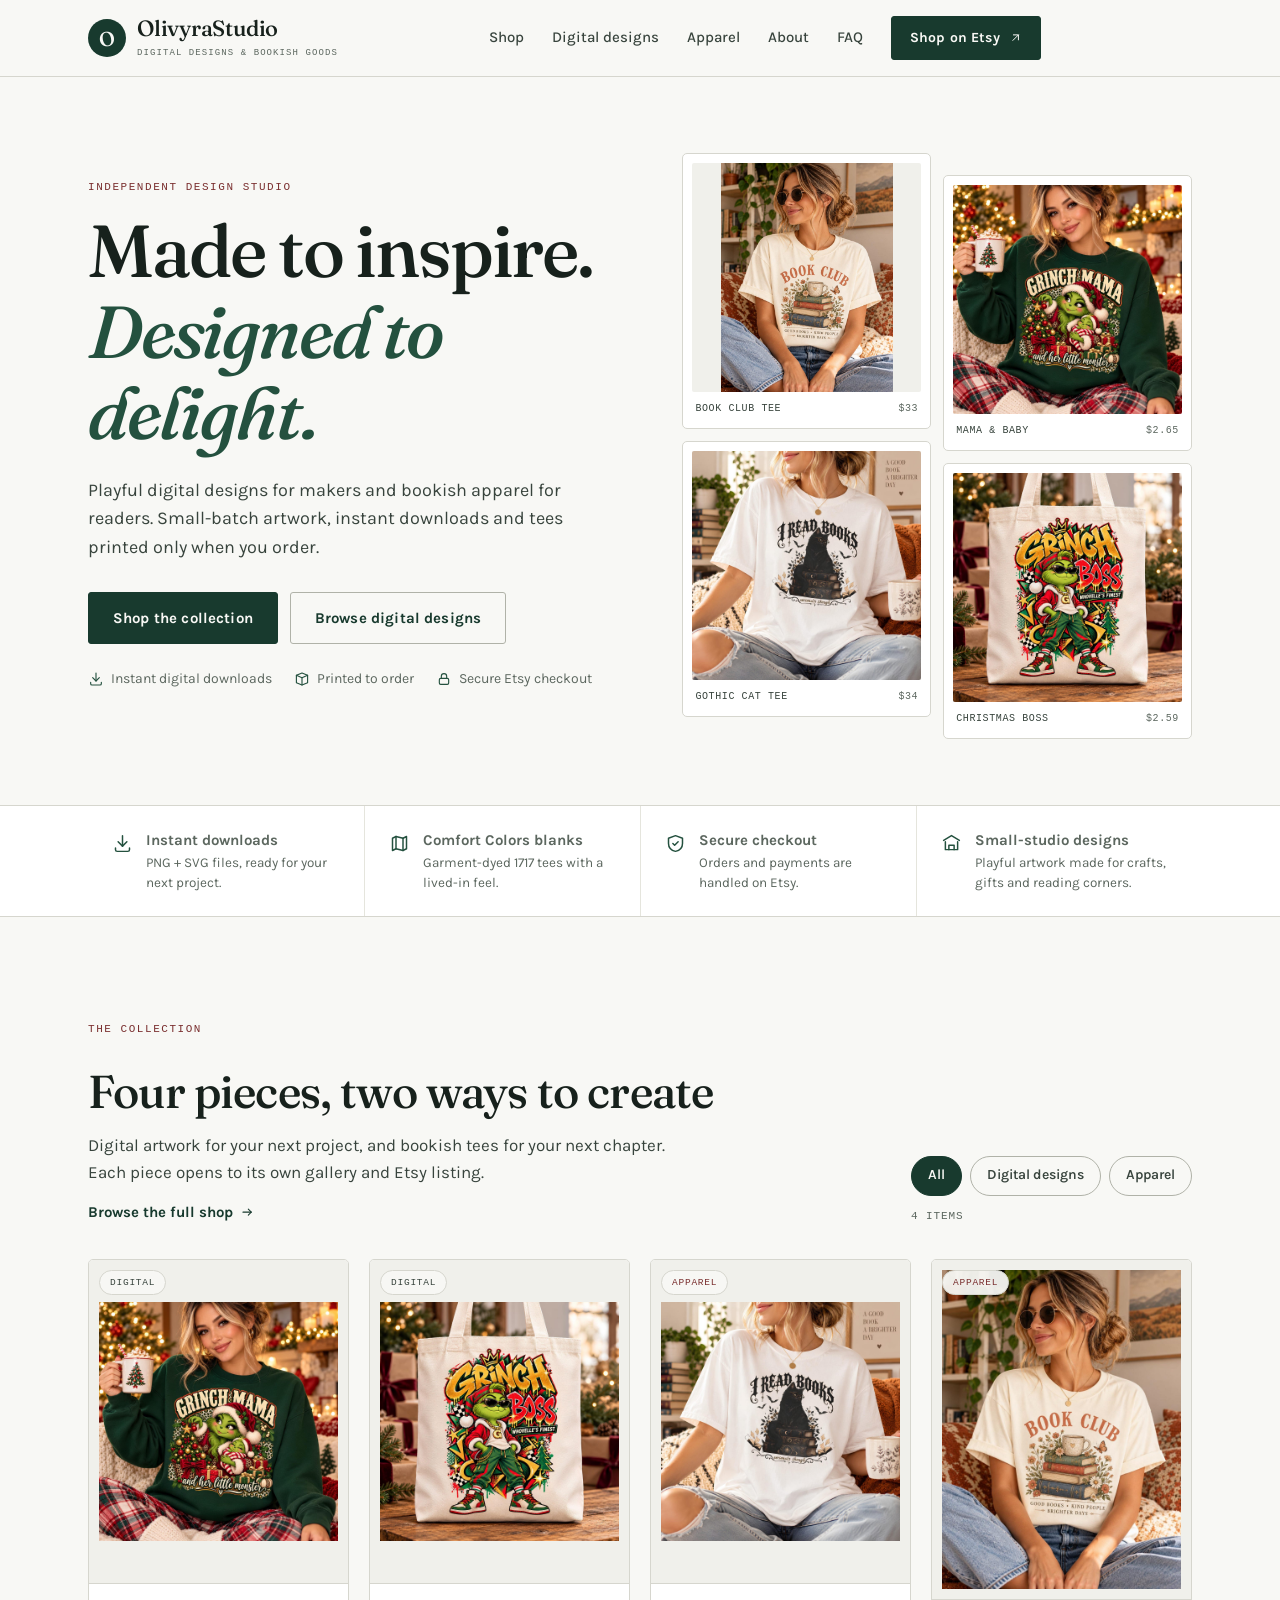
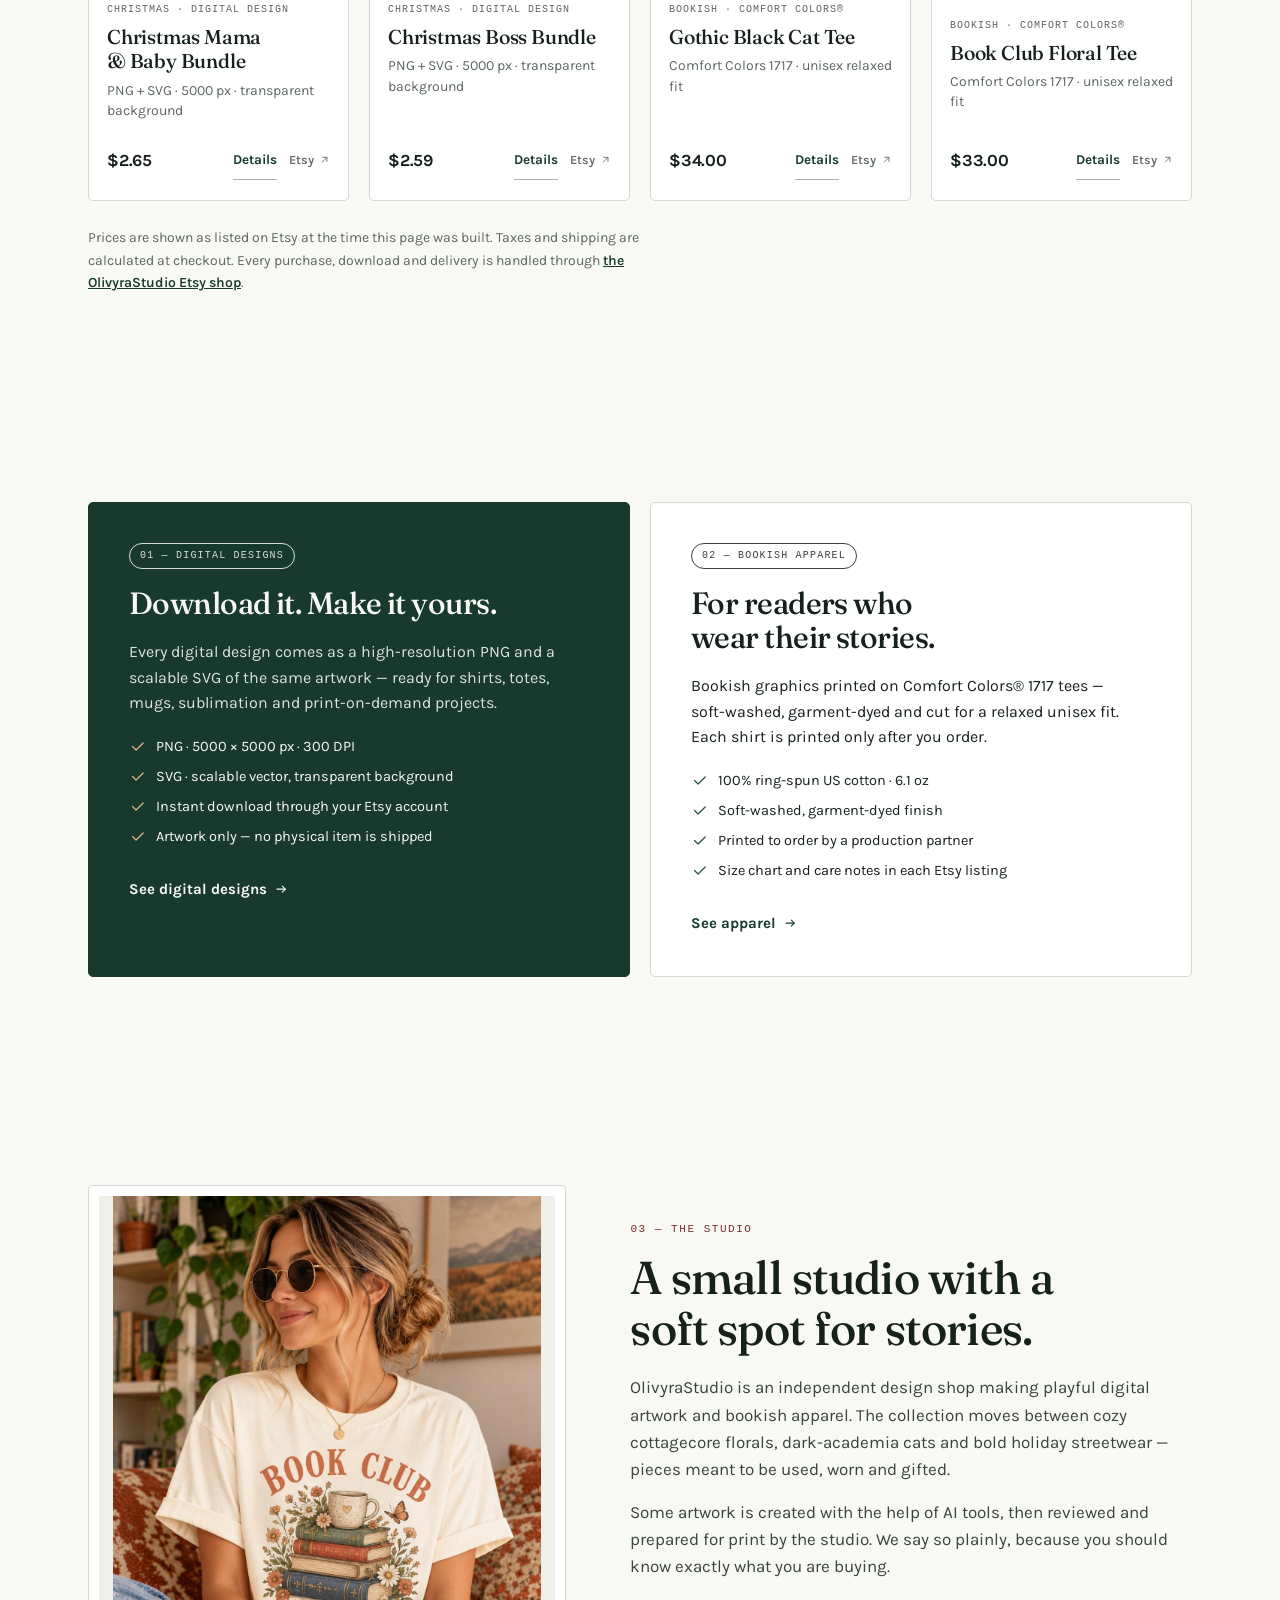
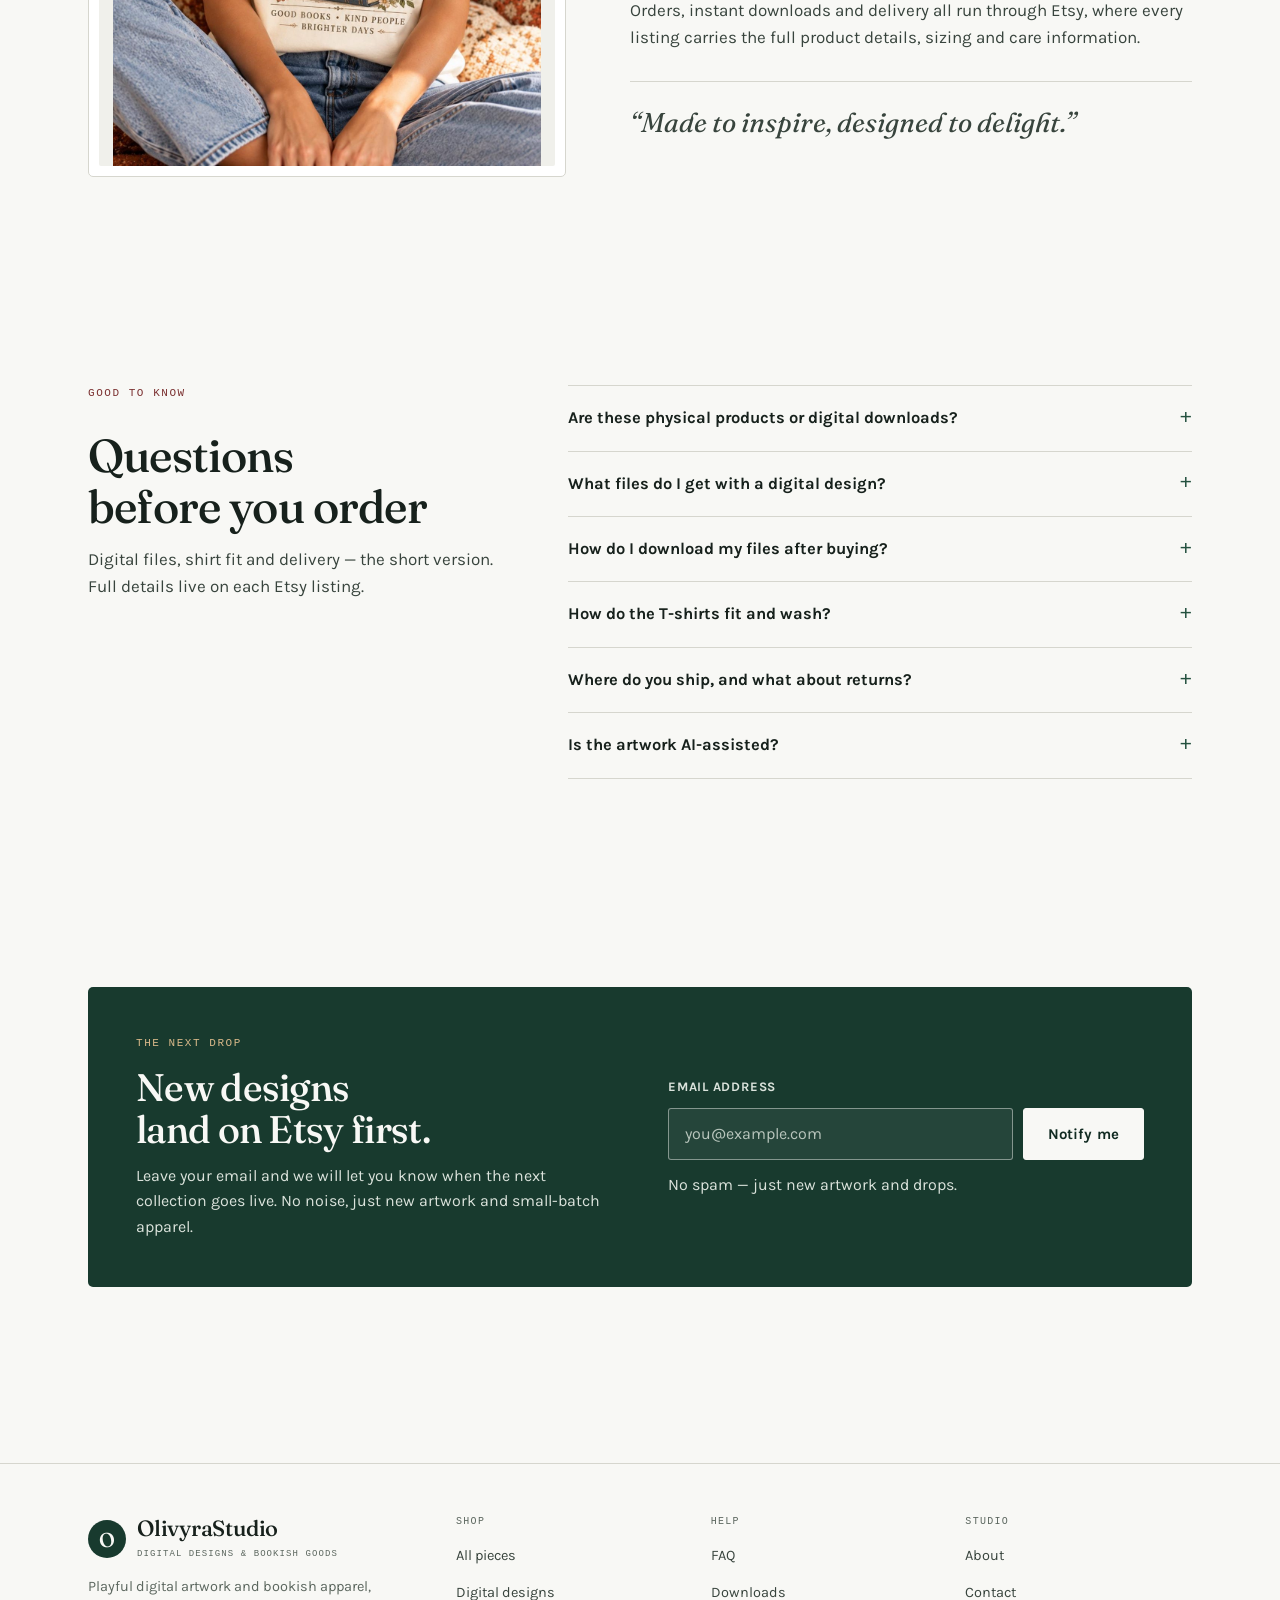
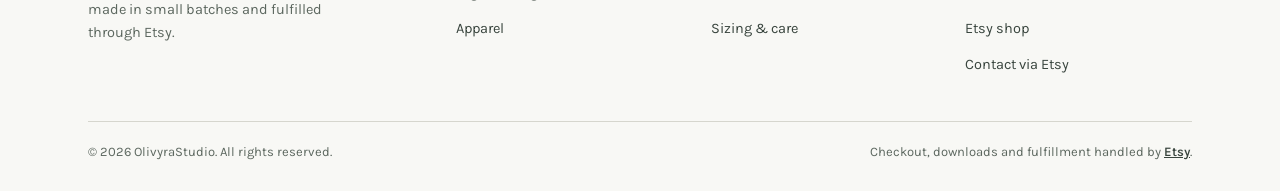
<file: index.html>
<!DOCTYPE html>
<html lang="en">
<head>
<meta charset="utf-8">
<meta name="viewport" content="width=device-width, initial-scale=1">
<meta name="description" content="OlivyraStudio — playful digital designs for makers and bookish apparel for readers. Shop PNG + SVG downloads and Comfort Colors tees on Etsy.">
<meta property="og:type" content="website">
<meta property="og:site_name" content="OlivyraStudio">
<meta property="og:title" content="OlivyraStudio — Digital designs &amp; bookish apparel">
<meta property="og:description" content="OlivyraStudio — playful digital designs for makers and bookish apparel for readers. Shop PNG + SVG downloads and Comfort Colors tees on Etsy.">
<meta property="og:image" content="https://i.etsystatic.com/34838411/r/il/d31b2a/8790265697/il_1140xN.8790265697_ecew.jpg">
<meta property="og:image:alt" content="Christmas Mama and Baby digital design: green mother-and-child illustration with leopard print accents and festive ornaments.">
<meta property="og:image:width" content="1140">
<meta property="og:image:height" content="1140">
<meta name="twitter:card" content="summary_large_image">
<meta name="twitter:title" content="OlivyraStudio — Digital designs &amp; bookish apparel">
<meta name="twitter:description" content="OlivyraStudio — playful digital designs for makers and bookish apparel for readers. Shop PNG + SVG downloads and Comfort Colors tees on Etsy.">
<meta name="twitter:image" content="https://i.etsystatic.com/34838411/r/il/d31b2a/8790265697/il_1140xN.8790265697_ecew.jpg">
<title>OlivyraStudio — Digital designs &amp; bookish apparel</title>
<link rel="icon" href="assets/favicon.svg" type="image/svg+xml">
<meta name="theme-color" content="#183a2e">
<link rel="preconnect" href="https://fonts.googleapis.com">
<link rel="preconnect" href="https://fonts.gstatic.com" crossorigin>
<link rel="preload" as="style" href="https://fonts.googleapis.com/css2?family=Fraunces:opsz,wght@9..144,400;9..144,500;9..144,600&family=Karla:wght@400;500;600;700&display=swap">
<link href="https://fonts.googleapis.com/css2?family=Fraunces:opsz,wght@9..144,400;9..144,500;9..144,600&family=Karla:wght@400;500;600;700&display=swap" rel="stylesheet">
<link rel="stylesheet" href="assets/styles.css">
</head>
<body>
<a class="skip-link" href="#main">Skip to content</a>

<header class="site-header">
  <div class="wrap">
    <div class="header-inner">
      <a class="brand" href="#top" aria-label="OlivyraStudio home">
        <span class="brand-mark" aria-hidden="true">O</span>
        <span>
          <span class="brand-name">OlivyraStudio</span>
          <span class="brand-sub">Digital designs &amp; bookish goods</span>
        </span>
      </a>

      <nav class="site-nav" aria-label="Main navigation">
        <a href="shop.html">Shop</a>
        <a href="shop.html?category=digital">Digital designs</a>
        <a href="shop.html?category=apparel">Apparel</a>
        <a href="#about">About</a>
        <a href="#faq">FAQ</a>
        <a class="btn btn--sm" href="https://www.etsy.com/shop/OlivyraStudio" target="_blank" rel="noopener">Shop on Etsy
          <svg class="od-icon arrow" viewBox="0 0 24 24" fill="none" stroke="currentColor" stroke-width="1.8" stroke-linecap="round" stroke-linejoin="round" aria-hidden="true"><path d="M7 17 17 7"/><path d="M8 7h9v9"/></svg>
        </a>
      </nav>

      <div class="header-actions">
        <button class="menu-toggle" type="button" id="nav-toggle" aria-expanded="false" aria-controls="mobile-nav">Menu</button>
      </div>
    </div>

    <nav class="mobile-nav" id="mobile-nav" aria-label="Mobile navigation" hidden>
      <ul>
        <li><a href="shop.html">Shop</a></li>
        <li><a href="shop.html?category=digital">Digital designs</a></li>
        <li><a href="shop.html?category=apparel">Apparel</a></li>
        <li><a href="#about">About</a></li>
        <li><a href="#faq">FAQ</a></li>
        <li><a class="btn" href="https://www.etsy.com/shop/OlivyraStudio" target="_blank" rel="noopener">Shop on Etsy</a></li>
      </ul>
    </nav>
  </div>
</header>

<main id="main">
  <section class="hero" id="top" aria-labelledby="hero-title">
    <div class="wrap hero-grid">
      <div>
        <span class="eyebrow">Independent design studio</span>
        <h1 id="hero-title">Made to inspire.<br><em>Designed to delight.</em></h1>
        <p class="hero-lede">
          Playful digital designs for makers and bookish apparel for readers.
          Small-batch artwork, instant downloads and tees printed only when you order.
        </p>
        <div class="hero-actions">
          <a class="btn" href="#shop">Shop the collection</a>
          <a class="btn btn--ghost" href="#shop" data-set-filter="digital">Browse digital designs</a>
        </div>
        <p class="hero-note">
          <span>
            <svg class="od-icon" viewBox="0 0 24 24" fill="none" stroke="currentColor" stroke-width="1.7" stroke-linecap="round" stroke-linejoin="round" aria-hidden="true"><path d="M12 3v12"/><path d="m7 10 5 5 5-5"/><path d="M4 17v2a2 2 0 0 0 2 2h12a2 2 0 0 0 2-2v-2"/></svg>
            Instant digital downloads
          </span>
          <span>
            <svg class="od-icon" viewBox="0 0 24 24" fill="none" stroke="currentColor" stroke-width="1.7" stroke-linecap="round" stroke-linejoin="round" aria-hidden="true"><path d="M20.4 6.5 12 3 3.6 6.5v11L12 21l8.4-3.5z"/><path d="M3.6 6.5 12 10l8.4-3.5"/><path d="M12 10v11"/></svg>
            Printed to order
          </span>
          <span>
            <svg class="od-icon" viewBox="0 0 24 24" fill="none" stroke="currentColor" stroke-width="1.7" stroke-linecap="round" stroke-linejoin="round" aria-hidden="true"><rect x="5" y="11" width="14" height="9" rx="2"/><path d="M8 11V8a4 4 0 0 1 8 0v3"/></svg>
            Secure Etsy checkout
          </span>
        </p>
      </div>

      <div class="hero-collage" aria-label="A selection of OlivyraStudio products">
        <figure class="hero-tile">
          <img src="assets/products/book-club-shirt.jpg" width="1140" height="1520" alt="" loading="eager">
          <figcaption class="hero-caption"><strong>Book Club Tee</strong><span>$33</span></figcaption>
        </figure>
        <figure class="hero-tile">
          <img src="assets/products/christmas-mama.jpg" width="1140" height="1140" alt="" loading="eager">
          <figcaption class="hero-caption"><strong>Mama &amp; Baby</strong><span>$2.65</span></figcaption>
        </figure>
        <figure class="hero-tile">
          <img src="assets/products/black-cat-shirt.jpg" width="1140" height="1140" alt="" loading="eager">
          <figcaption class="hero-caption"><strong>Gothic Cat Tee</strong><span>$34</span></figcaption>
        </figure>
        <figure class="hero-tile">
          <img src="assets/products/christmas-boss.jpg" width="1140" height="1140" alt="" loading="eager">
          <figcaption class="hero-caption"><strong>Christmas Boss</strong><span>$2.59</span></figcaption>
        </figure>
      </div>
    </div>
  </section>

  <section class="trust" aria-label="Why shop with OlivyraStudio">
    <div class="wrap">
      <div class="trust-grid">
        <div class="trust-item">
          <svg class="od-icon" viewBox="0 0 24 24" fill="none" stroke="currentColor" stroke-width="1.7" stroke-linecap="round" stroke-linejoin="round" aria-hidden="true"><path d="M12 3v12"/><path d="m7 10 5 5 5-5"/><path d="M4 17v2a2 2 0 0 0 2 2h12a2 2 0 0 0 2-2v-2"/></svg>
          <span>
            <strong>Instant downloads</strong>
            <span>PNG + SVG files, ready for your next project.</span>
          </span>
        </div>
        <div class="trust-item">
          <svg class="od-icon" viewBox="0 0 24 24" fill="none" stroke="currentColor" stroke-width="1.7" stroke-linecap="round" stroke-linejoin="round" aria-hidden="true"><path d="M8 4 4 6v14l4-2 8 2 4-2V4l-4 2z"/><path d="M8 4v14"/><path d="M16 6v14"/></svg>
          <span>
            <strong>Comfort Colors blanks</strong>
            <span>Garment-dyed 1717 tees with a lived-in feel.</span>
          </span>
        </div>
        <div class="trust-item">
          <svg class="od-icon" viewBox="0 0 24 24" fill="none" stroke="currentColor" stroke-width="1.7" stroke-linecap="round" stroke-linejoin="round" aria-hidden="true"><path d="M12 3 4 6v6c0 4.4 3.4 7.9 8 9 4.6-1.1 8-4.6 8-9V6z"/><path d="m9 12 2 2 4-4"/></svg>
          <span>
            <strong>Secure checkout</strong>
            <span>Orders and payments are handled on Etsy.</span>
          </span>
        </div>
        <div class="trust-item">
          <svg class="od-icon" viewBox="0 0 24 24" fill="none" stroke="currentColor" stroke-width="1.7" stroke-linecap="round" stroke-linejoin="round" aria-hidden="true"><path d="M21 8.5 12 3 3 8.5"/><path d="M5 10v9h14v-9"/><path d="M9 19v-5h6v5"/></svg>
          <span>
            <strong>Small-studio designs</strong>
            <span>Playful artwork made for crafts, gifts and reading corners.</span>
          </span>
        </div>
      </div>
    </div>
  </section>

  <section class="section" id="shop" aria-labelledby="shop-title">
    <div class="wrap">
      <div class="shop-head">
        <div class="section-head">
          <span class="eyebrow">The collection</span>
          <h2 id="shop-title">Four pieces, two ways to create</h2>
          <p>Digital artwork for your next project, and bookish tees for your next chapter. Each piece opens to its own gallery and Etsy listing.</p>
          <a class="text-link" href="shop.html">Browse the full shop
            <svg class="od-icon" viewBox="0 0 24 24" fill="none" stroke="currentColor" stroke-width="1.8" stroke-linecap="round" stroke-linejoin="round" aria-hidden="true"><path d="M5 12h14"/><path d="m14 7 5 5-5 5"/></svg>
          </a>
        </div>
        <div>
          <div class="filters" role="group" aria-label="Filter the collection">
            <button class="filter-btn" type="button" data-filter="all" aria-pressed="true">All</button>
            <button class="filter-btn" type="button" data-filter="digital" aria-pressed="false">Digital designs</button>
            <button class="filter-btn" type="button" data-filter="apparel" aria-pressed="false">Apparel</button>
          </div>
          <p class="shop-count" id="shop-count" aria-live="polite" style="margin-top:12px;">4 items</p>
        </div>
      </div>

      <div class="product-grid" id="product-grid">
        <article class="product-card" data-category="digital">
          <div class="product-media">
            <span class="badge">Digital</span>
            <a class="product-media-link" href="products/christmas-mama.html" aria-label="View Christmas Mama and Baby details">
              <img src="assets/products/christmas-mama.jpg" width="1140" height="1140" alt="Christmas Mama and Baby digital design: green mother-and-child illustration with leopard print accents and festive ornaments." loading="lazy">
            </a>
          </div>
          <div class="product-body">
            <span class="product-kicker">Christmas · Digital design</span>
            <h3 class="product-title"><a href="products/christmas-mama.html">Christmas Mama &amp; Baby Bundle</a></h3>
            <p class="product-detail">PNG + SVG · 5000 px · transparent background</p>
            <div class="product-foot">
              <span class="product-price">$2.65</span>
              <span class="product-actions">
                <a class="product-link" href="products/christmas-mama.html">Details</a>
                <a class="product-link product-link--muted" href="https://www.etsy.com/listing/4603210225/christmas-mama-and-baby-png-svg-bundle" target="_blank" rel="noopener" aria-label="Buy Christmas Mama and Baby Bundle on Etsy">Etsy
                  <svg class="od-icon" viewBox="0 0 24 24" fill="none" stroke="currentColor" stroke-width="1.8" stroke-linecap="round" stroke-linejoin="round" aria-hidden="true"><path d="M7 17 17 7"/><path d="M8 7h9v9"/></svg>
                </a>
              </span>
            </div>
          </div>
        </article>

        <article class="product-card" data-category="digital">
          <div class="product-media">
            <span class="badge">Digital</span>
            <a class="product-media-link" href="products/christmas-boss.html" aria-label="View Christmas Boss details">
              <img src="assets/products/christmas-boss.jpg" width="1140" height="1140" alt="Christmas Boss digital design: green holiday character with gold graffiti lettering and retro geometric details." loading="lazy">
            </a>
          </div>
          <div class="product-body">
            <span class="product-kicker">Christmas · Digital design</span>
            <h3 class="product-title"><a href="products/christmas-boss.html">Christmas Boss Bundle</a></h3>
            <p class="product-detail">PNG + SVG · 5000 px · transparent background</p>
            <div class="product-foot">
              <span class="product-price">$2.59</span>
              <span class="product-actions">
                <a class="product-link" href="products/christmas-boss.html">Details</a>
                <a class="product-link product-link--muted" href="https://www.etsy.com/listing/4603088639/christmas-boss-png-svg-bundle-green" target="_blank" rel="noopener" aria-label="Buy Christmas Boss Bundle on Etsy">Etsy
                  <svg class="od-icon" viewBox="0 0 24 24" fill="none" stroke="currentColor" stroke-width="1.8" stroke-linecap="round" stroke-linejoin="round" aria-hidden="true"><path d="M7 17 17 7"/><path d="M8 7h9v9"/></svg>
                </a>
              </span>
            </div>
          </div>
        </article>

        <article class="product-card" data-category="apparel">
          <div class="product-media">
            <span class="badge badge--apparel">Apparel</span>
            <a class="product-media-link" href="products/gothic-black-cat-tee.html" aria-label="View Gothic Black Cat Tee details">
              <img src="assets/products/black-cat-shirt.jpg" width="1140" height="1140" alt="Gothic black cat T-shirt with gold spectacles perched on antique books, reading I Read Books." loading="lazy">
            </a>
          </div>
          <div class="product-body">
            <span class="product-kicker">Bookish · Comfort Colors®</span>
            <h3 class="product-title"><a href="products/gothic-black-cat-tee.html">Gothic Black Cat Tee</a></h3>
            <p class="product-detail">Comfort Colors 1717 · unisex relaxed fit</p>
            <div class="product-foot">
              <span class="product-price">$34.00</span>
              <span class="product-actions">
                <a class="product-link" href="products/gothic-black-cat-tee.html">Details</a>
                <a class="product-link product-link--muted" href="https://www.etsy.com/listing/4601998838/gothic-black-cat-bookish-shirt-i-read" target="_blank" rel="noopener" aria-label="Buy Gothic Black Cat Tee on Etsy">Etsy
                  <svg class="od-icon" viewBox="0 0 24 24" fill="none" stroke="currentColor" stroke-width="1.8" stroke-linecap="round" stroke-linejoin="round" aria-hidden="true"><path d="M7 17 17 7"/><path d="M8 7h9v9"/></svg>
                </a>
              </span>
            </div>
          </div>
        </article>

        <article class="product-card" data-category="apparel">
          <div class="product-media">
            <span class="badge badge--apparel">Apparel</span>
            <a class="product-media-link" href="products/book-club-tee.html" aria-label="View Book Club Floral Tee details">
              <img src="assets/products/book-club-shirt.jpg" width="1140" height="1520" alt="Ivory book club T-shirt with vintage floral books, a coffee mug and a butterfly, reading Good Books Kind People Brighter Days." loading="lazy">
            </a>
          </div>
          <div class="product-body">
            <span class="product-kicker">Bookish · Comfort Colors®</span>
            <h3 class="product-title"><a href="products/book-club-tee.html">Book Club Floral Tee</a></h3>
            <p class="product-detail">Comfort Colors 1717 · unisex relaxed fit</p>
            <div class="product-foot">
              <span class="product-price">$33.00</span>
              <span class="product-actions">
                <a class="product-link" href="products/book-club-tee.html">Details</a>
                <a class="product-link product-link--muted" href="https://www.etsy.com/listing/4601437960/book-club-shirt-vintage-floral-book" target="_blank" rel="noopener" aria-label="Buy Book Club Floral Tee on Etsy">Etsy
                  <svg class="od-icon" viewBox="0 0 24 24" fill="none" stroke="currentColor" stroke-width="1.8" stroke-linecap="round" stroke-linejoin="round" aria-hidden="true"><path d="M7 17 17 7"/><path d="M8 7h9v9"/></svg>
                </a>
              </span>
            </div>
          </div>
        </article>
      </div>

      <p class="shop-note">Prices are shown as listed on Etsy at the time this page was built. Taxes and shipping are calculated at checkout. Every purchase, download and delivery is handled through <a href="https://www.etsy.com/shop/OlivyraStudio" target="_blank" rel="noopener">the OlivyraStudio Etsy shop</a>.</p>
    </div>
  </section>

  <section class="section" aria-label="Product categories">
    <div class="wrap">
      <div class="panels">
        <div class="panel panel--dark on-dark" id="digital">
          <span class="panel-tag">01 — Digital designs</span>
          <h3>Download it. Make it yours.</h3>
          <p>Every digital design comes as a high-resolution PNG and a scalable SVG of the same artwork — ready for shirts, totes, mugs, sublimation and print-on-demand projects.</p>
          <ul class="spec-list">
            <li>
              <svg class="od-icon" viewBox="0 0 24 24" fill="none" stroke="currentColor" stroke-width="1.7" stroke-linecap="round" stroke-linejoin="round" aria-hidden="true"><path d="m5 12 5 5L20 7"/></svg>
              PNG · 5000 × 5000 px · 300 DPI
            </li>
            <li>
              <svg class="od-icon" viewBox="0 0 24 24" fill="none" stroke="currentColor" stroke-width="1.7" stroke-linecap="round" stroke-linejoin="round" aria-hidden="true"><path d="m5 12 5 5L20 7"/></svg>
              SVG · scalable vector, transparent background
            </li>
            <li>
              <svg class="od-icon" viewBox="0 0 24 24" fill="none" stroke="currentColor" stroke-width="1.7" stroke-linecap="round" stroke-linejoin="round" aria-hidden="true"><path d="m5 12 5 5L20 7"/></svg>
              Instant download through your Etsy account
            </li>
            <li>
              <svg class="od-icon" viewBox="0 0 24 24" fill="none" stroke="currentColor" stroke-width="1.7" stroke-linecap="round" stroke-linejoin="round" aria-hidden="true"><path d="m5 12 5 5L20 7"/></svg>
              Artwork only — no physical item is shipped
            </li>
          </ul>
          <a class="text-link" href="#shop" data-set-filter="digital">See digital designs
            <svg class="od-icon" viewBox="0 0 24 24" fill="none" stroke="currentColor" stroke-width="1.8" stroke-linecap="round" stroke-linejoin="round" aria-hidden="true"><path d="M5 12h14"/><path d="m14 7 5 5-5 5"/></svg>
          </a>
        </div>

        <div class="panel panel--light" id="apparel">
          <span class="panel-tag">02 — Bookish apparel</span>
          <h3>For readers who wear their stories.</h3>
          <p>Bookish graphics printed on Comfort Colors® 1717 tees — soft-washed, garment-dyed and cut for a relaxed unisex fit. Each shirt is printed only after you order.</p>
          <ul class="spec-list">
            <li>
              <svg class="od-icon" viewBox="0 0 24 24" fill="none" stroke="currentColor" stroke-width="1.7" stroke-linecap="round" stroke-linejoin="round" aria-hidden="true"><path d="m5 12 5 5L20 7"/></svg>
              100% ring-spun US cotton · 6.1 oz
            </li>
            <li>
              <svg class="od-icon" viewBox="0 0 24 24" fill="none" stroke="currentColor" stroke-width="1.7" stroke-linecap="round" stroke-linejoin="round" aria-hidden="true"><path d="m5 12 5 5L20 7"/></svg>
              Soft-washed, garment-dyed finish
            </li>
            <li>
              <svg class="od-icon" viewBox="0 0 24 24" fill="none" stroke="currentColor" stroke-width="1.7" stroke-linecap="round" stroke-linejoin="round" aria-hidden="true"><path d="m5 12 5 5L20 7"/></svg>
              Printed to order by a production partner
            </li>
            <li>
              <svg class="od-icon" viewBox="0 0 24 24" fill="none" stroke="currentColor" stroke-width="1.7" stroke-linecap="round" stroke-linejoin="round" aria-hidden="true"><path d="m5 12 5 5L20 7"/></svg>
              Size chart and care notes in each Etsy listing
            </li>
          </ul>
          <a class="text-link" href="#shop" data-set-filter="apparel">See apparel
            <svg class="od-icon" viewBox="0 0 24 24" fill="none" stroke="currentColor" stroke-width="1.8" stroke-linecap="round" stroke-linejoin="round" aria-hidden="true"><path d="M5 12h14"/><path d="m14 7 5 5-5 5"/></svg>
          </a>
        </div>
      </div>
    </div>
  </section>

  <section class="section" id="about" aria-labelledby="about-title">
    <div class="wrap">
      <div class="about-grid">
        <div class="about-media">
          <img src="assets/products/book-club-shirt.jpg" width="1140" height="1520" alt="The Book Club Floral Tee: an ivory Comfort Colors shirt with antique books, wildflowers, a coffee mug and a butterfly." loading="lazy">
        </div>
        <div class="about-copy">
          <span class="eyebrow">03 — The studio</span>
          <h2 id="about-title">A small studio with a soft spot for stories.</h2>
          <p>OlivyraStudio is an independent design shop making playful digital artwork and bookish apparel. The collection moves between cozy cottagecore florals, dark-academia cats and bold holiday streetwear — pieces meant to be used, worn and gifted.</p>
          <p>Some artwork is created with the help of AI tools, then reviewed and prepared for print by the studio. We say so plainly, because you should know exactly what you are buying.</p>
          <p>Orders, instant downloads and delivery all run through Etsy, where every listing carries the full product details, sizing and care information.</p>
          <p class="pullquote">“Made to inspire, designed to delight.”</p>
        </div>
      </div>
    </div>
  </section>

  <section class="section" id="faq" aria-labelledby="faq-title">
    <div class="wrap faq-wrap">
      <div class="faq-intro">
        <div class="section-head">
          <span class="eyebrow">Good to know</span>
          <h2 id="faq-title">Questions before you order</h2>
          <p>Digital files, shirt fit and delivery — the short version. Full details live on each Etsy listing.</p>
        </div>
      </div>

      <div class="faq">
        <details>
          <summary>Are these physical products or digital downloads?</summary>
          <p>Both exist in the shop. The Christmas designs are digital downloads delivered instantly through Etsy. The bookish tees are physical garments printed to order and fulfilled through Etsy.</p>
        </details>
        <details>
          <summary>What files do I get with a digital design?</summary>
          <p>Each design includes two files of the same artwork: one PNG at 5000 × 5000 px, 300 DPI with a transparent background, and one SVG in scalable vector format. Both are intended for compatible design, cutting and print software.</p>
        </details>
        <details>
          <summary>How do I download my files after buying?</summary>
          <p>Open your Etsy account, go to Purchases and Reviews, find the order and choose Download Files. Digital downloads are accessed through a web browser rather than the Etsy mobile app.</p>
        </details>
        <details>
          <summary>How do the T-shirts fit and wash?</summary>
          <p>The tees are unisex Comfort Colors 1717 with a relaxed fit — choose your usual size, or size up for an oversized look. Check the size chart in each listing. Machine wash cold, inside out, with mild detergent; do not bleach; tumble dry low or hang dry; do not iron directly over the print.</p>
        </details>
        <details>
          <summary>Where do you ship, and what about returns?</summary>
          <p>Apparel is printed to order and fulfilled through Etsy. Delivery estimates, shipping costs and return eligibility are shown on each Etsy listing and at checkout, so you can review them before ordering.</p>
        </details>
        <details>
          <summary>Is the artwork AI-assisted?</summary>
          <p>Some designs are created with the assistance of AI tools, then reviewed and prepared for print by the studio. This is stated on the relevant Etsy listings as well.</p>
        </details>
      </div>
    </div>
  </section>

  <section class="section" aria-labelledby="newsletter-title">
    <div class="wrap">
      <div class="newsletter on-dark">
        <div class="newsletter-grid">
          <div>
            <span class="eyebrow">The next drop</span>
            <h2 id="newsletter-title">New designs land on Etsy first.</h2>
            <p>Leave your email and we will let you know when the next collection goes live. No noise, just new artwork and small-batch apparel.</p>
          </div>
          <div>
            <form class="newsletter-form" id="signup-form" name="newsletter" netlify netlify-honeypot="bot-field" data-netlify="true" novalidate>
              <div class="nf-hidden" aria-hidden="true">
                <label>Don't fill this out: <input name="bot-field"></label>
              </div>
              <label for="email">Email address</label>
              <div class="newsletter-row">
                <input type="email" id="email" name="email" autocomplete="email" placeholder="you@example.com" aria-describedby="email-error email-note">
                <button class="btn btn--light" type="submit">Notify me</button>
              </div>
              <p class="form-error" id="email-error" role="alert" hidden>Please enter a valid email address, for example you@example.com.</p>
              <p class="form-note" id="email-note">No spam — just new artwork and drops.</p>
            </form>
            <div class="form-success" id="form-success" tabindex="-1" hidden>
              <h3>You are on the list.</h3>
              <p>We’ll let you know when the next collection goes live on Etsy. Check your inbox!</p>
              <button class="btn btn--light btn--sm" type="button" id="signup-reset">Use another address</button>
            </div>
          </div>
        </div>
      </div>
    </div>
  </section>
</main>

<footer class="site-footer">
  <div class="wrap">
    <div class="footer-grid">
      <div class="footer-brand">
        <a class="brand" href="#top" aria-label="Back to top">
          <span class="brand-mark" aria-hidden="true">O</span>
          <span>
            <span class="brand-name">OlivyraStudio</span>
            <span class="brand-sub">Digital designs &amp; bookish goods</span>
          </span>
        </a>
        <p>Playful digital artwork and bookish apparel, made in small batches and fulfilled through Etsy.</p>
      </div>
      <div class="footer-col">
        <h3>Shop</h3>
        <ul>
          <li><a href="shop.html">All pieces</a></li>
          <li><a href="shop.html?category=digital">Digital designs</a></li>
          <li><a href="shop.html?category=apparel">Apparel</a></li>
        </ul>
      </div>
      <div class="footer-col">
        <h3>Help</h3>
        <ul>
          <li><a href="#faq">FAQ</a></li>
          <li><a href="#faq">Downloads</a></li>
          <li><a href="#faq">Sizing &amp; care</a></li>
        </ul>
      </div>
      <div class="footer-col">
        <h3>Studio</h3>
        <ul>
          <li><a href="#about">About</a></li>
          <li><a href="contact.html">Contact</a></li>
          <li><a href="https://www.etsy.com/shop/OlivyraStudio" target="_blank" rel="noopener">Etsy shop</a></li>
          <li><a href="https://www.etsy.com/shop/OlivyraStudio" target="_blank" rel="noopener">Contact via Etsy</a></li>
        </ul>
      </div>
    </div>
    <div class="footer-bottom">
      <span>© 2026 OlivyraStudio. All rights reserved.</span>
      <span>Checkout, downloads and fulfillment handled by <a href="https://www.etsy.com/shop/OlivyraStudio" target="_blank" rel="noopener">Etsy</a>.</span>
    </div>
  </div>
</footer>

<script src="assets/site.js" defer></script>
</body>
</html>
</file>
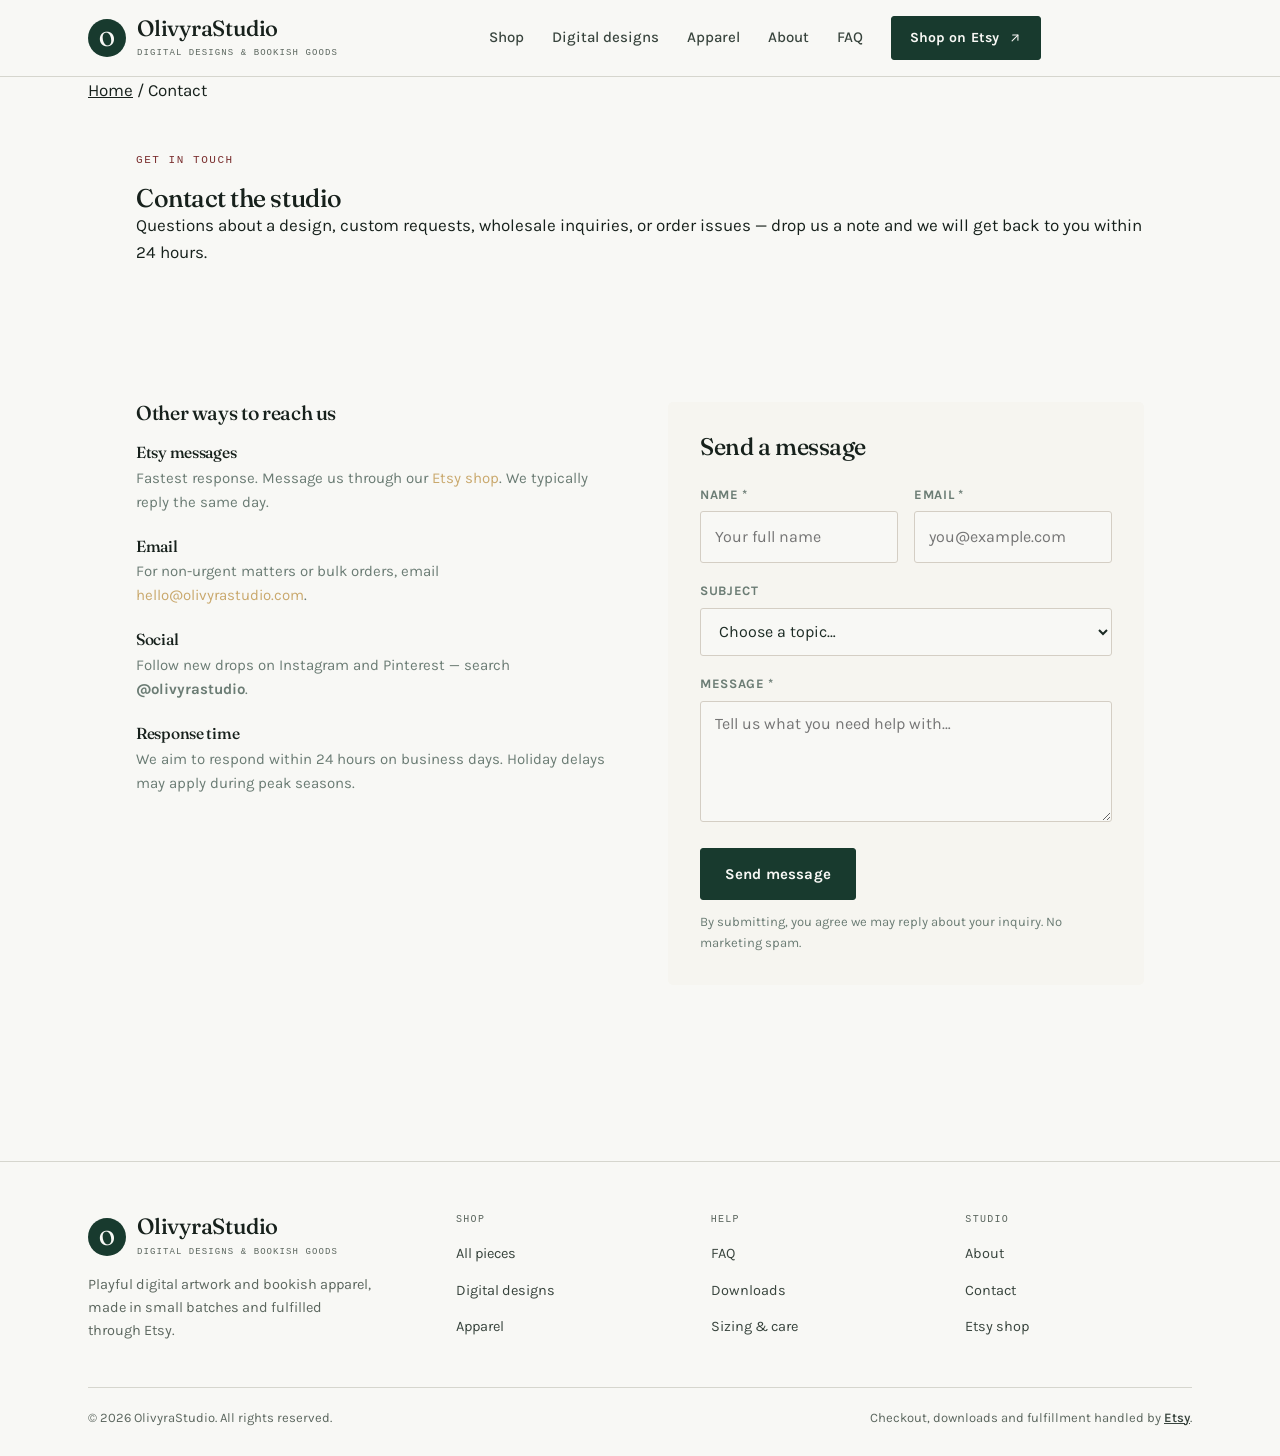
<file: contact.html>
<!DOCTYPE html>
<html lang="en">
<head>
<meta charset="utf-8">
<meta name="viewport" content="width=device-width, initial-scale=1">
<meta name="description" content="Contact OlivyraStudio — reach out about custom designs, wholesale, or order questions. We reply within 24 hours.">
<meta property="og:type" content="website">
<meta property="og:site_name" content="OlivyraStudio">
<meta property="og:title" content="Contact — OlivyraStudio">
<meta property="og:description" content="Reach out about custom designs, wholesale, or order questions. We reply within 24 hours.">
<meta name="twitter:card" content="summary_large_image">
<title>Contact — OlivyraStudio</title>
<link rel="icon" href="assets/favicon.svg" type="image/svg+xml">
<meta name="theme-color" content="#183a2e">
<link rel="preconnect" href="https://fonts.googleapis.com">
<link rel="preconnect" href="https://fonts.gstatic.com" crossorigin>
<link rel="preload" as="style" href="https://fonts.googleapis.com/css2?family=Fraunces:opsz,wght@9..144,400;9..144,500;9..144,600&family=Karla:wght@400;500;600;700&display=swap">
<link href="https://fonts.googleapis.com/css2?family=Fraunces:opsz,wght@9..144,400;9..144,500;9..144,600&family=Karla:wght@400;500;600;700&display=swap" rel="stylesheet">
<link rel="stylesheet" href="assets/styles.css">
<style>
.contact-hero { padding: 48px 0 32px; }
.contact-grid {
  display: grid; gap: 40px; align-items: start;
}
@media (min-width: 900px) { .contact-grid { grid-template-columns: 1fr 1fr; gap: 56px; } }
.contact-info h2 { font-size: 1.25rem; margin-bottom: 20px; }
.contact-method { margin-bottom: 24px; }
.contact-method h3 { font-size: 1rem; margin-bottom: 4px; }
.contact-method p { color: #6b7c74; font-size: 0.9375rem; line-height: 1.6; }
.contact-method a { color: var(--accent, #c9a86c); text-decoration: none; }
.contact-method a:hover { text-decoration: underline; }
.contact-form-card {
  background: var(--surface, #f6f5f0);
  border-radius: var(--r-md, 12px);
  padding: 32px;
}
.contact-form-card h2 { font-size: 1.5rem; margin-bottom: 24px; }
.cf-group { margin-bottom: 18px; }
.cf-group label {
  display: block; font-size: 13px; font-weight: 700;
  letter-spacing: 0.05em; text-transform: uppercase;
  color: #6b7c74; margin-bottom: 6px;
}
.cf-group input, .cf-group textarea, .cf-group select {
  width: 100%; min-height: 48px; padding: 12px 14px;
  border: 1.5px solid var(--border, #d4cec4); border-radius: var(--r-sm, 8px);
  background: var(--paper, #fafaf7); color: var(--text, #1c2b24);
  font-size: 16px; font-family: inherit; transition: border-color 150ms ease;
}
.cf-group input:focus, .cf-group textarea:focus, .cf-group select:focus {
  outline: none; border-color: var(--accent, #c9a86c);
}
.cf-group textarea { min-height: 120px; resize: vertical; }
.cf-row { display: grid; grid-template-columns: 1fr 1fr; gap: 16px; }
@media (max-width: 500px) { .cf-row { grid-template-columns: 1fr; } }
.cf-success { display: none; padding: 16px; border-radius: var(--r-sm, 8px); margin-top: 16px; background: #e8f5e9; color: #2e7d32; }
.cf-error { display: none; padding: 16px; border-radius: var(--r-sm, 8px); margin-top: 16px; background: #ffebee; color: #c62828; }
.cf-note { font-size: 13px; color: #6b7c74; margin-top: 12px; }
</style>
</head>
<body>
<a class="skip-link" href="#main">Skip to content</a>

<header class="site-header">
  <div class="wrap">
    <div class="header-inner">
      <a class="brand" href="index.html" aria-label="OlivyraStudio home">
        <span class="brand-mark" aria-hidden="true">O</span>
        <span>
          <span class="brand-name">OlivyraStudio</span>
          <span class="brand-sub">Digital designs &amp; bookish goods</span>
        </span>
      </a>
      <nav class="site-nav" aria-label="Main navigation">
        <a href="shop.html">Shop</a>
        <a href="shop.html?category=digital">Digital designs</a>
        <a href="shop.html?category=apparel">Apparel</a>
        <a href="index.html#about">About</a>
        <a href="index.html#faq">FAQ</a>
        <a class="btn btn--sm" href="https://www.etsy.com/shop/OlivyraStudio" target="_blank" rel="noopener">Shop on Etsy
          <svg class="od-icon" viewBox="0 0 24 24" fill="none" stroke="currentColor" stroke-width="1.8" stroke-linecap="round" stroke-linejoin="round" aria-hidden="true"><path d="M7 17 17 7"/><path d="M8 7h9v9"/></svg>
        </a>
      </nav>
      <div class="header-actions">
        <button class="menu-toggle" type="button" id="nav-toggle" aria-expanded="false" aria-controls="mobile-nav">Menu</button>
      </div>
    </div>
    <nav class="mobile-nav" id="mobile-nav" aria-label="Mobile navigation" hidden>
      <ul>
        <li><a href="shop.html">Shop</a></li>
        <li><a href="shop.html?category=digital">Digital designs</a></li>
        <li><a href="shop.html?category=apparel">Apparel</a></li>
        <li><a href="index.html#about">About</a></li>
        <li><a href="index.html#faq">FAQ</a></li>
        <li><a class="btn" href="https://www.etsy.com/shop/OlivyraStudio" target="_blank" rel="noopener">Shop on Etsy</a></li>
      </ul>
    </nav>
  </div>
</header>

<main id="main">
  <div class="wrap">
    <nav class="breadcrumb" aria-label="Breadcrumb">
      <a href="index.html">Home</a>
      <span aria-hidden="true">/</span>
      <span aria-current="page">Contact</span>
    </nav>

    <section class="contact-hero section" aria-labelledby="contact-title">
      <div class="wrap">
        <span class="eyebrow">Get in touch</span>
        <h1 id="contact-title">Contact the studio</h1>
        <p>Questions about a design, custom requests, wholesale inquiries, or order issues — drop us a note and we will get back to you within 24 hours.</p>
      </div>
    </section>

    <section class="section" aria-labelledby="contact-section-title">
      <div class="wrap">
        <div class="contact-grid">
          <div class="contact-info">
            <h2>Other ways to reach us</h2>
            <div class="contact-method">
              <h3>Etsy messages</h3>
              <p>Fastest response. Message us through our <a href="https://www.etsy.com/shop/OlivyraStudio" target="_blank" rel="noopener">Etsy shop</a>. We typically reply the same day.</p>
            </div>
            <div class="contact-method">
              <h3>Email</h3>
              <p>For non-urgent matters or bulk orders, email <a href="mailto:hello@olivyrastudio.com">hello@olivyrastudio.com</a>.</p>
            </div>
            <div class="contact-method">
              <h3>Social</h3>
              <p>Follow new drops on Instagram and Pinterest — search <strong>@olivyrastudio</strong>.</p>
            </div>
            <div class="contact-method">
              <h3>Response time</h3>
              <p>We aim to respond within 24 hours on business days. Holiday delays may apply during peak seasons.</p>
            </div>
          </div>
          <div class="contact-form-card">
            <h2>Send a message</h2>
            <form name="contact" netlify netlify-honeypot="bot-field" data-netlify="true" id="contact-form">
              <input type="hidden" name="form-name" value="contact">
              <div class="cf-error" id="cf-error" role="alert"></div>
              <div class="cf-success" id="cf-success" tabindex="-1">
                <strong>Message sent!</strong> Thank you for reaching out. We will get back to you shortly.
              </div>
              <div class="cf-row">
                <div class="cf-group">
                  <label for="cf-name">Name *</label>
                  <input type="text" id="cf-name" name="name" required autocomplete="name" placeholder="Your full name">
                </div>
                <div class="cf-group">
                  <label for="cf-email">Email *</label>
                  <input type="email" id="cf-email" name="email" required autocomplete="email" placeholder="you@example.com">
                </div>
              </div>
              <div class="cf-group">
                <label for="cf-subject">Subject</label>
                <select id="cf-subject" name="subject">
                  <option value="">Choose a topic…</option>
                  <option value="order">Order question</option>
                  <option value="custom">Custom design request</option>
                  <option value="wholesale">Wholesale / bulk order</option>
                  <option value="digital">Digital download issue</option>
                  <option value="other">Other</option>
                </select>
              </div>
              <div class="cf-group">
                <label for="cf-message">Message *</label>
                <textarea id="cf-message" name="message" required placeholder="Tell us what you need help with…" rows="5"></textarea>
              </div>
              <div class="cf-group" style="display:none">
                <label>Don't fill this: <input name="bot-field"></label>
              </div>
              <button class="btn btn--block" type="submit" id="cf-submit-btn">Send message</button>
              <p class="cf-note">By submitting, you agree we may reply about your inquiry. No marketing spam.</p>
            </form>
          </div>
        </div>
      </div>
    </section>
  </div>
</main>

<footer class="site-footer">
  <div class="wrap">
    <div class="footer-grid">
      <div class="footer-brand">
        <a class="brand" href="index.html" aria-label="OlivyraStudio home">
          <span class="brand-mark" aria-hidden="true">O</span>
          <span>
            <span class="brand-name">OlivyraStudio</span>
            <span class="brand-sub">Digital designs &amp; bookish goods</span>
          </span>
        </a>
        <p>Playful digital artwork and bookish apparel, made in small batches and fulfilled through Etsy.</p>
      </div>
      <div class="footer-col">
        <h3>Shop</h3>
        <ul>
          <li><a href="shop.html">All pieces</a></li>
          <li><a href="shop.html?category=digital">Digital designs</a></li>
          <li><a href="shop.html?category=apparel">Apparel</a></li>
        </ul>
      </div>
      <div class="footer-col">
        <h3>Help</h3>
        <ul>
          <li><a href="index.html#faq">FAQ</a></li>
          <li><a href="index.html#faq">Downloads</a></li>
          <li><a href="index.html#faq">Sizing &amp; care</a></li>
        </ul>
      </div>
      <div class="footer-col">
        <h3>Studio</h3>
        <ul>
          <li><a href="index.html#about">About</a></li>
          <li><a href="contact.html">Contact</a></li>
          <li><a href="https://www.etsy.com/shop/OlivyraStudio" target="_blank" rel="noopener">Etsy shop</a></li>
        </ul>
      </div>
    </div>
    <div class="footer-bottom">
      <span>© 2026 OlivyraStudio. All rights reserved.</span>
      <span>Checkout, downloads and fulfillment handled by <a href="https://www.etsy.com/shop/OlivyraStudio" target="_blank" rel="noopener">Etsy</a>.</span>
    </div>
  </div>
</footer>

<script src="assets/site.js" defer></script>
<script>
(function () {
  var form = document.getElementById('contact-form');
  var successEl = document.getElementById('cf-success');
  var errorEl = document.getElementById('cf-error');
  var submitBtn = document.getElementById('cf-submit-btn');
  if (!form) return;
  form.addEventListener('submit', function (e) {
    e.preventDefault();
    errorEl.style.display = 'none';
    successEl.style.display = 'none';
    submitBtn.disabled = true;
    submitBtn.textContent = 'Sending…';
    var fd = new FormData(form);
    fetch('/', {
      method: 'POST',
      headers: { 'Content-Type': 'application/x-www-form-urlencoded' },
      body: new URLSearchParams({
        'form-name': 'contact',
        name: fd.get('name'),
        email: fd.get('email'),
        subject: fd.get('subject') || '',
        message: fd.get('message')
      }).toString()
    })
    .then(function (res) {
      if (!res.ok) throw new Error('fail');
      successEl.style.display = 'block';
      form.reset();
      submitBtn.textContent = 'Send message';
      submitBtn.disabled = false;
    })
    .catch(function () {
      errorEl.textContent = 'Something went wrong. Please try again or message us on Etsy.';
      errorEl.style.display = 'block';
      submitBtn.textContent = 'Send message';
      submitBtn.disabled = false;
    });
  });
})();
</script>
</body>
</html>
</file>
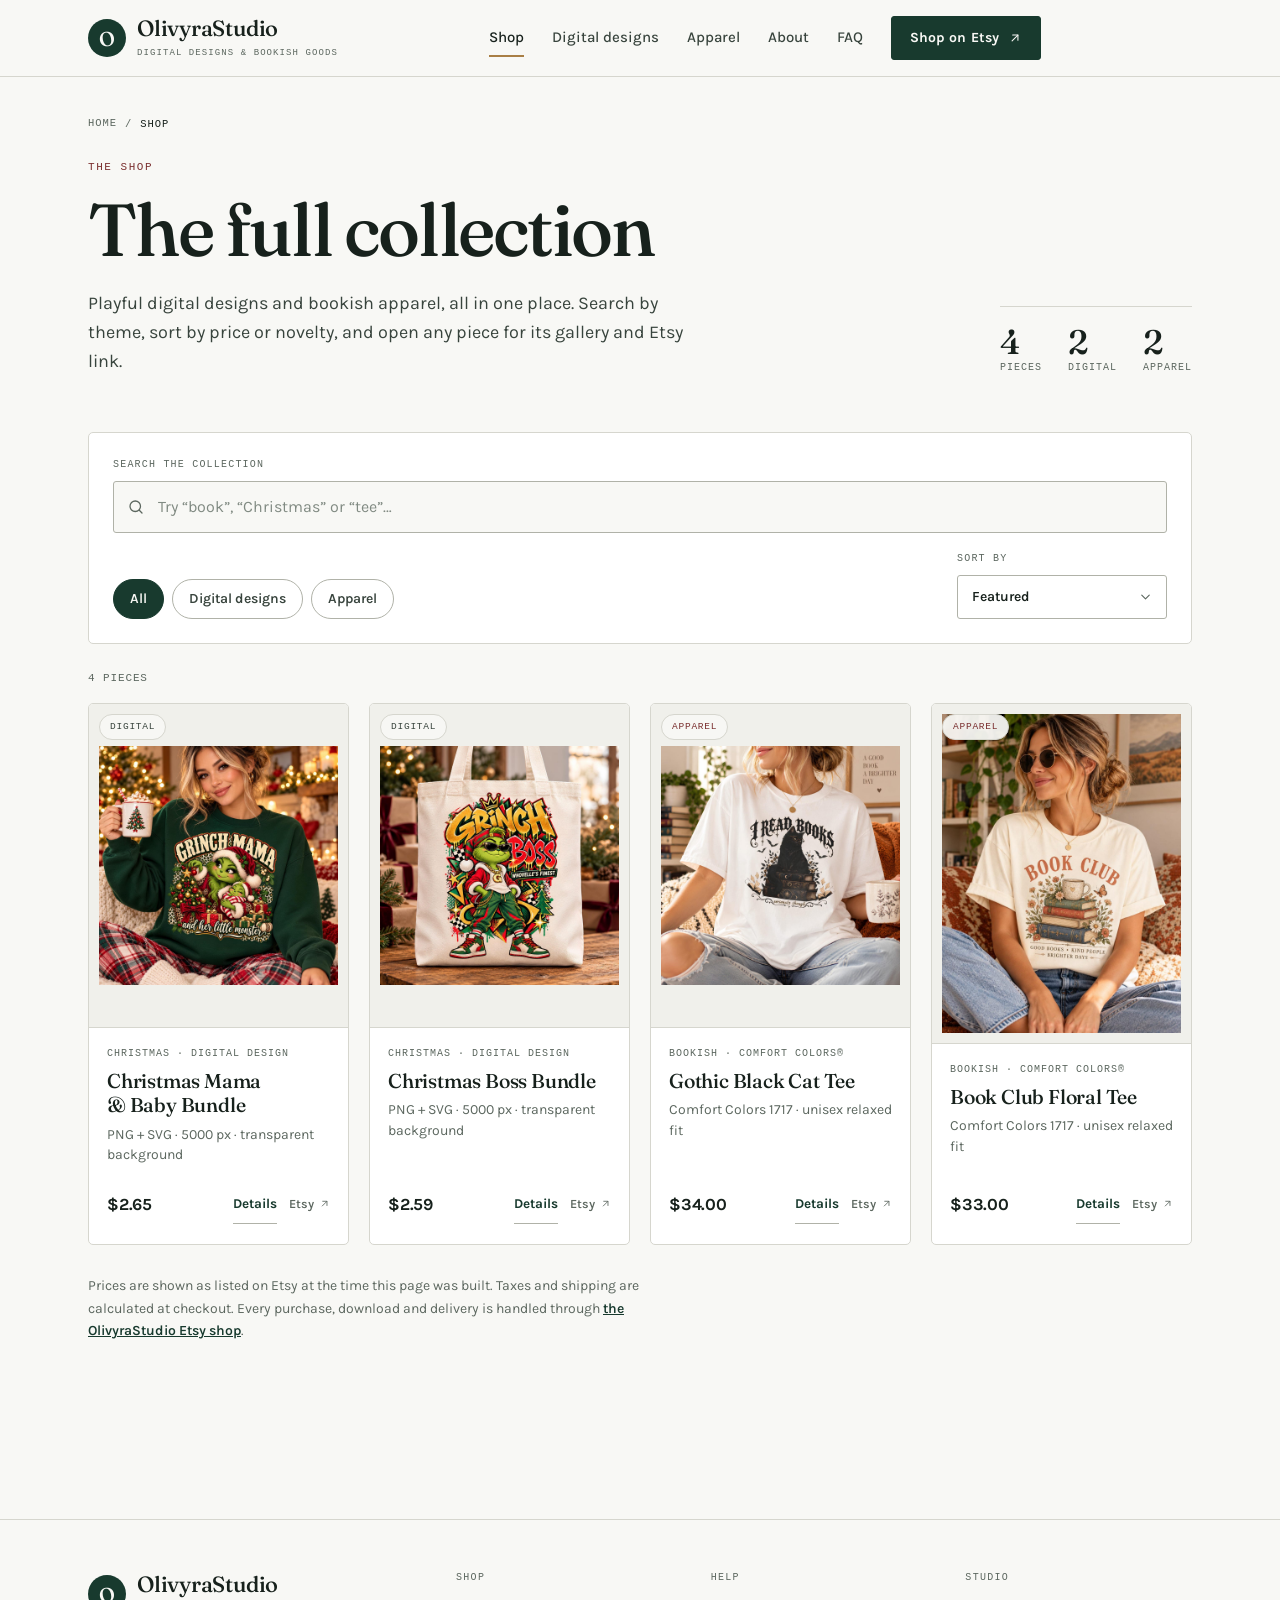
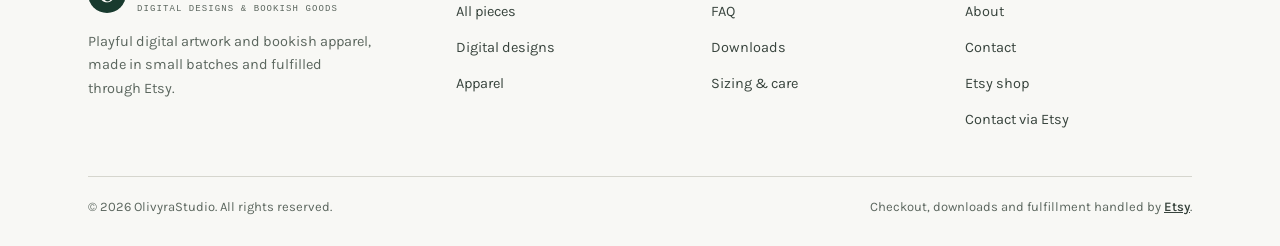
<file: shop.html>
<!DOCTYPE html>
<html lang="en">
<head>
<meta charset="utf-8">
<meta name="viewport" content="width=device-width, initial-scale=1">
<meta name="description" content="Shop the full OlivyraStudio collection — playful Christmas PNG + SVG designs and bookish Comfort Colors apparel. Search by theme and sort by price or novelty.">
<meta property="og:type" content="website">
<meta property="og:site_name" content="OlivyraStudio">
<meta property="og:title" content="Shop the collection — OlivyraStudio">
<meta property="og:description" content="Shop the full OlivyraStudio collection — playful Christmas PNG + SVG designs and bookish Comfort Colors apparel. Search by theme and sort by price or novelty.">
<meta property="og:image" content="https://i.etsystatic.com/34838411/r/il/739a9f/8779573833/il_1140xN.8779573833_9l4e.jpg">
<meta property="og:image:alt" content="Gothic black cat T-shirt with gold spectacles perched on antique books, reading I Read Books.">
<meta property="og:image:width" content="1140">
<meta property="og:image:height" content="1140">
<meta name="twitter:card" content="summary_large_image">
<meta name="twitter:title" content="Shop the collection — OlivyraStudio">
<meta name="twitter:description" content="Shop the full OlivyraStudio collection — playful Christmas PNG + SVG designs and bookish Comfort Colors apparel. Search by theme and sort by price or novelty.">
<meta name="twitter:image" content="https://i.etsystatic.com/34838411/r/il/739a9f/8779573833/il_1140xN.8779573833_9l4e.jpg">
<script type="application/ld+json">
{
  "@context": "https://schema.org",
  "@type": "ItemList",
  "name": "OlivyraStudio collection",
  "numberOfItems": 4,
  "itemListElement": [
    {
      "@type": "ListItem",
      "position": 1,
      "name": "Christmas Mama & Baby Bundle",
      "url": "https://www.etsy.com/listing/4603210225/christmas-mama-and-baby-png-svg-bundle"
    },
    {
      "@type": "ListItem",
      "position": 2,
      "name": "Christmas Boss Bundle",
      "url": "https://www.etsy.com/listing/4603088639/christmas-boss-png-svg-bundle-green"
    },
    {
      "@type": "ListItem",
      "position": 3,
      "name": "Gothic Black Cat Bookish Tee",
      "url": "https://www.etsy.com/listing/4601998838/gothic-black-cat-bookish-shirt-i-read"
    },
    {
      "@type": "ListItem",
      "position": 4,
      "name": "Book Club Floral Tee",
      "url": "https://www.etsy.com/listing/4601437960/book-club-shirt-vintage-floral-book"
    }
  ]
}
</script>
<title>Shop the collection — OlivyraStudio</title>
<link rel="icon" href="assets/favicon.svg" type="image/svg+xml">
<meta name="theme-color" content="#183a2e">
<link rel="preconnect" href="https://fonts.googleapis.com">
<link rel="preconnect" href="https://fonts.gstatic.com" crossorigin>
<link rel="preload" as="style" href="https://fonts.googleapis.com/css2?family=Fraunces:opsz,wght@9..144,400;9..144,500;9..144,600&family=Karla:wght@400;500;600;700&display=swap">
<link href="https://fonts.googleapis.com/css2?family=Fraunces:opsz,wght@9..144,400;9..144,500;9..144,600&family=Karla:wght@400;500;600;700&display=swap" rel="stylesheet">
<link rel="stylesheet" href="assets/styles.css">
<link rel="stylesheet" href="assets/shop.css">
</head>
<body>
<a class="skip-link" href="#main">Skip to content</a>

<header class="site-header">
  <div class="wrap">
    <div class="header-inner">
      <a class="brand" href="index.html" aria-label="OlivyraStudio home">
        <span class="brand-mark" aria-hidden="true">O</span>
        <span>
          <span class="brand-name">OlivyraStudio</span>
          <span class="brand-sub">Digital designs &amp; bookish goods</span>
        </span>
      </a>

      <nav class="site-nav" aria-label="Main navigation">
        <a href="shop.html" aria-current="page">Shop</a>
        <a href="shop.html?category=digital">Digital designs</a>
        <a href="shop.html?category=apparel">Apparel</a>
        <a href="index.html#about">About</a>
        <a href="index.html#faq">FAQ</a>
        <a class="btn btn--sm" href="https://www.etsy.com/shop/OlivyraStudio" target="_blank" rel="noopener">Shop on Etsy
          <svg class="od-icon" viewBox="0 0 24 24" fill="none" stroke="currentColor" stroke-width="1.8" stroke-linecap="round" stroke-linejoin="round" aria-hidden="true"><path d="M7 17 17 7"/><path d="M8 7h9v9"/></svg>
        </a>
      </nav>

      <div class="header-actions">
        <button class="menu-toggle" type="button" id="nav-toggle" aria-expanded="false" aria-controls="mobile-nav">Menu</button>
      </div>
    </div>

    <nav class="mobile-nav" id="mobile-nav" aria-label="Mobile navigation" hidden>
      <ul>
        <li><a href="shop.html" aria-current="page">Shop</a></li>
        <li><a href="shop.html?category=digital">Digital designs</a></li>
        <li><a href="shop.html?category=apparel">Apparel</a></li>
        <li><a href="index.html#about">About</a></li>
        <li><a href="index.html#faq">FAQ</a></li>
        <li><a class="btn" href="https://www.etsy.com/shop/OlivyraStudio" target="_blank" rel="noopener">Shop on Etsy</a></li>
      </ul>
    </nav>
  </div>
</header>

<main id="main">
  <section class="shop-hero" aria-labelledby="shop-title">
    <div class="wrap">
      <nav class="breadcrumb" aria-label="Breadcrumb">
        <a href="index.html">Home</a>
        <span aria-hidden="true">/</span>
        <span aria-current="page">Shop</span>
      </nav>

      <div class="shop-hero-grid">
        <div>
          <span class="eyebrow">The shop</span>
          <h1 id="shop-title">The full collection</h1>
          <p class="shop-intro">
            Playful digital designs and bookish apparel, all in one place.
            Search by theme, sort by price or novelty, and open any piece for its gallery and Etsy link.
          </p>
        </div>
        <div class="shop-hero-meta" aria-label="Collection summary">
          <div><strong>4</strong><span>pieces</span></div>
          <div><strong>2</strong><span>digital</span></div>
          <div><strong>2</strong><span>apparel</span></div>
        </div>
      </div>
    </div>
  </section>

  <section class="catalog" id="catalog" aria-labelledby="catalog-title">
    <div class="wrap">
      <h2 class="visually-hidden" id="catalog-title">All pieces</h2>
      <div class="shop-toolbar">
        <div class="search-field">
          <label for="shop-search">Search the collection</label>
          <div class="search-input-wrap">
            <svg class="od-icon search-icon" viewBox="0 0 24 24" fill="none" stroke="currentColor" stroke-width="1.7" stroke-linecap="round" stroke-linejoin="round" aria-hidden="true"><circle cx="11" cy="11" r="7"/><path d="m20 20-3.6-3.6"/></svg>
            <input class="search-input" type="search" id="shop-search" name="q" autocomplete="off" placeholder="Try “book”, “Christmas” or “tee”…">
            <button class="search-clear" type="button" id="search-clear" aria-label="Clear search" hidden>
              <svg class="od-icon" viewBox="0 0 24 24" fill="none" stroke="currentColor" stroke-width="1.8" stroke-linecap="round" stroke-linejoin="round" aria-hidden="true"><path d="M6 6l12 12"/><path d="M18 6 6 18"/></svg>
            </button>
          </div>
        </div>

        <div class="toolbar-row">
          <div class="filters" role="group" aria-label="Filter by category">
            <button class="filter-btn" type="button" data-shop-filter="all" aria-pressed="true" aria-controls="shop-grid">All</button>
            <button class="filter-btn" type="button" data-shop-filter="digital" aria-pressed="false" aria-controls="shop-grid">Digital designs</button>
            <button class="filter-btn" type="button" data-shop-filter="apparel" aria-pressed="false" aria-controls="shop-grid">Apparel</button>
          </div>

          <div class="sort-field">
            <label for="shop-sort">Sort by</label>
            <div class="select-wrap">
              <select id="shop-sort" name="sort">
                <option value="featured">Featured</option>
                <option value="newest">Newest</option>
                <option value="price-asc">Price: low to high</option>
                <option value="price-desc">Price: high to low</option>
                <option value="name-asc">Name: A–Z</option>
              </select>
              <svg class="od-icon select-chevron" viewBox="0 0 24 24" fill="none" stroke="currentColor" stroke-width="1.8" stroke-linecap="round" stroke-linejoin="round" aria-hidden="true"><path d="m6 9 6 6 6-6"/></svg>
            </div>
          </div>
        </div>
      </div>

      <noscript>
        <p class="shop-page-note">Search, sort and filters need JavaScript. All four pieces are listed below and every listing links to Etsy.</p>
      </noscript>

      <div class="catalog-top">
        <p class="shop-count" id="shop-count" role="status" aria-live="polite">4 pieces</p>
        <button class="reset-filters" type="button" data-reset-filters hidden>Reset all</button>
      </div>

      <div class="product-grid" id="shop-grid">
        <article class="product-card" data-category="digital" data-price="2.65" data-name="Christmas Mama &amp; Baby Bundle" data-date="2026-10-26T01:28:00-04:00" data-order="1" data-keywords="christmas mama baby holiday retro leopard png svg family gift sublimation">
          <div class="product-media">
            <span class="badge">Digital</span>
            <a class="product-media-link" href="products/christmas-mama.html" aria-label="View Christmas Mama and Baby details">
              <img src="assets/products/christmas-mama.jpg" width="1140" height="1140" alt="Christmas Mama and Baby digital design: green mother-and-child illustration with leopard print accents and festive ornaments." loading="lazy">
            </a>
          </div>
          <div class="product-body">
            <span class="product-kicker">Christmas · Digital design</span>
            <h3 class="product-title"><a href="products/christmas-mama.html">Christmas Mama &amp; Baby Bundle</a></h3>
            <p class="product-detail">PNG + SVG · 5000 px · transparent background</p>
            <div class="product-foot">
              <span class="product-price">$2.65</span>
              <span class="product-actions">
                <a class="product-link" href="products/christmas-mama.html">Details</a>
                <a class="product-link product-link--muted" href="https://www.etsy.com/listing/4603210225/christmas-mama-and-baby-png-svg-bundle" target="_blank" rel="noopener" aria-label="Buy Christmas Mama and Baby Bundle on Etsy">Etsy
                  <svg class="od-icon" viewBox="0 0 24 24" fill="none" stroke="currentColor" stroke-width="1.8" stroke-linecap="round" stroke-linejoin="round" aria-hidden="true"><path d="M7 17 17 7"/><path d="M8 7h9v9"/></svg>
                </a>
              </span>
            </div>
          </div>
        </article>

        <article class="product-card" data-category="digital" data-price="2.59" data-name="Christmas Boss Bundle" data-date="2026-10-25T21:32:00-04:00" data-order="2" data-keywords="christmas boss holiday streetwear graffiti gold png svg retro character">
          <div class="product-media">
            <span class="badge">Digital</span>
            <a class="product-media-link" href="products/christmas-boss.html" aria-label="View Christmas Boss details">
              <img src="assets/products/christmas-boss.jpg" width="1140" height="1140" alt="Christmas Boss digital design: green holiday character with gold graffiti lettering and retro geometric details." loading="lazy">
            </a>
          </div>
          <div class="product-body">
            <span class="product-kicker">Christmas · Digital design</span>
            <h3 class="product-title"><a href="products/christmas-boss.html">Christmas Boss Bundle</a></h3>
            <p class="product-detail">PNG + SVG · 5000 px · transparent background</p>
            <div class="product-foot">
              <span class="product-price">$2.59</span>
              <span class="product-actions">
                <a class="product-link" href="products/christmas-boss.html">Details</a>
                <a class="product-link product-link--muted" href="https://www.etsy.com/listing/4603088639/christmas-boss-png-svg-bundle-green" target="_blank" rel="noopener" aria-label="Buy Christmas Boss Bundle on Etsy">Etsy
                  <svg class="od-icon" viewBox="0 0 24 24" fill="none" stroke="currentColor" stroke-width="1.8" stroke-linecap="round" stroke-linejoin="round" aria-hidden="true"><path d="M7 17 17 7"/><path d="M8 7h9v9"/></svg>
                </a>
              </span>
            </div>
          </div>
        </article>

        <article class="product-card" data-category="apparel" data-price="34.00" data-name="Gothic Black Cat Bookish Tee" data-date="2026-10-23T19:17:00-04:00" data-order="3" data-keywords="gothic black cat book books bookish dark academia tee t-shirt apparel comfort colors reading">
          <div class="product-media">
            <span class="badge badge--apparel">Apparel</span>
            <a class="product-media-link" href="products/gothic-black-cat-tee.html" aria-label="View Gothic Black Cat Tee details">
              <img src="assets/products/black-cat-shirt.jpg" width="1140" height="1140" alt="Gothic black cat T-shirt with gold spectacles perched on antique books, reading I Read Books." loading="lazy">
            </a>
          </div>
          <div class="product-body">
            <span class="product-kicker">Bookish · Comfort Colors®</span>
            <h3 class="product-title"><a href="products/gothic-black-cat-tee.html">Gothic Black Cat Tee</a></h3>
            <p class="product-detail">Comfort Colors 1717 · unisex relaxed fit</p>
            <div class="product-foot">
              <span class="product-price">$34.00</span>
              <span class="product-actions">
                <a class="product-link" href="products/gothic-black-cat-tee.html">Details</a>
                <a class="product-link product-link--muted" href="https://www.etsy.com/listing/4601998838/gothic-black-cat-bookish-shirt-i-read" target="_blank" rel="noopener" aria-label="Buy Gothic Black Cat Tee on Etsy">Etsy
                  <svg class="od-icon" viewBox="0 0 24 24" fill="none" stroke="currentColor" stroke-width="1.8" stroke-linecap="round" stroke-linejoin="round" aria-hidden="true"><path d="M7 17 17 7"/><path d="M8 7h9v9"/></svg>
                </a>
              </span>
            </div>
          </div>
        </article>

        <article class="product-card" data-category="apparel" data-price="33.00" data-name="Book Club Floral Tee" data-date="2026-10-23T00:03:00-04:00" data-order="4" data-keywords="book club books floral cottagecore tee t-shirt apparel comfort colors reading coffee butterfly">
          <div class="product-media">
            <span class="badge badge--apparel">Apparel</span>
            <a class="product-media-link" href="products/book-club-tee.html" aria-label="View Book Club Floral Tee details">
              <img src="assets/products/book-club-shirt.jpg" width="1140" height="1520" alt="Ivory book club T-shirt with vintage floral books, a coffee mug and a butterfly, reading Good Books Kind People Brighter Days." loading="lazy">
            </a>
          </div>
          <div class="product-body">
            <span class="product-kicker">Bookish · Comfort Colors®</span>
            <h3 class="product-title"><a href="products/book-club-tee.html">Book Club Floral Tee</a></h3>
            <p class="product-detail">Comfort Colors 1717 · unisex relaxed fit</p>
            <div class="product-foot">
              <span class="product-price">$33.00</span>
              <span class="product-actions">
                <a class="product-link" href="products/book-club-tee.html">Details</a>
                <a class="product-link product-link--muted" href="https://www.etsy.com/listing/4601437960/book-club-shirt-vintage-floral-book" target="_blank" rel="noopener" aria-label="Buy Book Club Floral Tee on Etsy">Etsy
                  <svg class="od-icon" viewBox="0 0 24 24" fill="none" stroke="currentColor" stroke-width="1.8" stroke-linecap="round" stroke-linejoin="round" aria-hidden="true"><path d="M7 17 17 7"/><path d="M8 7h9v9"/></svg>
                </a>
              </span>
            </div>
          </div>
        </article>
      </div>

      <div class="empty-state" id="empty-state" hidden>
        <svg class="od-icon" viewBox="0 0 24 24" fill="none" stroke="currentColor" stroke-width="1.6" stroke-linecap="round" stroke-linejoin="round" aria-hidden="true"><circle cx="11" cy="11" r="7"/><path d="m20 20-3.6-3.6"/></svg>
        <h2>No pieces match that search.</h2>
        <p>Try a different word, or clear the filters to see all four pieces again.</p>
        <button class="btn" type="button" data-reset-filters>Clear search and filters</button>
      </div>

      <p class="shop-page-note">Prices are shown as listed on Etsy at the time this page was built. Taxes and shipping are calculated at checkout. Every purchase, download and delivery is handled through <a href="https://www.etsy.com/shop/OlivyraStudio" target="_blank" rel="noopener">the OlivyraStudio Etsy shop</a>.</p>
    </div>
  </section>
</main>

<footer class="site-footer">
  <div class="wrap">
    <div class="footer-grid">
      <div class="footer-brand">
        <a class="brand" href="index.html" aria-label="OlivyraStudio home">
          <span class="brand-mark" aria-hidden="true">O</span>
          <span>
            <span class="brand-name">OlivyraStudio</span>
            <span class="brand-sub">Digital designs &amp; bookish goods</span>
          </span>
        </a>
        <p>Playful digital artwork and bookish apparel, made in small batches and fulfilled through Etsy.</p>
      </div>
      <div class="footer-col">
        <h3>Shop</h3>
        <ul>
          <li><a href="shop.html">All pieces</a></li>
          <li><a href="shop.html?category=digital">Digital designs</a></li>
          <li><a href="shop.html?category=apparel">Apparel</a></li>
        </ul>
      </div>
      <div class="footer-col">
        <h3>Help</h3>
        <ul>
          <li><a href="index.html#faq">FAQ</a></li>
          <li><a href="index.html#faq">Downloads</a></li>
          <li><a href="index.html#faq">Sizing &amp; care</a></li>
        </ul>
      </div>
      <div class="footer-col">
        <h3>Studio</h3>
        <ul>
          <li><a href="index.html#about">About</a></li>
          <li><a href="contact.html">Contact</a></li>
          <li><a href="https://www.etsy.com/shop/OlivyraStudio" target="_blank" rel="noopener">Etsy shop</a></li>
          <li><a href="https://www.etsy.com/shop/OlivyraStudio" target="_blank" rel="noopener">Contact via Etsy</a></li>
        </ul>
      </div>
    </div>
    <div class="footer-bottom">
      <span>© 2026 OlivyraStudio. All rights reserved.</span>
      <span>Checkout, downloads and fulfillment handled by <a href="https://www.etsy.com/shop/OlivyraStudio" target="_blank" rel="noopener">Etsy</a>.</span>
    </div>
  </div>
</footer>

<script src="assets/site.js" defer></script>
<script src="assets/shop.js" defer></script>
</body>
</html>
</file>
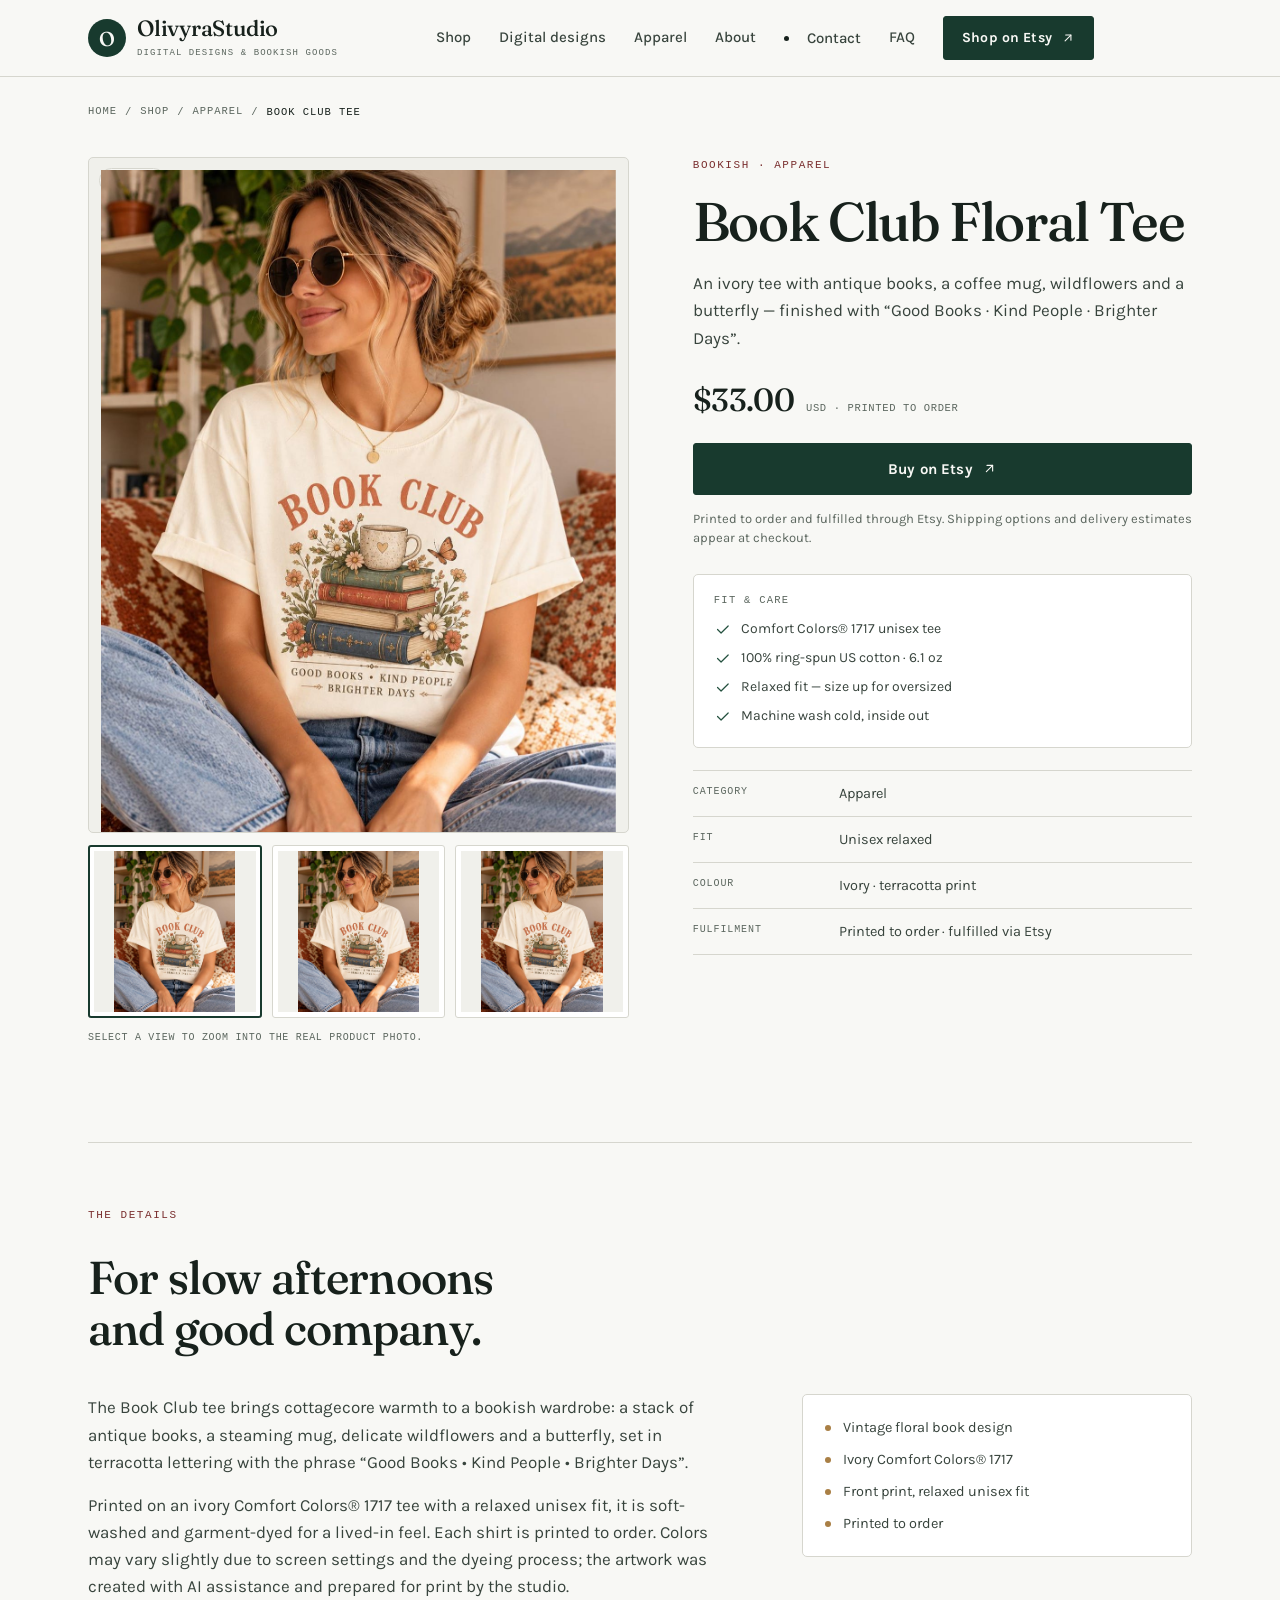
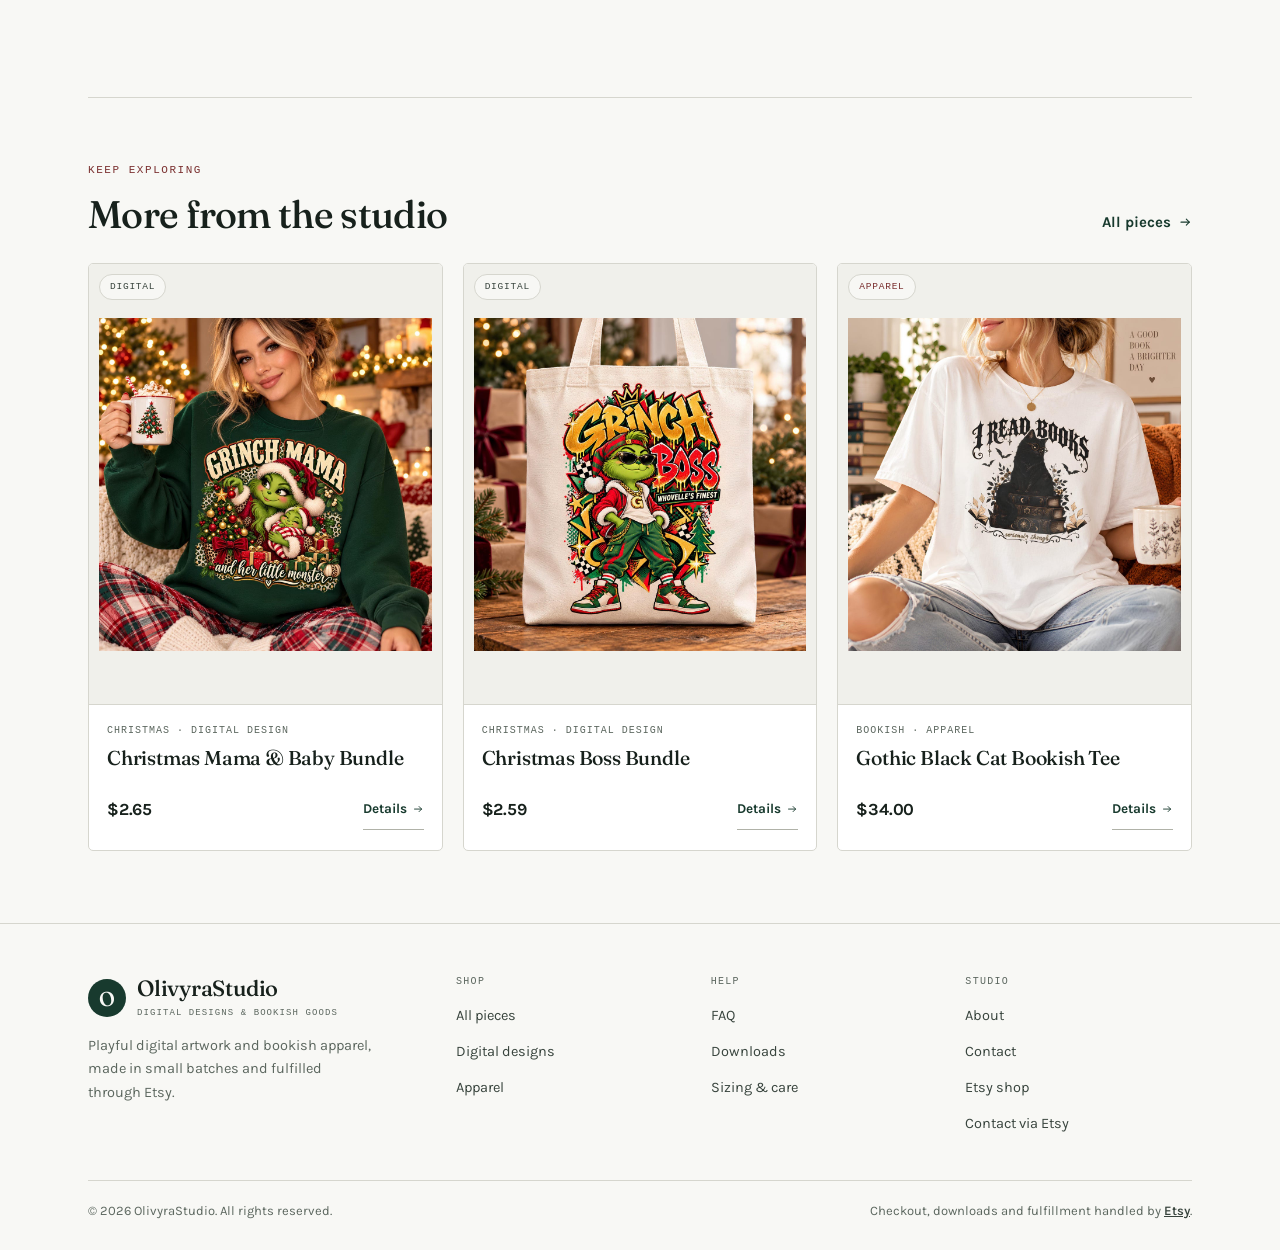
<file: products/book-club-tee.html>
<!DOCTYPE html>
<html lang="en">
<head>
<meta charset="utf-8">
<meta name="viewport" content="width=device-width, initial-scale=1">
<meta name="description" content="Book Club floral T-shirt from OlivyraStudio — an ivory Comfort Colors 1717 bookish tee with vintage books, wildflowers and a coffee mug.">
<meta property="og:type" content="product">
<meta property="og:site_name" content="OlivyraStudio">
<meta property="og:title" content="Book Club Floral Tee — OlivyraStudio">
<meta property="og:description" content="Book Club floral T-shirt from OlivyraStudio — an ivory Comfort Colors 1717 bookish tee with vintage books, wildflowers and a coffee mug.">
<meta property="og:image" content="https://i.etsystatic.com/34838411/r/il/400d9b/8727002534/il_1140xN.8727002534_mnwr.jpg">
<meta property="og:image:alt" content="Ivory book club T-shirt with vintage floral books, a coffee mug and a butterfly, reading Good Books Kind People Brighter Days.">
<meta property="og:image:width" content="1140">
<meta property="og:image:height" content="1520">
<meta property="product:price:amount" content="33.00">
<meta property="product:price:currency" content="USD">
<meta name="twitter:card" content="summary_large_image">
<meta name="twitter:title" content="Book Club Floral Tee — OlivyraStudio">
<meta name="twitter:description" content="Book Club floral T-shirt from OlivyraStudio — an ivory Comfort Colors 1717 bookish tee with vintage books, wildflowers and a coffee mug.">
<meta name="twitter:image" content="https://i.etsystatic.com/34838411/r/il/400d9b/8727002534/il_1140xN.8727002534_mnwr.jpg">
<script type="application/ld+json">
{
  "@context": "https://schema.org",
  "@type": "Product",
  "name": "Book Club Floral Tee",
  "description": "Book Club floral T-shirt from OlivyraStudio — an ivory Comfort Colors 1717 bookish tee with vintage books, wildflowers and a coffee mug.",
  "image": [
    "https://i.etsystatic.com/34838411/r/il/400d9b/8727002534/il_1140xN.8727002534_mnwr.jpg"
  ],
  "url": "https://www.etsy.com/listing/4601437960/book-club-shirt-vintage-floral-book",
  "productID": "4601437960",
  "brand": {
    "@type": "Brand",
    "name": "OlivyraStudio"
  },
  "itemCondition": "https://schema.org/NewCondition",
  "offers": {
    "@type": "Offer",
    "url": "https://www.etsy.com/listing/4601437960/book-club-shirt-vintage-floral-book",
    "priceCurrency": "USD",
    "price": "33.00",
    "availability": "https://schema.org/InStock",
    "seller": {
      "@type": "Organization",
      "name": "OlivyraStudio"
    }
  }
}
</script>
<title>Book Club Floral Tee — OlivyraStudio</title>
<link rel="icon" href="../assets/favicon.svg" type="image/svg+xml">
<meta name="theme-color" content="#183a2e">
<link rel="preconnect" href="https://fonts.googleapis.com">
<link rel="preconnect" href="https://fonts.gstatic.com" crossorigin>
<link rel="preload" as="style" href="https://fonts.googleapis.com/css2?family=Fraunces:opsz,wght@9..144,400;9..144,500;9..144,600&family=Karla:wght@400;500;600;700&display=swap">
<link href="https://fonts.googleapis.com/css2?family=Fraunces:opsz,wght@9..144,400;9..144,500;9..144,600&family=Karla:wght@400;500;600;700&display=swap" rel="stylesheet">
<link rel="stylesheet" href="../assets/styles.css">
<link rel="stylesheet" href="../assets/product.css">
</head>
<body>
<a class="skip-link" href="#main">Skip to content</a>

<header class="site-header">
  <div class="wrap">
    <div class="header-inner">
      <a class="brand" href="../index.html" aria-label="OlivyraStudio home">
        <span class="brand-mark" aria-hidden="true">O</span>
        <span>
          <span class="brand-name">OlivyraStudio</span>
          <span class="brand-sub">Digital designs &amp; bookish goods</span>
        </span>
      </a>

      <nav class="site-nav" aria-label="Main navigation">
        <a href="../shop.html">Shop</a>
        <a href="../shop.html?category=digital">Digital designs</a>
        <a href="../shop.html?category=apparel">Apparel</a>
        <a href="../index.html#about">About</a>
          <li><a href="../contact.html">Contact</a></li>
        <a href="../index.html#faq">FAQ</a>
        <a class="btn btn--sm" href="https://www.etsy.com/shop/OlivyraStudio" target="_blank" rel="noopener">Shop on Etsy
          <svg class="od-icon" viewBox="0 0 24 24" fill="none" stroke="currentColor" stroke-width="1.8" stroke-linecap="round" stroke-linejoin="round" aria-hidden="true"><path d="M7 17 17 7"/><path d="M8 7h9v9"/></svg>
        </a>
      </nav>

      <div class="header-actions">
        <button class="menu-toggle" type="button" id="nav-toggle" aria-expanded="false" aria-controls="mobile-nav">Menu</button>
      </div>
    </div>

    <nav class="mobile-nav" id="mobile-nav" aria-label="Mobile navigation" hidden>
      <ul>
        <li><a href="../shop.html">Shop</a></li>
        <li><a href="../shop.html?category=digital">Digital designs</a></li>
        <li><a href="../shop.html?category=apparel">Apparel</a></li>
        <li><a href="../index.html#about">About</a></li>
          <li><a href="../contact.html">Contact</a></li>
        <li><a href="../index.html#faq">FAQ</a></li>
        <li><a class="btn" href="https://www.etsy.com/shop/OlivyraStudio" target="_blank" rel="noopener">Shop on Etsy</a></li>
      </ul>
    </nav>
  </div>
</header>

<main id="main">
  <div class="wrap">
    <nav class="breadcrumb" aria-label="Breadcrumb">
      <a href="../index.html">Home</a>
      <span aria-hidden="true">/</span>
      <a href="../shop.html">Shop</a>
      <span aria-hidden="true">/</span>
      <a href="../shop.html?category=apparel">Apparel</a>
      <span aria-hidden="true">/</span>
      <span aria-current="page">Book Club Tee</span>
    </nav>

    <section class="product-page" aria-labelledby="product-title">
      <div class="gallery">
        <div class="gallery-main" id="gallery-stage">
          <span class="badge badge--apparel">Apparel</span>
          <img id="gallery-image" src="../assets/products/book-club-shirt.jpg" width="1140" height="1520" alt="Ivory book club T-shirt with vintage floral books, a coffee mug and a butterfly, reading Good Books Kind People Brighter Days.">
        </div>
        <div class="gallery-thumbs" role="group" aria-label="Product photo views">
          <button class="gallery-thumb" type="button" data-view="full" aria-pressed="true" aria-label="Full view">
            <img src="../assets/products/book-club-shirt.jpg" alt="" loading="lazy">
          </button>
          <button class="gallery-thumb" type="button" data-view="detail-a" aria-pressed="false" aria-label="Zoomed detail view, upper area">
            <img src="../assets/products/book-club-shirt.jpg" alt="" loading="lazy">
          </button>
          <button class="gallery-thumb" type="button" data-view="detail-b" aria-pressed="false" aria-label="Zoomed detail view, lower area">
            <img src="../assets/products/book-club-shirt.jpg" alt="" loading="lazy">
          </button>
        </div>
        <p class="gallery-hint">Select a view to zoom into the real product photo.</p>
      </div>

      <div class="product-info">
        <span class="eyebrow">Bookish · Apparel</span>
        <h1 id="product-title">Book Club Floral Tee</h1>
        <p class="product-lede">An ivory tee with antique books, a coffee mug, wildflowers and a butterfly — finished with “Good Books · Kind People · Brighter Days”.</p>

        <div class="price-row">
          <span class="price">$33.00</span>
          <span class="price-note">USD · printed to order</span>
        </div>

        <a class="btn btn--block" href="https://www.etsy.com/listing/4601437960/book-club-shirt-vintage-floral-book" target="_blank" rel="noopener">Buy on Etsy
          <svg class="od-icon" viewBox="0 0 24 24" fill="none" stroke="currentColor" stroke-width="1.8" stroke-linecap="round" stroke-linejoin="round" aria-hidden="true"><path d="M7 17 17 7"/><path d="M8 7h9v9"/></svg>
        </a>
        <p class="buy-note">Printed to order and fulfilled through Etsy. Shipping options and delivery estimates appear at checkout.</p>

        <div class="info-panel">
          <h2 class="info-title">Fit &amp; care</h2>
          <ul class="spec-list">
            <li><svg class="od-icon" viewBox="0 0 24 24" fill="none" stroke="currentColor" stroke-width="1.7" stroke-linecap="round" stroke-linejoin="round" aria-hidden="true"><path d="m5 12 5 5L20 7"/></svg>Comfort Colors® 1717 unisex tee</li>
            <li><svg class="od-icon" viewBox="0 0 24 24" fill="none" stroke="currentColor" stroke-width="1.7" stroke-linecap="round" stroke-linejoin="round" aria-hidden="true"><path d="m5 12 5 5L20 7"/></svg>100% ring-spun US cotton · 6.1 oz</li>
            <li><svg class="od-icon" viewBox="0 0 24 24" fill="none" stroke="currentColor" stroke-width="1.7" stroke-linecap="round" stroke-linejoin="round" aria-hidden="true"><path d="m5 12 5 5L20 7"/></svg>Relaxed fit — size up for oversized</li>
            <li><svg class="od-icon" viewBox="0 0 24 24" fill="none" stroke="currentColor" stroke-width="1.7" stroke-linecap="round" stroke-linejoin="round" aria-hidden="true"><path d="m5 12 5 5L20 7"/></svg>Machine wash cold, inside out</li>
          </ul>
        </div>

        <dl class="meta-list">
          <div><dt>Category</dt><dd>Apparel</dd></div>
          <div><dt>Fit</dt><dd>Unisex relaxed</dd></div>
          <div><dt>Colour</dt><dd>Ivory · terracotta print</dd></div>
          <div><dt>Fulfilment</dt><dd>Printed to order · fulfilled via Etsy</dd></div>
        </dl>
      </div>
    </section>

    <section class="product-section" aria-labelledby="story-title">
      <div class="section-head">
        <span class="eyebrow">The details</span>
        <h2 id="story-title">For slow afternoons and good company.</h2>
      </div>
      <div class="story-grid">
        <div class="story-copy">
            <p>The Book Club tee brings cottagecore warmth to a bookish wardrobe: a stack of antique books, a steaming mug, delicate wildflowers and a butterfly, set in terracotta lettering with the phrase “Good Books • Kind People • Brighter Days”.</p>
            <p>Printed on an ivory Comfort Colors® 1717 tee with a relaxed unisex fit, it is soft-washed and garment-dyed for a lived-in feel. Each shirt is printed to order. Colors may vary slightly due to screen settings and the dyeing process; the artwork was created with AI assistance and prepared for print by the studio.</p>
        </div>
        <ul class="feature-list">
          <li>Vintage floral book design</li>
          <li>Ivory Comfort Colors® 1717</li>
          <li>Front print, relaxed unisex fit</li>
          <li>Printed to order</li>
        </ul>
      </div>
    </section>

    <section class="product-section" aria-labelledby="related-title">
      <div class="related-head">
        <div>
          <span class="eyebrow">Keep exploring</span>
          <h2 id="related-title">More from the studio</h2>
        </div>
        <a class="text-link" href="../shop.html">All pieces <svg class="od-icon" viewBox="0 0 24 24" fill="none" stroke="currentColor" stroke-width="1.8" stroke-linecap="round" stroke-linejoin="round" aria-hidden="true"><path d="M5 12h14"/><path d="m14 7 5 5-5 5"/></svg></a>
      </div>
      <div class="product-grid product-grid--3">
        <article class="product-card">
  <div class="product-media">
    <span class="badge ">Digital</span>
    <a class="product-media-link" href="christmas-mama.html" aria-label="View Christmas Mama &amp; Baby details">
      <img src="../assets/products/christmas-mama.jpg" width="1140" height="1140" alt="Christmas Mama and Baby digital design: green mother-and-child illustration with leopard print accents and festive ornaments." loading="lazy">
    </a>
  </div>
  <div class="product-body">
    <span class="product-kicker">Christmas · Digital design</span>
    <h3 class="product-title"><a href="christmas-mama.html">Christmas Mama &amp; Baby Bundle</a></h3>
    <div class="product-foot">
      <span class="product-price">$2.65</span>
      <span class="product-actions">
        <a class="product-link" href="christmas-mama.html">Details <svg class="od-icon" viewBox="0 0 24 24" fill="none" stroke="currentColor" stroke-width="1.8" stroke-linecap="round" stroke-linejoin="round" aria-hidden="true"><path d="M5 12h14"/><path d="m14 7 5 5-5 5"/></svg></a>
      </span>
    </div>
  </div>
</article>
          <article class="product-card">
  <div class="product-media">
    <span class="badge ">Digital</span>
    <a class="product-media-link" href="christmas-boss.html" aria-label="View Christmas Boss details">
      <img src="../assets/products/christmas-boss.jpg" width="1140" height="1140" alt="Christmas Boss digital design: green holiday character with gold graffiti lettering and retro geometric details." loading="lazy">
    </a>
  </div>
  <div class="product-body">
    <span class="product-kicker">Christmas · Digital design</span>
    <h3 class="product-title"><a href="christmas-boss.html">Christmas Boss Bundle</a></h3>
    <div class="product-foot">
      <span class="product-price">$2.59</span>
      <span class="product-actions">
        <a class="product-link" href="christmas-boss.html">Details <svg class="od-icon" viewBox="0 0 24 24" fill="none" stroke="currentColor" stroke-width="1.8" stroke-linecap="round" stroke-linejoin="round" aria-hidden="true"><path d="M5 12h14"/><path d="m14 7 5 5-5 5"/></svg></a>
      </span>
    </div>
  </div>
</article>
          <article class="product-card">
  <div class="product-media">
    <span class="badge badge--apparel">Apparel</span>
    <a class="product-media-link" href="gothic-black-cat-tee.html" aria-label="View Gothic Black Cat Tee details">
      <img src="../assets/products/black-cat-shirt.jpg" width="1140" height="1140" alt="Gothic black cat T-shirt with gold spectacles perched on antique books, reading I Read Books." loading="lazy">
    </a>
  </div>
  <div class="product-body">
    <span class="product-kicker">Bookish · Apparel</span>
    <h3 class="product-title"><a href="gothic-black-cat-tee.html">Gothic Black Cat Bookish Tee</a></h3>
    <div class="product-foot">
      <span class="product-price">$34.00</span>
      <span class="product-actions">
        <a class="product-link" href="gothic-black-cat-tee.html">Details <svg class="od-icon" viewBox="0 0 24 24" fill="none" stroke="currentColor" stroke-width="1.8" stroke-linecap="round" stroke-linejoin="round" aria-hidden="true"><path d="M5 12h14"/><path d="m14 7 5 5-5 5"/></svg></a>
      </span>
    </div>
  </div>
</article>
      </div>
    </section>
  </div>
</main>

<footer class="site-footer">
  <div class="wrap">
    <div class="footer-grid">
      <div class="footer-brand">
        <a class="brand" href="../index.html" aria-label="OlivyraStudio home">
          <span class="brand-mark" aria-hidden="true">O</span>
          <span>
            <span class="brand-name">OlivyraStudio</span>
            <span class="brand-sub">Digital designs &amp; bookish goods</span>
          </span>
        </a>
        <p>Playful digital artwork and bookish apparel, made in small batches and fulfilled through Etsy.</p>
      </div>
      <div class="footer-col">
        <h3>Shop</h3>
        <ul>
          <li><a href="../shop.html">All pieces</a></li>
          <li><a href="../shop.html?category=digital">Digital designs</a></li>
          <li><a href="../shop.html?category=apparel">Apparel</a></li>
        </ul>
      </div>
      <div class="footer-col">
        <h3>Help</h3>
        <ul>
          <li><a href="../index.html#faq">FAQ</a></li>
          <li><a href="../index.html#faq">Downloads</a></li>
          <li><a href="../index.html#faq">Sizing &amp; care</a></li>
        </ul>
      </div>
      <div class="footer-col">
        <h3>Studio</h3>
        <ul>
          <li><a href="../index.html#about">About</a></li>
          <li><a href="../contact.html">Contact</a></li>
          <li><a href="https://www.etsy.com/shop/OlivyraStudio" target="_blank" rel="noopener">Etsy shop</a></li>
          <li><a href="https://www.etsy.com/shop/OlivyraStudio" target="_blank" rel="noopener">Contact via Etsy</a></li>
        </ul>
      </div>
    </div>
    <div class="footer-bottom">
      <span>© 2026 OlivyraStudio. All rights reserved.</span>
      <span>Checkout, downloads and fulfillment handled by <a href="https://www.etsy.com/shop/OlivyraStudio" target="_blank" rel="noopener">Etsy</a>.</span>
    </div>
  </div>
</footer>

<script src="../assets/site.js" defer></script>
<script src="../assets/product.js" defer></script>
</body>
</html>
</file>
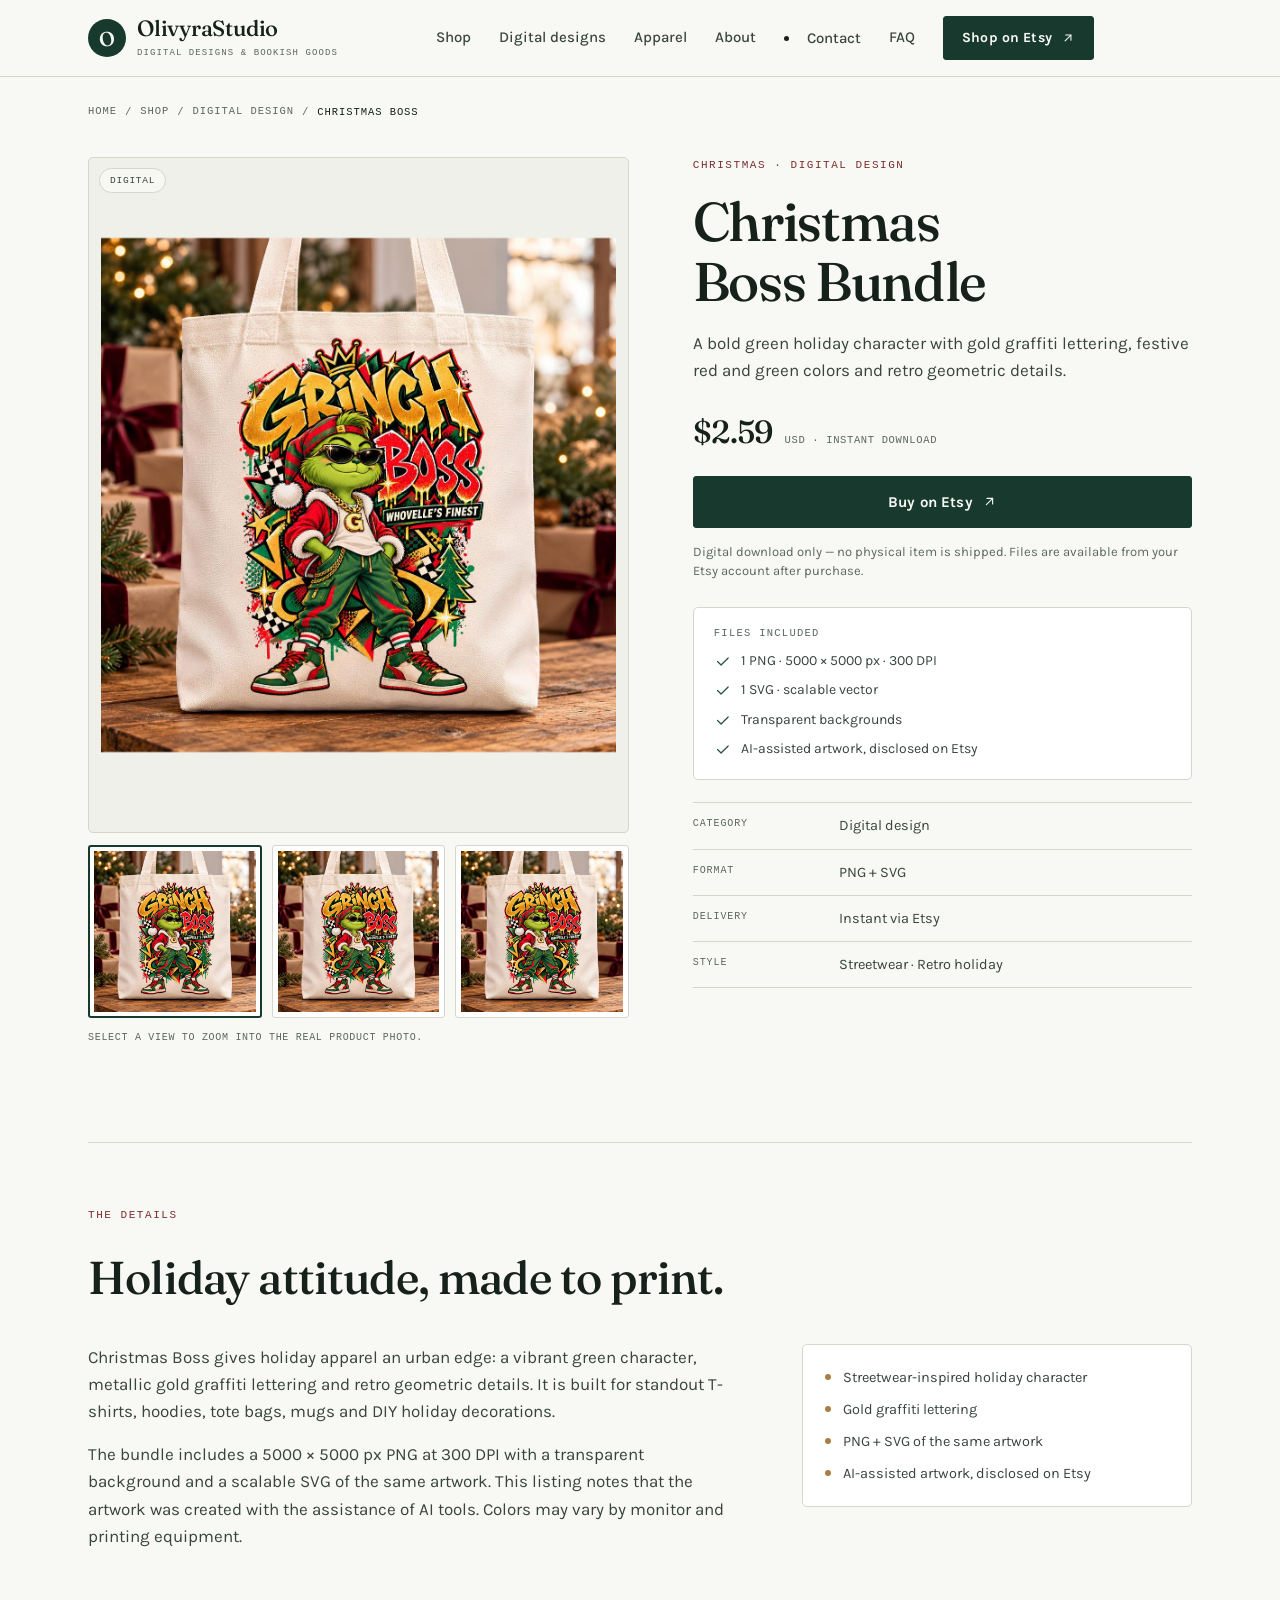
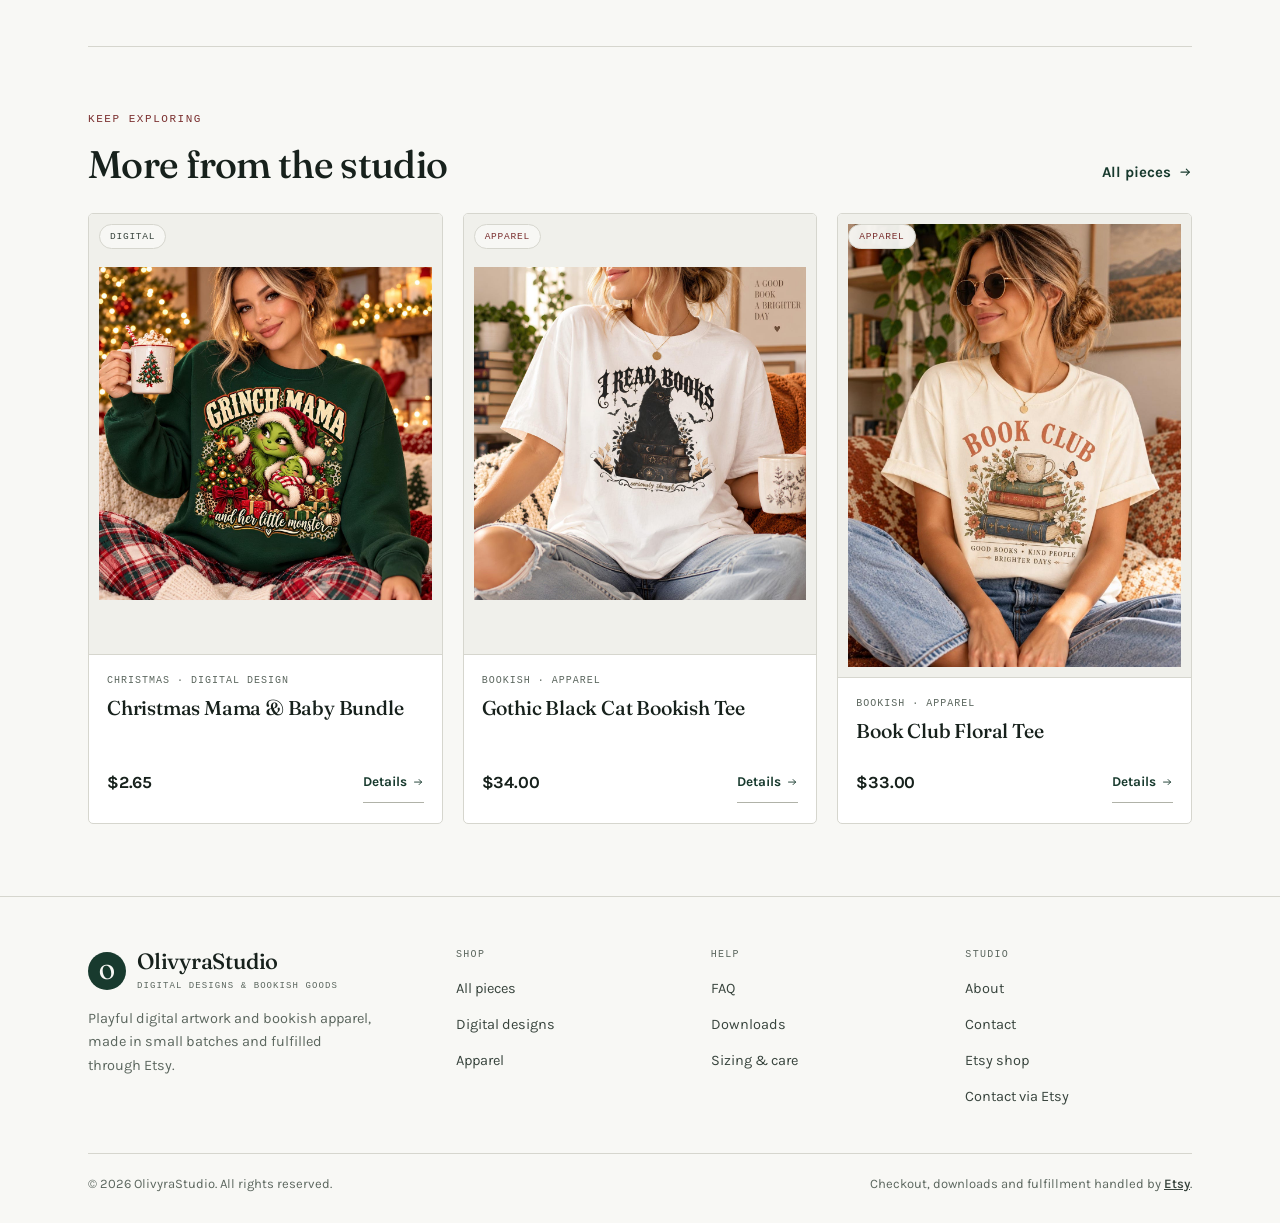
<file: products/christmas-boss.html>
<!DOCTYPE html>
<html lang="en">
<head>
<meta charset="utf-8">
<meta name="viewport" content="width=device-width, initial-scale=1">
<meta name="description" content="Christmas Boss PNG + SVG bundle from OlivyraStudio — a bold green streetwear holiday design for shirts, hoodies, totes and mugs.">
<meta property="og:type" content="product">
<meta property="og:site_name" content="OlivyraStudio">
<meta property="og:title" content="Christmas Boss Bundle — OlivyraStudio">
<meta property="og:description" content="Christmas Boss PNG + SVG bundle from OlivyraStudio — a bold green streetwear holiday design for shirts, hoodies, totes and mugs.">
<meta property="og:image" content="https://i.etsystatic.com/34838411/r/il/be41e4/8789203259/il_1140xN.8789203259_c5k6.jpg">
<meta property="og:image:alt" content="Christmas Boss digital design: green holiday character with gold graffiti lettering and retro geometric details.">
<meta property="og:image:width" content="1140">
<meta property="og:image:height" content="1140">
<meta property="product:price:amount" content="2.59">
<meta property="product:price:currency" content="USD">
<meta name="twitter:card" content="summary_large_image">
<meta name="twitter:title" content="Christmas Boss Bundle — OlivyraStudio">
<meta name="twitter:description" content="Christmas Boss PNG + SVG bundle from OlivyraStudio — a bold green streetwear holiday design for shirts, hoodies, totes and mugs.">
<meta name="twitter:image" content="https://i.etsystatic.com/34838411/r/il/be41e4/8789203259/il_1140xN.8789203259_c5k6.jpg">
<script type="application/ld+json">
{
  "@context": "https://schema.org",
  "@type": "Product",
  "name": "Christmas Boss Bundle",
  "description": "Christmas Boss PNG + SVG bundle from OlivyraStudio — a bold green streetwear holiday design for shirts, hoodies, totes and mugs.",
  "image": [
    "https://i.etsystatic.com/34838411/r/il/be41e4/8789203259/il_1140xN.8789203259_c5k6.jpg"
  ],
  "url": "https://www.etsy.com/listing/4603088639/christmas-boss-png-svg-bundle-green",
  "productID": "4603088639",
  "brand": {
    "@type": "Brand",
    "name": "OlivyraStudio"
  },
  "itemCondition": "https://schema.org/NewCondition",
  "offers": {
    "@type": "Offer",
    "url": "https://www.etsy.com/listing/4603088639/christmas-boss-png-svg-bundle-green",
    "priceCurrency": "USD",
    "price": "2.59",
    "availability": "https://schema.org/InStock",
    "seller": {
      "@type": "Organization",
      "name": "OlivyraStudio"
    }
  }
}
</script>
<title>Christmas Boss Bundle — OlivyraStudio</title>
<link rel="icon" href="../assets/favicon.svg" type="image/svg+xml">
<meta name="theme-color" content="#183a2e">
<link rel="preconnect" href="https://fonts.googleapis.com">
<link rel="preconnect" href="https://fonts.gstatic.com" crossorigin>
<link rel="preload" as="style" href="https://fonts.googleapis.com/css2?family=Fraunces:opsz,wght@9..144,400;9..144,500;9..144,600&family=Karla:wght@400;500;600;700&display=swap">
<link href="https://fonts.googleapis.com/css2?family=Fraunces:opsz,wght@9..144,400;9..144,500;9..144,600&family=Karla:wght@400;500;600;700&display=swap" rel="stylesheet">
<link rel="stylesheet" href="../assets/styles.css">
<link rel="stylesheet" href="../assets/product.css">
</head>
<body>
<a class="skip-link" href="#main">Skip to content</a>

<header class="site-header">
  <div class="wrap">
    <div class="header-inner">
      <a class="brand" href="../index.html" aria-label="OlivyraStudio home">
        <span class="brand-mark" aria-hidden="true">O</span>
        <span>
          <span class="brand-name">OlivyraStudio</span>
          <span class="brand-sub">Digital designs &amp; bookish goods</span>
        </span>
      </a>

      <nav class="site-nav" aria-label="Main navigation">
        <a href="../shop.html">Shop</a>
        <a href="../shop.html?category=digital">Digital designs</a>
        <a href="../shop.html?category=apparel">Apparel</a>
        <a href="../index.html#about">About</a>
          <li><a href="../contact.html">Contact</a></li>
        <a href="../index.html#faq">FAQ</a>
        <a class="btn btn--sm" href="https://www.etsy.com/shop/OlivyraStudio" target="_blank" rel="noopener">Shop on Etsy
          <svg class="od-icon" viewBox="0 0 24 24" fill="none" stroke="currentColor" stroke-width="1.8" stroke-linecap="round" stroke-linejoin="round" aria-hidden="true"><path d="M7 17 17 7"/><path d="M8 7h9v9"/></svg>
        </a>
      </nav>

      <div class="header-actions">
        <button class="menu-toggle" type="button" id="nav-toggle" aria-expanded="false" aria-controls="mobile-nav">Menu</button>
      </div>
    </div>

    <nav class="mobile-nav" id="mobile-nav" aria-label="Mobile navigation" hidden>
      <ul>
        <li><a href="../shop.html">Shop</a></li>
        <li><a href="../shop.html?category=digital">Digital designs</a></li>
        <li><a href="../shop.html?category=apparel">Apparel</a></li>
        <li><a href="../index.html#about">About</a></li>
          <li><a href="../contact.html">Contact</a></li>
        <li><a href="../index.html#faq">FAQ</a></li>
        <li><a class="btn" href="https://www.etsy.com/shop/OlivyraStudio" target="_blank" rel="noopener">Shop on Etsy</a></li>
      </ul>
    </nav>
  </div>
</header>

<main id="main">
  <div class="wrap">
    <nav class="breadcrumb" aria-label="Breadcrumb">
      <a href="../index.html">Home</a>
      <span aria-hidden="true">/</span>
      <a href="../shop.html">Shop</a>
      <span aria-hidden="true">/</span>
      <a href="../shop.html?category=digital">Digital design</a>
      <span aria-hidden="true">/</span>
      <span aria-current="page">Christmas Boss</span>
    </nav>

    <section class="product-page" aria-labelledby="product-title">
      <div class="gallery">
        <div class="gallery-main" id="gallery-stage">
          <span class="badge ">Digital</span>
          <img id="gallery-image" src="../assets/products/christmas-boss.jpg" width="1140" height="1140" alt="Christmas Boss digital design: green holiday character with gold graffiti lettering and retro geometric details.">
        </div>
        <div class="gallery-thumbs" role="group" aria-label="Product photo views">
          <button class="gallery-thumb" type="button" data-view="full" aria-pressed="true" aria-label="Full view">
            <img src="../assets/products/christmas-boss.jpg" alt="" loading="lazy">
          </button>
          <button class="gallery-thumb" type="button" data-view="detail-a" aria-pressed="false" aria-label="Zoomed detail view, upper area">
            <img src="../assets/products/christmas-boss.jpg" alt="" loading="lazy">
          </button>
          <button class="gallery-thumb" type="button" data-view="detail-b" aria-pressed="false" aria-label="Zoomed detail view, lower area">
            <img src="../assets/products/christmas-boss.jpg" alt="" loading="lazy">
          </button>
        </div>
        <p class="gallery-hint">Select a view to zoom into the real product photo.</p>
      </div>

      <div class="product-info">
        <span class="eyebrow">Christmas · Digital design</span>
        <h1 id="product-title">Christmas Boss Bundle</h1>
        <p class="product-lede">A bold green holiday character with gold graffiti lettering, festive red and green colors and retro geometric details.</p>

        <div class="price-row">
          <span class="price">$2.59</span>
          <span class="price-note">USD · instant download</span>
        </div>

        <a class="btn btn--block" href="https://www.etsy.com/listing/4603088639/christmas-boss-png-svg-bundle-green" target="_blank" rel="noopener">Buy on Etsy
          <svg class="od-icon" viewBox="0 0 24 24" fill="none" stroke="currentColor" stroke-width="1.8" stroke-linecap="round" stroke-linejoin="round" aria-hidden="true"><path d="M7 17 17 7"/><path d="M8 7h9v9"/></svg>
        </a>
        <p class="buy-note">Digital download only — no physical item is shipped. Files are available from your Etsy account after purchase.</p>

        <div class="info-panel">
          <h2 class="info-title">Files included</h2>
          <ul class="spec-list">
            <li><svg class="od-icon" viewBox="0 0 24 24" fill="none" stroke="currentColor" stroke-width="1.7" stroke-linecap="round" stroke-linejoin="round" aria-hidden="true"><path d="m5 12 5 5L20 7"/></svg>1 PNG · 5000 × 5000 px · 300 DPI</li>
            <li><svg class="od-icon" viewBox="0 0 24 24" fill="none" stroke="currentColor" stroke-width="1.7" stroke-linecap="round" stroke-linejoin="round" aria-hidden="true"><path d="m5 12 5 5L20 7"/></svg>1 SVG · scalable vector</li>
            <li><svg class="od-icon" viewBox="0 0 24 24" fill="none" stroke="currentColor" stroke-width="1.7" stroke-linecap="round" stroke-linejoin="round" aria-hidden="true"><path d="m5 12 5 5L20 7"/></svg>Transparent backgrounds</li>
            <li><svg class="od-icon" viewBox="0 0 24 24" fill="none" stroke="currentColor" stroke-width="1.7" stroke-linecap="round" stroke-linejoin="round" aria-hidden="true"><path d="m5 12 5 5L20 7"/></svg>AI-assisted artwork, disclosed on Etsy</li>
          </ul>
        </div>

        <dl class="meta-list">
          <div><dt>Category</dt><dd>Digital design</dd></div>
          <div><dt>Format</dt><dd>PNG + SVG</dd></div>
          <div><dt>Delivery</dt><dd>Instant via Etsy</dd></div>
          <div><dt>Style</dt><dd>Streetwear · Retro holiday</dd></div>
        </dl>
      </div>
    </section>

    <section class="product-section" aria-labelledby="story-title">
      <div class="section-head">
        <span class="eyebrow">The details</span>
        <h2 id="story-title">Holiday attitude, made to print.</h2>
      </div>
      <div class="story-grid">
        <div class="story-copy">
            <p>Christmas Boss gives holiday apparel an urban edge: a vibrant green character, metallic gold graffiti lettering and retro geometric details. It is built for standout T-shirts, hoodies, tote bags, mugs and DIY holiday decorations.</p>
            <p>The bundle includes a 5000 × 5000 px PNG at 300 DPI with a transparent background and a scalable SVG of the same artwork. This listing notes that the artwork was created with the assistance of AI tools. Colors may vary by monitor and printing equipment.</p>
        </div>
        <ul class="feature-list">
          <li>Streetwear-inspired holiday character</li>
          <li>Gold graffiti lettering</li>
          <li>PNG + SVG of the same artwork</li>
          <li>AI-assisted artwork, disclosed on Etsy</li>
        </ul>
      </div>
    </section>

    <section class="product-section" aria-labelledby="related-title">
      <div class="related-head">
        <div>
          <span class="eyebrow">Keep exploring</span>
          <h2 id="related-title">More from the studio</h2>
        </div>
        <a class="text-link" href="../shop.html">All pieces <svg class="od-icon" viewBox="0 0 24 24" fill="none" stroke="currentColor" stroke-width="1.8" stroke-linecap="round" stroke-linejoin="round" aria-hidden="true"><path d="M5 12h14"/><path d="m14 7 5 5-5 5"/></svg></a>
      </div>
      <div class="product-grid product-grid--3">
        <article class="product-card">
  <div class="product-media">
    <span class="badge ">Digital</span>
    <a class="product-media-link" href="christmas-mama.html" aria-label="View Christmas Mama &amp; Baby details">
      <img src="../assets/products/christmas-mama.jpg" width="1140" height="1140" alt="Christmas Mama and Baby digital design: green mother-and-child illustration with leopard print accents and festive ornaments." loading="lazy">
    </a>
  </div>
  <div class="product-body">
    <span class="product-kicker">Christmas · Digital design</span>
    <h3 class="product-title"><a href="christmas-mama.html">Christmas Mama &amp; Baby Bundle</a></h3>
    <div class="product-foot">
      <span class="product-price">$2.65</span>
      <span class="product-actions">
        <a class="product-link" href="christmas-mama.html">Details <svg class="od-icon" viewBox="0 0 24 24" fill="none" stroke="currentColor" stroke-width="1.8" stroke-linecap="round" stroke-linejoin="round" aria-hidden="true"><path d="M5 12h14"/><path d="m14 7 5 5-5 5"/></svg></a>
      </span>
    </div>
  </div>
</article>
          <article class="product-card">
  <div class="product-media">
    <span class="badge badge--apparel">Apparel</span>
    <a class="product-media-link" href="gothic-black-cat-tee.html" aria-label="View Gothic Black Cat Tee details">
      <img src="../assets/products/black-cat-shirt.jpg" width="1140" height="1140" alt="Gothic black cat T-shirt with gold spectacles perched on antique books, reading I Read Books." loading="lazy">
    </a>
  </div>
  <div class="product-body">
    <span class="product-kicker">Bookish · Apparel</span>
    <h3 class="product-title"><a href="gothic-black-cat-tee.html">Gothic Black Cat Bookish Tee</a></h3>
    <div class="product-foot">
      <span class="product-price">$34.00</span>
      <span class="product-actions">
        <a class="product-link" href="gothic-black-cat-tee.html">Details <svg class="od-icon" viewBox="0 0 24 24" fill="none" stroke="currentColor" stroke-width="1.8" stroke-linecap="round" stroke-linejoin="round" aria-hidden="true"><path d="M5 12h14"/><path d="m14 7 5 5-5 5"/></svg></a>
      </span>
    </div>
  </div>
</article>
          <article class="product-card">
  <div class="product-media">
    <span class="badge badge--apparel">Apparel</span>
    <a class="product-media-link" href="book-club-tee.html" aria-label="View Book Club Tee details">
      <img src="../assets/products/book-club-shirt.jpg" width="1140" height="1520" alt="Ivory book club T-shirt with vintage floral books, a coffee mug and a butterfly, reading Good Books Kind People Brighter Days." loading="lazy">
    </a>
  </div>
  <div class="product-body">
    <span class="product-kicker">Bookish · Apparel</span>
    <h3 class="product-title"><a href="book-club-tee.html">Book Club Floral Tee</a></h3>
    <div class="product-foot">
      <span class="product-price">$33.00</span>
      <span class="product-actions">
        <a class="product-link" href="book-club-tee.html">Details <svg class="od-icon" viewBox="0 0 24 24" fill="none" stroke="currentColor" stroke-width="1.8" stroke-linecap="round" stroke-linejoin="round" aria-hidden="true"><path d="M5 12h14"/><path d="m14 7 5 5-5 5"/></svg></a>
      </span>
    </div>
  </div>
</article>
      </div>
    </section>
  </div>
</main>

<footer class="site-footer">
  <div class="wrap">
    <div class="footer-grid">
      <div class="footer-brand">
        <a class="brand" href="../index.html" aria-label="OlivyraStudio home">
          <span class="brand-mark" aria-hidden="true">O</span>
          <span>
            <span class="brand-name">OlivyraStudio</span>
            <span class="brand-sub">Digital designs &amp; bookish goods</span>
          </span>
        </a>
        <p>Playful digital artwork and bookish apparel, made in small batches and fulfilled through Etsy.</p>
      </div>
      <div class="footer-col">
        <h3>Shop</h3>
        <ul>
          <li><a href="../shop.html">All pieces</a></li>
          <li><a href="../shop.html?category=digital">Digital designs</a></li>
          <li><a href="../shop.html?category=apparel">Apparel</a></li>
        </ul>
      </div>
      <div class="footer-col">
        <h3>Help</h3>
        <ul>
          <li><a href="../index.html#faq">FAQ</a></li>
          <li><a href="../index.html#faq">Downloads</a></li>
          <li><a href="../index.html#faq">Sizing &amp; care</a></li>
        </ul>
      </div>
      <div class="footer-col">
        <h3>Studio</h3>
        <ul>
          <li><a href="../index.html#about">About</a></li>
          <li><a href="../contact.html">Contact</a></li>
          <li><a href="https://www.etsy.com/shop/OlivyraStudio" target="_blank" rel="noopener">Etsy shop</a></li>
          <li><a href="https://www.etsy.com/shop/OlivyraStudio" target="_blank" rel="noopener">Contact via Etsy</a></li>
        </ul>
      </div>
    </div>
    <div class="footer-bottom">
      <span>© 2026 OlivyraStudio. All rights reserved.</span>
      <span>Checkout, downloads and fulfillment handled by <a href="https://www.etsy.com/shop/OlivyraStudio" target="_blank" rel="noopener">Etsy</a>.</span>
    </div>
  </div>
</footer>

<script src="../assets/site.js" defer></script>
<script src="../assets/product.js" defer></script>
</body>
</html>
</file>
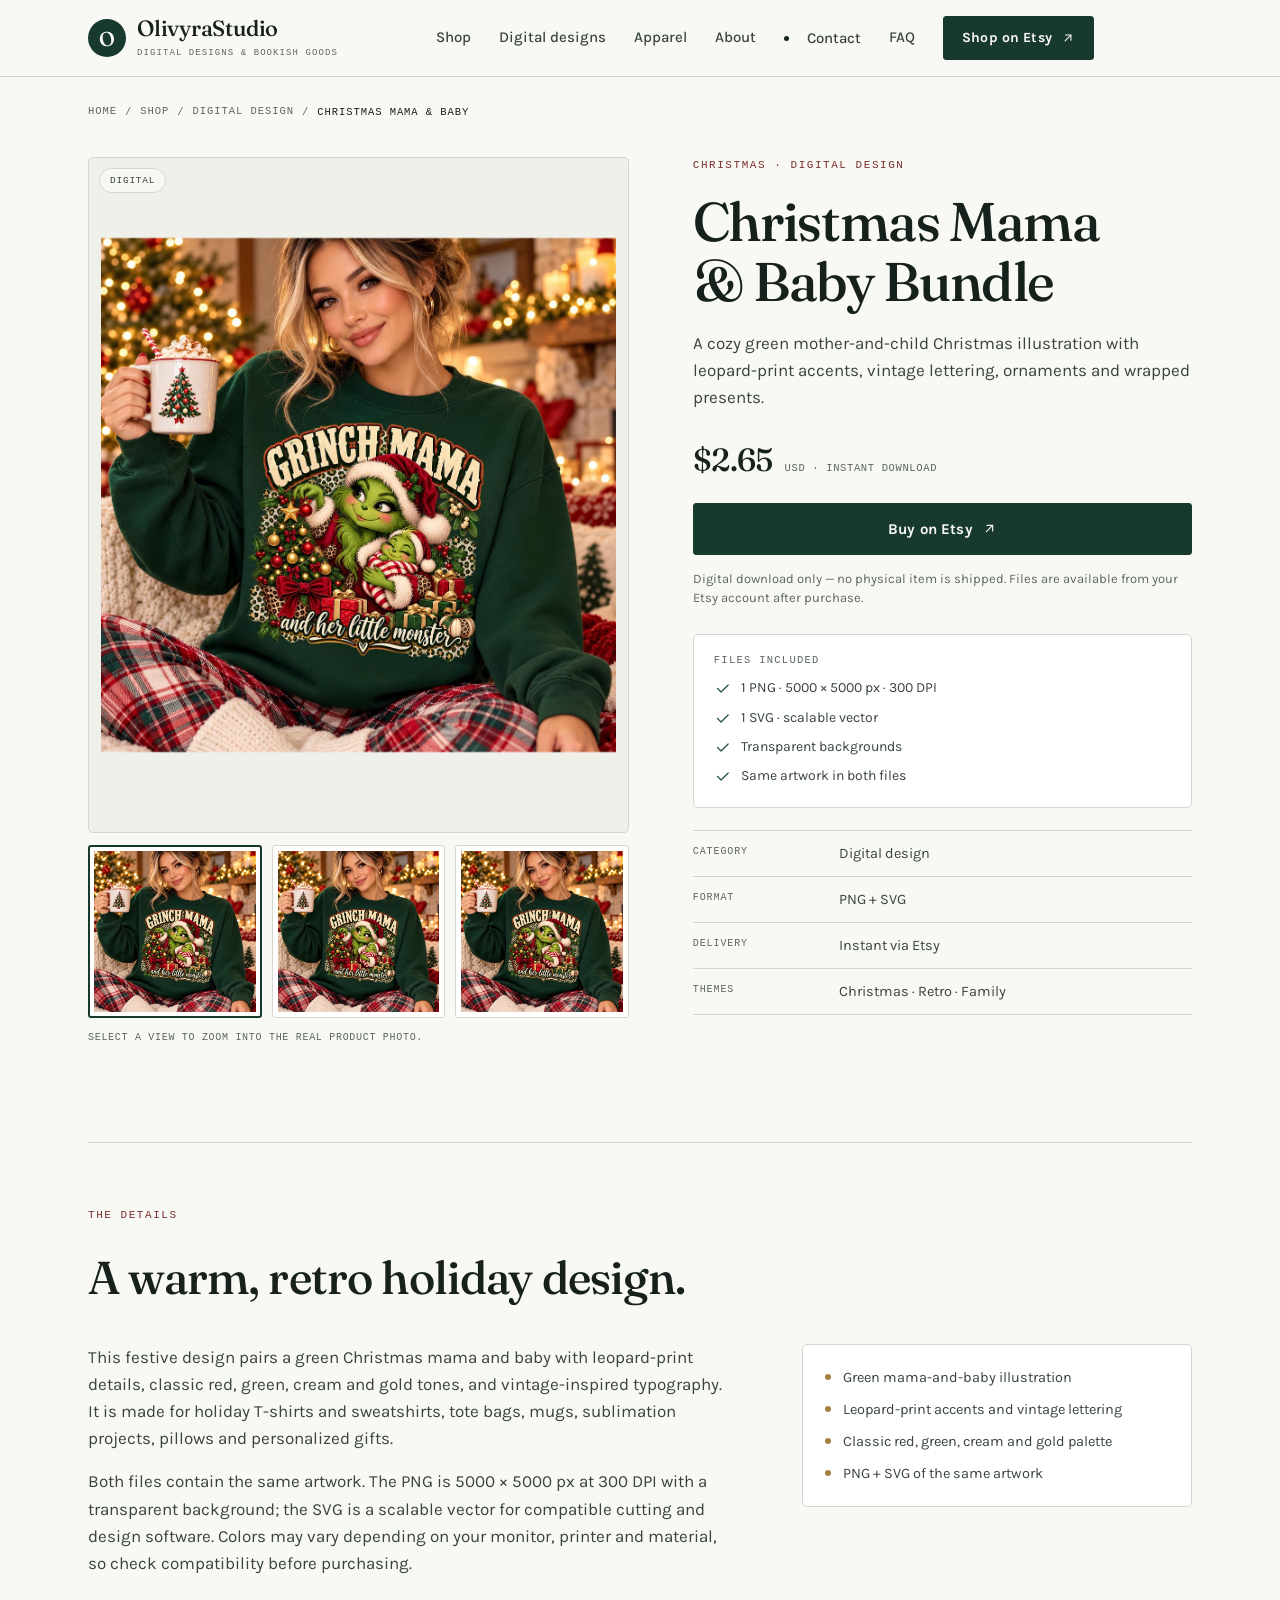
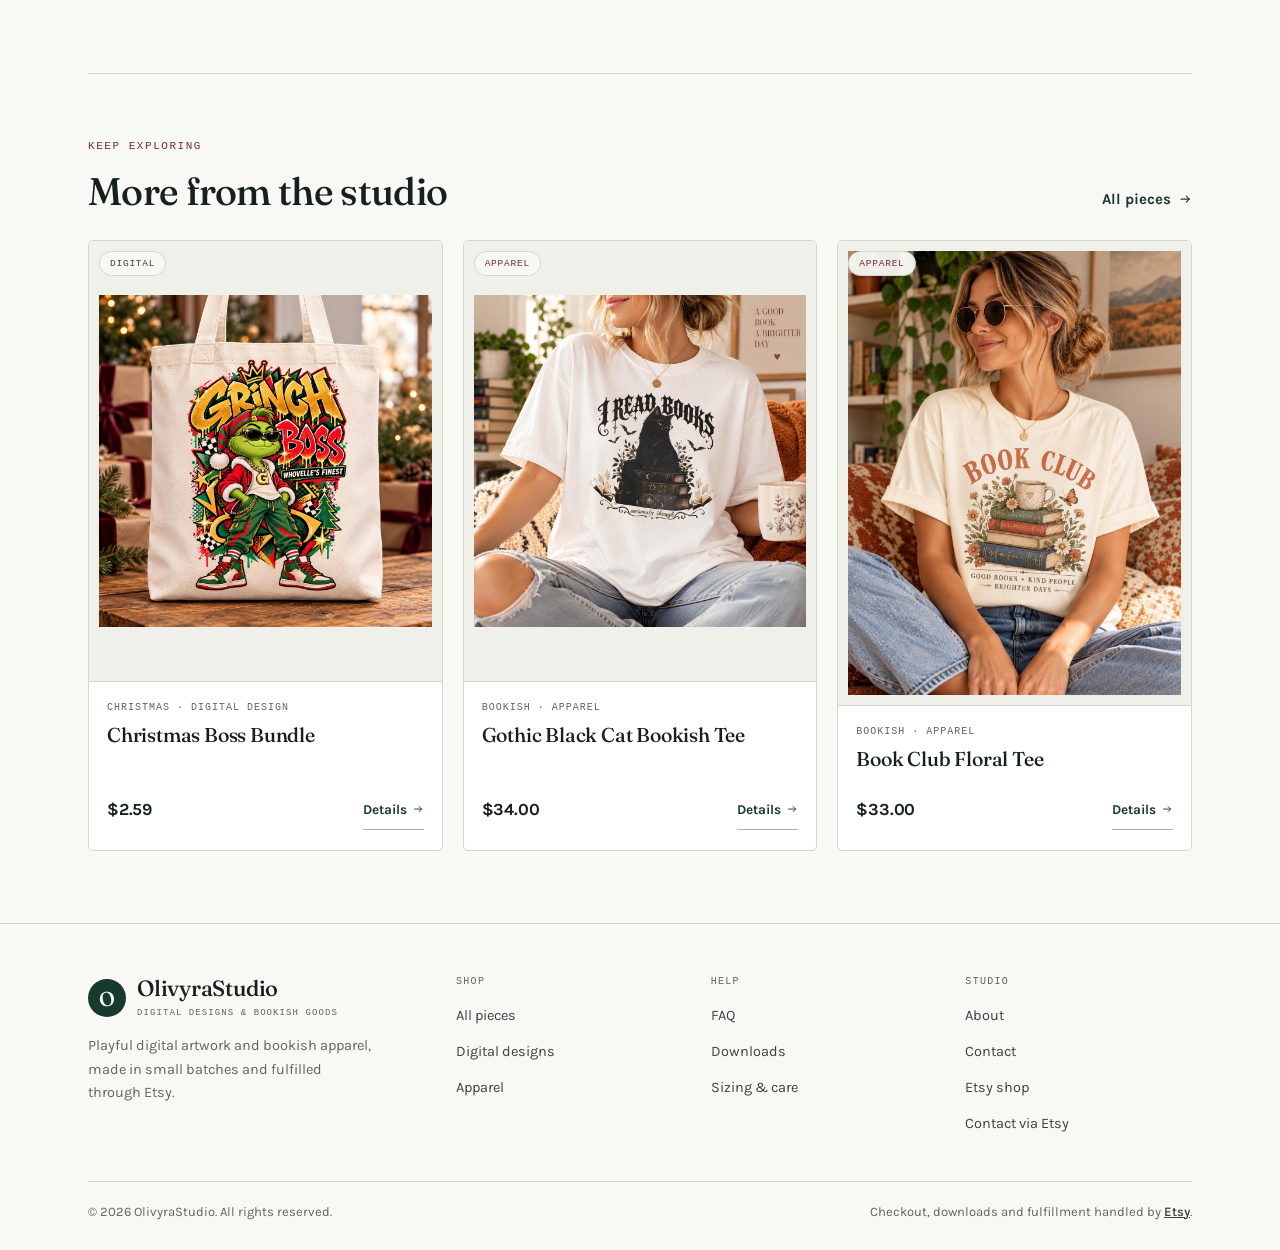
<file: products/christmas-mama.html>
<!DOCTYPE html>
<html lang="en">
<head>
<meta charset="utf-8">
<meta name="viewport" content="width=device-width, initial-scale=1">
<meta name="description" content="Christmas Mama and Baby PNG + SVG bundle from OlivyraStudio — a retro green holiday design for shirts, totes, mugs and sublimation projects.">
<meta property="og:type" content="product">
<meta property="og:site_name" content="OlivyraStudio">
<meta property="og:title" content="Christmas Mama &amp; Baby Bundle — OlivyraStudio">
<meta property="og:description" content="Christmas Mama and Baby PNG + SVG bundle from OlivyraStudio — a retro green holiday design for shirts, totes, mugs and sublimation projects.">
<meta property="og:image" content="https://i.etsystatic.com/34838411/r/il/d31b2a/8790265697/il_1140xN.8790265697_ecew.jpg">
<meta property="og:image:alt" content="Christmas Mama and Baby digital design: green mother-and-child illustration with leopard print accents and festive ornaments.">
<meta property="og:image:width" content="1140">
<meta property="og:image:height" content="1140">
<meta property="product:price:amount" content="2.65">
<meta property="product:price:currency" content="USD">
<meta name="twitter:card" content="summary_large_image">
<meta name="twitter:title" content="Christmas Mama &amp; Baby Bundle — OlivyraStudio">
<meta name="twitter:description" content="Christmas Mama and Baby PNG + SVG bundle from OlivyraStudio — a retro green holiday design for shirts, totes, mugs and sublimation projects.">
<meta name="twitter:image" content="https://i.etsystatic.com/34838411/r/il/d31b2a/8790265697/il_1140xN.8790265697_ecew.jpg">
<script type="application/ld+json">
{
  "@context": "https://schema.org",
  "@type": "Product",
  "name": "Christmas Mama & Baby Bundle",
  "description": "Christmas Mama and Baby PNG + SVG bundle from OlivyraStudio — a retro green holiday design for shirts, totes, mugs and sublimation projects.",
  "image": [
    "https://i.etsystatic.com/34838411/r/il/d31b2a/8790265697/il_1140xN.8790265697_ecew.jpg"
  ],
  "url": "https://www.etsy.com/listing/4603210225/christmas-mama-and-baby-png-svg-bundle",
  "productID": "4603210225",
  "brand": {
    "@type": "Brand",
    "name": "OlivyraStudio"
  },
  "itemCondition": "https://schema.org/NewCondition",
  "offers": {
    "@type": "Offer",
    "url": "https://www.etsy.com/listing/4603210225/christmas-mama-and-baby-png-svg-bundle",
    "priceCurrency": "USD",
    "price": "2.65",
    "availability": "https://schema.org/InStock",
    "seller": {
      "@type": "Organization",
      "name": "OlivyraStudio"
    }
  }
}
</script>
<title>Christmas Mama &amp; Baby Bundle — OlivyraStudio</title>
<link rel="icon" href="../assets/favicon.svg" type="image/svg+xml">
<meta name="theme-color" content="#183a2e">
<link rel="preconnect" href="https://fonts.googleapis.com">
<link rel="preconnect" href="https://fonts.gstatic.com" crossorigin>
<link rel="preload" as="style" href="https://fonts.googleapis.com/css2?family=Fraunces:opsz,wght@9..144,400;9..144,500;9..144,600&family=Karla:wght@400;500;600;700&display=swap">
<link href="https://fonts.googleapis.com/css2?family=Fraunces:opsz,wght@9..144,400;9..144,500;9..144,600&family=Karla:wght@400;500;600;700&display=swap" rel="stylesheet">
<link rel="stylesheet" href="../assets/styles.css">
<link rel="stylesheet" href="../assets/product.css">
</head>
<body>
<a class="skip-link" href="#main">Skip to content</a>

<header class="site-header">
  <div class="wrap">
    <div class="header-inner">
      <a class="brand" href="../index.html" aria-label="OlivyraStudio home">
        <span class="brand-mark" aria-hidden="true">O</span>
        <span>
          <span class="brand-name">OlivyraStudio</span>
          <span class="brand-sub">Digital designs &amp; bookish goods</span>
        </span>
      </a>

      <nav class="site-nav" aria-label="Main navigation">
        <a href="../shop.html">Shop</a>
        <a href="../shop.html?category=digital">Digital designs</a>
        <a href="../shop.html?category=apparel">Apparel</a>
        <a href="../index.html#about">About</a>
          <li><a href="../contact.html">Contact</a></li>
        <a href="../index.html#faq">FAQ</a>
        <a class="btn btn--sm" href="https://www.etsy.com/shop/OlivyraStudio" target="_blank" rel="noopener">Shop on Etsy
          <svg class="od-icon" viewBox="0 0 24 24" fill="none" stroke="currentColor" stroke-width="1.8" stroke-linecap="round" stroke-linejoin="round" aria-hidden="true"><path d="M7 17 17 7"/><path d="M8 7h9v9"/></svg>
        </a>
      </nav>

      <div class="header-actions">
        <button class="menu-toggle" type="button" id="nav-toggle" aria-expanded="false" aria-controls="mobile-nav">Menu</button>
      </div>
    </div>

    <nav class="mobile-nav" id="mobile-nav" aria-label="Mobile navigation" hidden>
      <ul>
        <li><a href="../shop.html">Shop</a></li>
        <li><a href="../shop.html?category=digital">Digital designs</a></li>
        <li><a href="../shop.html?category=apparel">Apparel</a></li>
        <li><a href="../index.html#about">About</a></li>
          <li><a href="../contact.html">Contact</a></li>
        <li><a href="../index.html#faq">FAQ</a></li>
        <li><a class="btn" href="https://www.etsy.com/shop/OlivyraStudio" target="_blank" rel="noopener">Shop on Etsy</a></li>
      </ul>
    </nav>
  </div>
</header>

<main id="main">
  <div class="wrap">
    <nav class="breadcrumb" aria-label="Breadcrumb">
      <a href="../index.html">Home</a>
      <span aria-hidden="true">/</span>
      <a href="../shop.html">Shop</a>
      <span aria-hidden="true">/</span>
      <a href="../shop.html?category=digital">Digital design</a>
      <span aria-hidden="true">/</span>
      <span aria-current="page">Christmas Mama &amp; Baby</span>
    </nav>

    <section class="product-page" aria-labelledby="product-title">
      <div class="gallery">
        <div class="gallery-main" id="gallery-stage">
          <span class="badge ">Digital</span>
          <img id="gallery-image" src="../assets/products/christmas-mama.jpg" width="1140" height="1140" alt="Christmas Mama and Baby digital design: green mother-and-child illustration with leopard print accents and festive ornaments.">
        </div>
        <div class="gallery-thumbs" role="group" aria-label="Product photo views">
          <button class="gallery-thumb" type="button" data-view="full" aria-pressed="true" aria-label="Full view">
            <img src="../assets/products/christmas-mama.jpg" alt="" loading="lazy">
          </button>
          <button class="gallery-thumb" type="button" data-view="detail-a" aria-pressed="false" aria-label="Zoomed detail view, upper area">
            <img src="../assets/products/christmas-mama.jpg" alt="" loading="lazy">
          </button>
          <button class="gallery-thumb" type="button" data-view="detail-b" aria-pressed="false" aria-label="Zoomed detail view, lower area">
            <img src="../assets/products/christmas-mama.jpg" alt="" loading="lazy">
          </button>
        </div>
        <p class="gallery-hint">Select a view to zoom into the real product photo.</p>
      </div>

      <div class="product-info">
        <span class="eyebrow">Christmas · Digital design</span>
        <h1 id="product-title">Christmas Mama &amp; Baby Bundle</h1>
        <p class="product-lede">A cozy green mother-and-child Christmas illustration with leopard-print accents, vintage lettering, ornaments and wrapped presents.</p>

        <div class="price-row">
          <span class="price">$2.65</span>
          <span class="price-note">USD · instant download</span>
        </div>

        <a class="btn btn--block" href="https://www.etsy.com/listing/4603210225/christmas-mama-and-baby-png-svg-bundle" target="_blank" rel="noopener">Buy on Etsy
          <svg class="od-icon" viewBox="0 0 24 24" fill="none" stroke="currentColor" stroke-width="1.8" stroke-linecap="round" stroke-linejoin="round" aria-hidden="true"><path d="M7 17 17 7"/><path d="M8 7h9v9"/></svg>
        </a>
        <p class="buy-note">Digital download only — no physical item is shipped. Files are available from your Etsy account after purchase.</p>

        <div class="info-panel">
          <h2 class="info-title">Files included</h2>
          <ul class="spec-list">
            <li><svg class="od-icon" viewBox="0 0 24 24" fill="none" stroke="currentColor" stroke-width="1.7" stroke-linecap="round" stroke-linejoin="round" aria-hidden="true"><path d="m5 12 5 5L20 7"/></svg>1 PNG · 5000 × 5000 px · 300 DPI</li>
            <li><svg class="od-icon" viewBox="0 0 24 24" fill="none" stroke="currentColor" stroke-width="1.7" stroke-linecap="round" stroke-linejoin="round" aria-hidden="true"><path d="m5 12 5 5L20 7"/></svg>1 SVG · scalable vector</li>
            <li><svg class="od-icon" viewBox="0 0 24 24" fill="none" stroke="currentColor" stroke-width="1.7" stroke-linecap="round" stroke-linejoin="round" aria-hidden="true"><path d="m5 12 5 5L20 7"/></svg>Transparent backgrounds</li>
            <li><svg class="od-icon" viewBox="0 0 24 24" fill="none" stroke="currentColor" stroke-width="1.7" stroke-linecap="round" stroke-linejoin="round" aria-hidden="true"><path d="m5 12 5 5L20 7"/></svg>Same artwork in both files</li>
          </ul>
        </div>

        <dl class="meta-list">
          <div><dt>Category</dt><dd>Digital design</dd></div>
          <div><dt>Format</dt><dd>PNG + SVG</dd></div>
          <div><dt>Delivery</dt><dd>Instant via Etsy</dd></div>
          <div><dt>Themes</dt><dd>Christmas · Retro · Family</dd></div>
        </dl>
      </div>
    </section>

    <section class="product-section" aria-labelledby="story-title">
      <div class="section-head">
        <span class="eyebrow">The details</span>
        <h2 id="story-title">A warm, retro holiday design.</h2>
      </div>
      <div class="story-grid">
        <div class="story-copy">
            <p>This festive design pairs a green Christmas mama and baby with leopard-print details, classic red, green, cream and gold tones, and vintage-inspired typography. It is made for holiday T-shirts and sweatshirts, tote bags, mugs, sublimation projects, pillows and personalized gifts.</p>
            <p>Both files contain the same artwork. The PNG is 5000 × 5000 px at 300 DPI with a transparent background; the SVG is a scalable vector for compatible cutting and design software. Colors may vary depending on your monitor, printer and material, so check compatibility before purchasing.</p>
        </div>
        <ul class="feature-list">
          <li>Green mama-and-baby illustration</li>
          <li>Leopard-print accents and vintage lettering</li>
          <li>Classic red, green, cream and gold palette</li>
          <li>PNG + SVG of the same artwork</li>
        </ul>
      </div>
    </section>

    <section class="product-section" aria-labelledby="related-title">
      <div class="related-head">
        <div>
          <span class="eyebrow">Keep exploring</span>
          <h2 id="related-title">More from the studio</h2>
        </div>
        <a class="text-link" href="../shop.html">All pieces <svg class="od-icon" viewBox="0 0 24 24" fill="none" stroke="currentColor" stroke-width="1.8" stroke-linecap="round" stroke-linejoin="round" aria-hidden="true"><path d="M5 12h14"/><path d="m14 7 5 5-5 5"/></svg></a>
      </div>
      <div class="product-grid product-grid--3">
        <article class="product-card">
  <div class="product-media">
    <span class="badge ">Digital</span>
    <a class="product-media-link" href="christmas-boss.html" aria-label="View Christmas Boss details">
      <img src="../assets/products/christmas-boss.jpg" width="1140" height="1140" alt="Christmas Boss digital design: green holiday character with gold graffiti lettering and retro geometric details." loading="lazy">
    </a>
  </div>
  <div class="product-body">
    <span class="product-kicker">Christmas · Digital design</span>
    <h3 class="product-title"><a href="christmas-boss.html">Christmas Boss Bundle</a></h3>
    <div class="product-foot">
      <span class="product-price">$2.59</span>
      <span class="product-actions">
        <a class="product-link" href="christmas-boss.html">Details <svg class="od-icon" viewBox="0 0 24 24" fill="none" stroke="currentColor" stroke-width="1.8" stroke-linecap="round" stroke-linejoin="round" aria-hidden="true"><path d="M5 12h14"/><path d="m14 7 5 5-5 5"/></svg></a>
      </span>
    </div>
  </div>
</article>
          <article class="product-card">
  <div class="product-media">
    <span class="badge badge--apparel">Apparel</span>
    <a class="product-media-link" href="gothic-black-cat-tee.html" aria-label="View Gothic Black Cat Tee details">
      <img src="../assets/products/black-cat-shirt.jpg" width="1140" height="1140" alt="Gothic black cat T-shirt with gold spectacles perched on antique books, reading I Read Books." loading="lazy">
    </a>
  </div>
  <div class="product-body">
    <span class="product-kicker">Bookish · Apparel</span>
    <h3 class="product-title"><a href="gothic-black-cat-tee.html">Gothic Black Cat Bookish Tee</a></h3>
    <div class="product-foot">
      <span class="product-price">$34.00</span>
      <span class="product-actions">
        <a class="product-link" href="gothic-black-cat-tee.html">Details <svg class="od-icon" viewBox="0 0 24 24" fill="none" stroke="currentColor" stroke-width="1.8" stroke-linecap="round" stroke-linejoin="round" aria-hidden="true"><path d="M5 12h14"/><path d="m14 7 5 5-5 5"/></svg></a>
      </span>
    </div>
  </div>
</article>
          <article class="product-card">
  <div class="product-media">
    <span class="badge badge--apparel">Apparel</span>
    <a class="product-media-link" href="book-club-tee.html" aria-label="View Book Club Tee details">
      <img src="../assets/products/book-club-shirt.jpg" width="1140" height="1520" alt="Ivory book club T-shirt with vintage floral books, a coffee mug and a butterfly, reading Good Books Kind People Brighter Days." loading="lazy">
    </a>
  </div>
  <div class="product-body">
    <span class="product-kicker">Bookish · Apparel</span>
    <h3 class="product-title"><a href="book-club-tee.html">Book Club Floral Tee</a></h3>
    <div class="product-foot">
      <span class="product-price">$33.00</span>
      <span class="product-actions">
        <a class="product-link" href="book-club-tee.html">Details <svg class="od-icon" viewBox="0 0 24 24" fill="none" stroke="currentColor" stroke-width="1.8" stroke-linecap="round" stroke-linejoin="round" aria-hidden="true"><path d="M5 12h14"/><path d="m14 7 5 5-5 5"/></svg></a>
      </span>
    </div>
  </div>
</article>
      </div>
    </section>
  </div>
</main>

<footer class="site-footer">
  <div class="wrap">
    <div class="footer-grid">
      <div class="footer-brand">
        <a class="brand" href="../index.html" aria-label="OlivyraStudio home">
          <span class="brand-mark" aria-hidden="true">O</span>
          <span>
            <span class="brand-name">OlivyraStudio</span>
            <span class="brand-sub">Digital designs &amp; bookish goods</span>
          </span>
        </a>
        <p>Playful digital artwork and bookish apparel, made in small batches and fulfilled through Etsy.</p>
      </div>
      <div class="footer-col">
        <h3>Shop</h3>
        <ul>
          <li><a href="../shop.html">All pieces</a></li>
          <li><a href="../shop.html?category=digital">Digital designs</a></li>
          <li><a href="../shop.html?category=apparel">Apparel</a></li>
        </ul>
      </div>
      <div class="footer-col">
        <h3>Help</h3>
        <ul>
          <li><a href="../index.html#faq">FAQ</a></li>
          <li><a href="../index.html#faq">Downloads</a></li>
          <li><a href="../index.html#faq">Sizing &amp; care</a></li>
        </ul>
      </div>
      <div class="footer-col">
        <h3>Studio</h3>
        <ul>
          <li><a href="../index.html#about">About</a></li>
          <li><a href="../contact.html">Contact</a></li>
          <li><a href="https://www.etsy.com/shop/OlivyraStudio" target="_blank" rel="noopener">Etsy shop</a></li>
          <li><a href="https://www.etsy.com/shop/OlivyraStudio" target="_blank" rel="noopener">Contact via Etsy</a></li>
        </ul>
      </div>
    </div>
    <div class="footer-bottom">
      <span>© 2026 OlivyraStudio. All rights reserved.</span>
      <span>Checkout, downloads and fulfillment handled by <a href="https://www.etsy.com/shop/OlivyraStudio" target="_blank" rel="noopener">Etsy</a>.</span>
    </div>
  </div>
</footer>

<script src="../assets/site.js" defer></script>
<script src="../assets/product.js" defer></script>
</body>
</html>
</file>
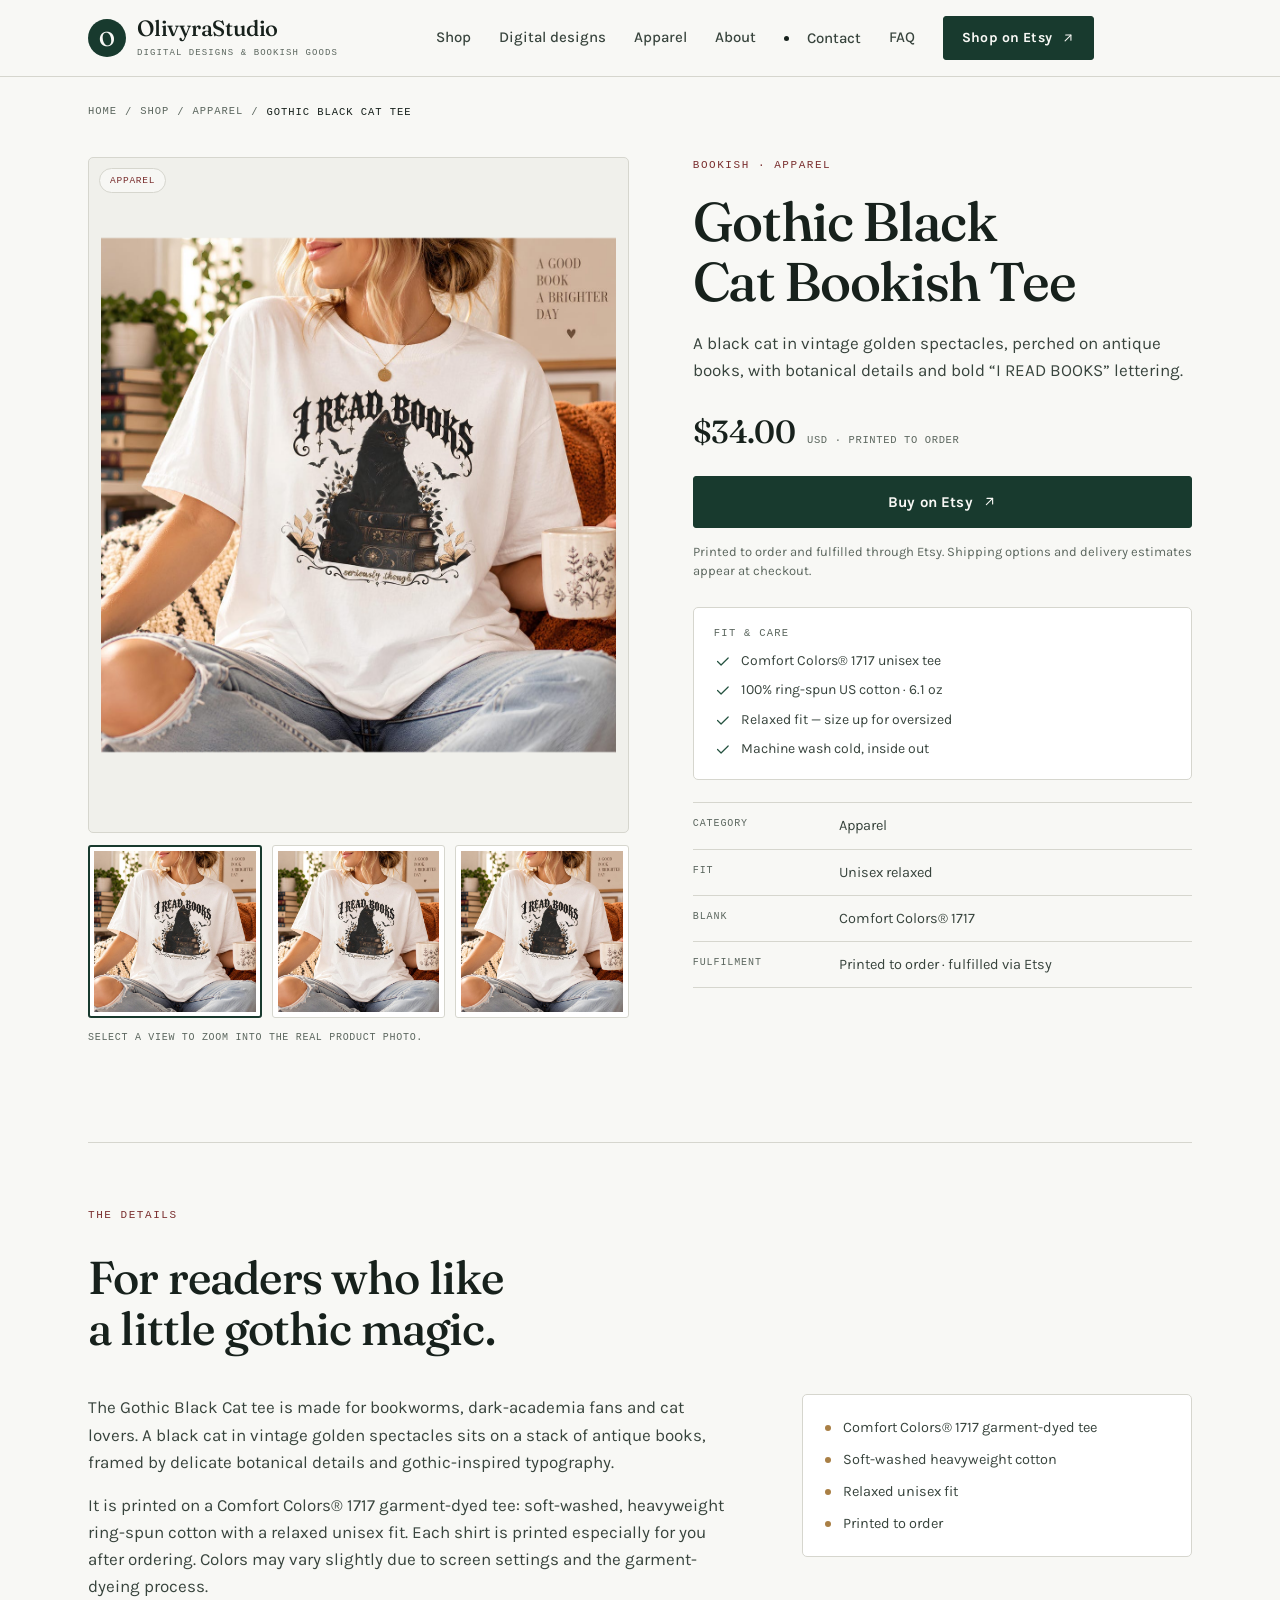
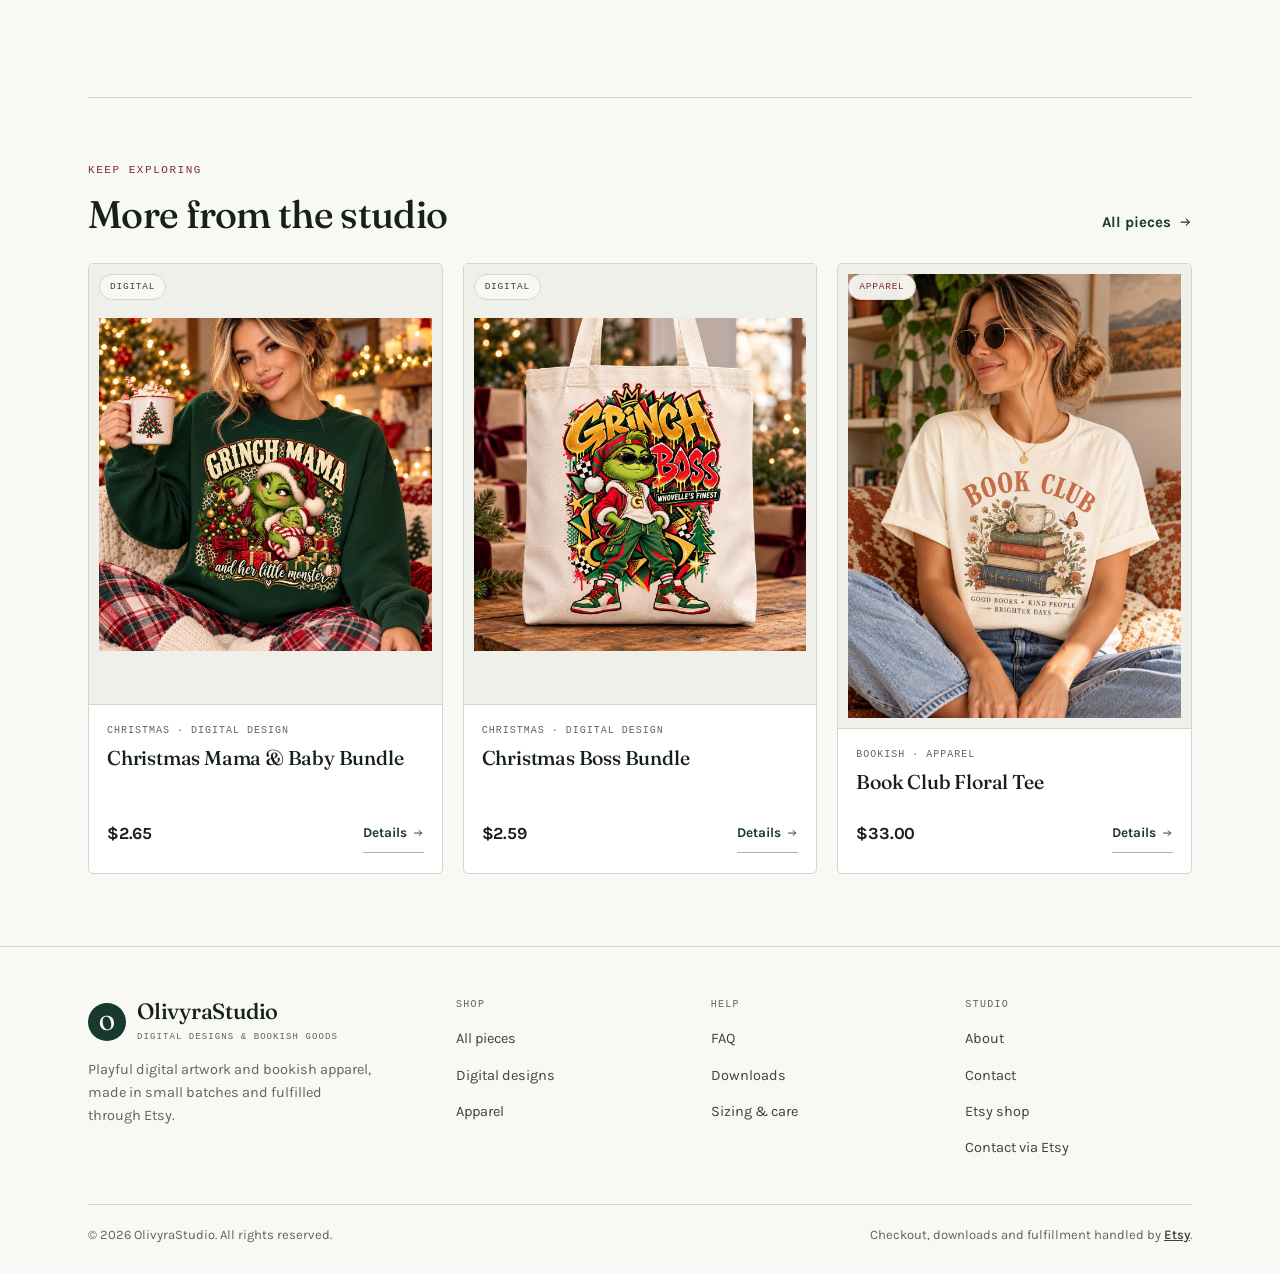
<file: products/gothic-black-cat-tee.html>
<!DOCTYPE html>
<html lang="en">
<head>
<meta charset="utf-8">
<meta name="viewport" content="width=device-width, initial-scale=1">
<meta name="description" content="Gothic Black Cat bookish T-shirt from OlivyraStudio — a dark-academia Comfort Colors 1717 tee with vintage spectacles and antique books.">
<meta property="og:type" content="product">
<meta property="og:site_name" content="OlivyraStudio">
<meta property="og:title" content="Gothic Black Cat Bookish Tee — OlivyraStudio">
<meta property="og:description" content="Gothic Black Cat bookish T-shirt from OlivyraStudio — a dark-academia Comfort Colors 1717 tee with vintage spectacles and antique books.">
<meta property="og:image" content="https://i.etsystatic.com/34838411/r/il/739a9f/8779573833/il_1140xN.8779573833_9l4e.jpg">
<meta property="og:image:alt" content="Gothic black cat T-shirt with gold spectacles perched on antique books, reading I Read Books.">
<meta property="og:image:width" content="1140">
<meta property="og:image:height" content="1140">
<meta property="product:price:amount" content="34.00">
<meta property="product:price:currency" content="USD">
<meta name="twitter:card" content="summary_large_image">
<meta name="twitter:title" content="Gothic Black Cat Bookish Tee — OlivyraStudio">
<meta name="twitter:description" content="Gothic Black Cat bookish T-shirt from OlivyraStudio — a dark-academia Comfort Colors 1717 tee with vintage spectacles and antique books.">
<meta name="twitter:image" content="https://i.etsystatic.com/34838411/r/il/739a9f/8779573833/il_1140xN.8779573833_9l4e.jpg">
<script type="application/ld+json">
{
  "@context": "https://schema.org",
  "@type": "Product",
  "name": "Gothic Black Cat Bookish Tee",
  "description": "Gothic Black Cat bookish T-shirt from OlivyraStudio — a dark-academia Comfort Colors 1717 tee with vintage spectacles and antique books.",
  "image": [
    "https://i.etsystatic.com/34838411/r/il/739a9f/8779573833/il_1140xN.8779573833_9l4e.jpg"
  ],
  "url": "https://www.etsy.com/listing/4601998838/gothic-black-cat-bookish-shirt-i-read",
  "productID": "4601998838",
  "brand": {
    "@type": "Brand",
    "name": "OlivyraStudio"
  },
  "itemCondition": "https://schema.org/NewCondition",
  "offers": {
    "@type": "Offer",
    "url": "https://www.etsy.com/listing/4601998838/gothic-black-cat-bookish-shirt-i-read",
    "priceCurrency": "USD",
    "price": "34.00",
    "availability": "https://schema.org/InStock",
    "seller": {
      "@type": "Organization",
      "name": "OlivyraStudio"
    }
  }
}
</script>
<title>Gothic Black Cat Bookish Tee — OlivyraStudio</title>
<link rel="icon" href="../assets/favicon.svg" type="image/svg+xml">
<meta name="theme-color" content="#183a2e">
<link rel="preconnect" href="https://fonts.googleapis.com">
<link rel="preconnect" href="https://fonts.gstatic.com" crossorigin>
<link rel="preload" as="style" href="https://fonts.googleapis.com/css2?family=Fraunces:opsz,wght@9..144,400;9..144,500;9..144,600&family=Karla:wght@400;500;600;700&display=swap">
<link href="https://fonts.googleapis.com/css2?family=Fraunces:opsz,wght@9..144,400;9..144,500;9..144,600&family=Karla:wght@400;500;600;700&display=swap" rel="stylesheet">
<link rel="stylesheet" href="../assets/styles.css">
<link rel="stylesheet" href="../assets/product.css">
</head>
<body>
<a class="skip-link" href="#main">Skip to content</a>

<header class="site-header">
  <div class="wrap">
    <div class="header-inner">
      <a class="brand" href="../index.html" aria-label="OlivyraStudio home">
        <span class="brand-mark" aria-hidden="true">O</span>
        <span>
          <span class="brand-name">OlivyraStudio</span>
          <span class="brand-sub">Digital designs &amp; bookish goods</span>
        </span>
      </a>

      <nav class="site-nav" aria-label="Main navigation">
        <a href="../shop.html">Shop</a>
        <a href="../shop.html?category=digital">Digital designs</a>
        <a href="../shop.html?category=apparel">Apparel</a>
        <a href="../index.html#about">About</a>
          <li><a href="../contact.html">Contact</a></li>
        <a href="../index.html#faq">FAQ</a>
        <a class="btn btn--sm" href="https://www.etsy.com/shop/OlivyraStudio" target="_blank" rel="noopener">Shop on Etsy
          <svg class="od-icon" viewBox="0 0 24 24" fill="none" stroke="currentColor" stroke-width="1.8" stroke-linecap="round" stroke-linejoin="round" aria-hidden="true"><path d="M7 17 17 7"/><path d="M8 7h9v9"/></svg>
        </a>
      </nav>

      <div class="header-actions">
        <button class="menu-toggle" type="button" id="nav-toggle" aria-expanded="false" aria-controls="mobile-nav">Menu</button>
      </div>
    </div>

    <nav class="mobile-nav" id="mobile-nav" aria-label="Mobile navigation" hidden>
      <ul>
        <li><a href="../shop.html">Shop</a></li>
        <li><a href="../shop.html?category=digital">Digital designs</a></li>
        <li><a href="../shop.html?category=apparel">Apparel</a></li>
        <li><a href="../index.html#about">About</a></li>
          <li><a href="../contact.html">Contact</a></li>
        <li><a href="../index.html#faq">FAQ</a></li>
        <li><a class="btn" href="https://www.etsy.com/shop/OlivyraStudio" target="_blank" rel="noopener">Shop on Etsy</a></li>
      </ul>
    </nav>
  </div>
</header>

<main id="main">
  <div class="wrap">
    <nav class="breadcrumb" aria-label="Breadcrumb">
      <a href="../index.html">Home</a>
      <span aria-hidden="true">/</span>
      <a href="../shop.html">Shop</a>
      <span aria-hidden="true">/</span>
      <a href="../shop.html?category=apparel">Apparel</a>
      <span aria-hidden="true">/</span>
      <span aria-current="page">Gothic Black Cat Tee</span>
    </nav>

    <section class="product-page" aria-labelledby="product-title">
      <div class="gallery">
        <div class="gallery-main" id="gallery-stage">
          <span class="badge badge--apparel">Apparel</span>
          <img id="gallery-image" src="../assets/products/black-cat-shirt.jpg" width="1140" height="1140" alt="Gothic black cat T-shirt with gold spectacles perched on antique books, reading I Read Books.">
        </div>
        <div class="gallery-thumbs" role="group" aria-label="Product photo views">
          <button class="gallery-thumb" type="button" data-view="full" aria-pressed="true" aria-label="Full view">
            <img src="../assets/products/black-cat-shirt.jpg" alt="" loading="lazy">
          </button>
          <button class="gallery-thumb" type="button" data-view="detail-a" aria-pressed="false" aria-label="Zoomed detail view, upper area">
            <img src="../assets/products/black-cat-shirt.jpg" alt="" loading="lazy">
          </button>
          <button class="gallery-thumb" type="button" data-view="detail-b" aria-pressed="false" aria-label="Zoomed detail view, lower area">
            <img src="../assets/products/black-cat-shirt.jpg" alt="" loading="lazy">
          </button>
        </div>
        <p class="gallery-hint">Select a view to zoom into the real product photo.</p>
      </div>

      <div class="product-info">
        <span class="eyebrow">Bookish · Apparel</span>
        <h1 id="product-title">Gothic Black Cat Bookish Tee</h1>
        <p class="product-lede">A black cat in vintage golden spectacles, perched on antique books, with botanical details and bold “I READ BOOKS” lettering.</p>

        <div class="price-row">
          <span class="price">$34.00</span>
          <span class="price-note">USD · printed to order</span>
        </div>

        <a class="btn btn--block" href="https://www.etsy.com/listing/4601998838/gothic-black-cat-bookish-shirt-i-read" target="_blank" rel="noopener">Buy on Etsy
          <svg class="od-icon" viewBox="0 0 24 24" fill="none" stroke="currentColor" stroke-width="1.8" stroke-linecap="round" stroke-linejoin="round" aria-hidden="true"><path d="M7 17 17 7"/><path d="M8 7h9v9"/></svg>
        </a>
        <p class="buy-note">Printed to order and fulfilled through Etsy. Shipping options and delivery estimates appear at checkout.</p>

        <div class="info-panel">
          <h2 class="info-title">Fit &amp; care</h2>
          <ul class="spec-list">
            <li><svg class="od-icon" viewBox="0 0 24 24" fill="none" stroke="currentColor" stroke-width="1.7" stroke-linecap="round" stroke-linejoin="round" aria-hidden="true"><path d="m5 12 5 5L20 7"/></svg>Comfort Colors® 1717 unisex tee</li>
            <li><svg class="od-icon" viewBox="0 0 24 24" fill="none" stroke="currentColor" stroke-width="1.7" stroke-linecap="round" stroke-linejoin="round" aria-hidden="true"><path d="m5 12 5 5L20 7"/></svg>100% ring-spun US cotton · 6.1 oz</li>
            <li><svg class="od-icon" viewBox="0 0 24 24" fill="none" stroke="currentColor" stroke-width="1.7" stroke-linecap="round" stroke-linejoin="round" aria-hidden="true"><path d="m5 12 5 5L20 7"/></svg>Relaxed fit — size up for oversized</li>
            <li><svg class="od-icon" viewBox="0 0 24 24" fill="none" stroke="currentColor" stroke-width="1.7" stroke-linecap="round" stroke-linejoin="round" aria-hidden="true"><path d="m5 12 5 5L20 7"/></svg>Machine wash cold, inside out</li>
          </ul>
        </div>

        <dl class="meta-list">
          <div><dt>Category</dt><dd>Apparel</dd></div>
          <div><dt>Fit</dt><dd>Unisex relaxed</dd></div>
          <div><dt>Blank</dt><dd>Comfort Colors® 1717</dd></div>
          <div><dt>Fulfilment</dt><dd>Printed to order · fulfilled via Etsy</dd></div>
        </dl>
      </div>
    </section>

    <section class="product-section" aria-labelledby="story-title">
      <div class="section-head">
        <span class="eyebrow">The details</span>
        <h2 id="story-title">For readers who like a little gothic magic.</h2>
      </div>
      <div class="story-grid">
        <div class="story-copy">
            <p>The Gothic Black Cat tee is made for bookworms, dark-academia fans and cat lovers. A black cat in vintage golden spectacles sits on a stack of antique books, framed by delicate botanical details and gothic-inspired typography.</p>
            <p>It is printed on a Comfort Colors® 1717 garment-dyed tee: soft-washed, heavyweight ring-spun cotton with a relaxed unisex fit. Each shirt is printed especially for you after ordering. Colors may vary slightly due to screen settings and the garment-dyeing process.</p>
        </div>
        <ul class="feature-list">
          <li>Comfort Colors® 1717 garment-dyed tee</li>
          <li>Soft-washed heavyweight cotton</li>
          <li>Relaxed unisex fit</li>
          <li>Printed to order</li>
        </ul>
      </div>
    </section>

    <section class="product-section" aria-labelledby="related-title">
      <div class="related-head">
        <div>
          <span class="eyebrow">Keep exploring</span>
          <h2 id="related-title">More from the studio</h2>
        </div>
        <a class="text-link" href="../shop.html">All pieces <svg class="od-icon" viewBox="0 0 24 24" fill="none" stroke="currentColor" stroke-width="1.8" stroke-linecap="round" stroke-linejoin="round" aria-hidden="true"><path d="M5 12h14"/><path d="m14 7 5 5-5 5"/></svg></a>
      </div>
      <div class="product-grid product-grid--3">
        <article class="product-card">
  <div class="product-media">
    <span class="badge ">Digital</span>
    <a class="product-media-link" href="christmas-mama.html" aria-label="View Christmas Mama &amp; Baby details">
      <img src="../assets/products/christmas-mama.jpg" width="1140" height="1140" alt="Christmas Mama and Baby digital design: green mother-and-child illustration with leopard print accents and festive ornaments." loading="lazy">
    </a>
  </div>
  <div class="product-body">
    <span class="product-kicker">Christmas · Digital design</span>
    <h3 class="product-title"><a href="christmas-mama.html">Christmas Mama &amp; Baby Bundle</a></h3>
    <div class="product-foot">
      <span class="product-price">$2.65</span>
      <span class="product-actions">
        <a class="product-link" href="christmas-mama.html">Details <svg class="od-icon" viewBox="0 0 24 24" fill="none" stroke="currentColor" stroke-width="1.8" stroke-linecap="round" stroke-linejoin="round" aria-hidden="true"><path d="M5 12h14"/><path d="m14 7 5 5-5 5"/></svg></a>
      </span>
    </div>
  </div>
</article>
          <article class="product-card">
  <div class="product-media">
    <span class="badge ">Digital</span>
    <a class="product-media-link" href="christmas-boss.html" aria-label="View Christmas Boss details">
      <img src="../assets/products/christmas-boss.jpg" width="1140" height="1140" alt="Christmas Boss digital design: green holiday character with gold graffiti lettering and retro geometric details." loading="lazy">
    </a>
  </div>
  <div class="product-body">
    <span class="product-kicker">Christmas · Digital design</span>
    <h3 class="product-title"><a href="christmas-boss.html">Christmas Boss Bundle</a></h3>
    <div class="product-foot">
      <span class="product-price">$2.59</span>
      <span class="product-actions">
        <a class="product-link" href="christmas-boss.html">Details <svg class="od-icon" viewBox="0 0 24 24" fill="none" stroke="currentColor" stroke-width="1.8" stroke-linecap="round" stroke-linejoin="round" aria-hidden="true"><path d="M5 12h14"/><path d="m14 7 5 5-5 5"/></svg></a>
      </span>
    </div>
  </div>
</article>
          <article class="product-card">
  <div class="product-media">
    <span class="badge badge--apparel">Apparel</span>
    <a class="product-media-link" href="book-club-tee.html" aria-label="View Book Club Tee details">
      <img src="../assets/products/book-club-shirt.jpg" width="1140" height="1520" alt="Ivory book club T-shirt with vintage floral books, a coffee mug and a butterfly, reading Good Books Kind People Brighter Days." loading="lazy">
    </a>
  </div>
  <div class="product-body">
    <span class="product-kicker">Bookish · Apparel</span>
    <h3 class="product-title"><a href="book-club-tee.html">Book Club Floral Tee</a></h3>
    <div class="product-foot">
      <span class="product-price">$33.00</span>
      <span class="product-actions">
        <a class="product-link" href="book-club-tee.html">Details <svg class="od-icon" viewBox="0 0 24 24" fill="none" stroke="currentColor" stroke-width="1.8" stroke-linecap="round" stroke-linejoin="round" aria-hidden="true"><path d="M5 12h14"/><path d="m14 7 5 5-5 5"/></svg></a>
      </span>
    </div>
  </div>
</article>
      </div>
    </section>
  </div>
</main>

<footer class="site-footer">
  <div class="wrap">
    <div class="footer-grid">
      <div class="footer-brand">
        <a class="brand" href="../index.html" aria-label="OlivyraStudio home">
          <span class="brand-mark" aria-hidden="true">O</span>
          <span>
            <span class="brand-name">OlivyraStudio</span>
            <span class="brand-sub">Digital designs &amp; bookish goods</span>
          </span>
        </a>
        <p>Playful digital artwork and bookish apparel, made in small batches and fulfilled through Etsy.</p>
      </div>
      <div class="footer-col">
        <h3>Shop</h3>
        <ul>
          <li><a href="../shop.html">All pieces</a></li>
          <li><a href="../shop.html?category=digital">Digital designs</a></li>
          <li><a href="../shop.html?category=apparel">Apparel</a></li>
        </ul>
      </div>
      <div class="footer-col">
        <h3>Help</h3>
        <ul>
          <li><a href="../index.html#faq">FAQ</a></li>
          <li><a href="../index.html#faq">Downloads</a></li>
          <li><a href="../index.html#faq">Sizing &amp; care</a></li>
        </ul>
      </div>
      <div class="footer-col">
        <h3>Studio</h3>
        <ul>
          <li><a href="../index.html#about">About</a></li>
          <li><a href="../contact.html">Contact</a></li>
          <li><a href="https://www.etsy.com/shop/OlivyraStudio" target="_blank" rel="noopener">Etsy shop</a></li>
          <li><a href="https://www.etsy.com/shop/OlivyraStudio" target="_blank" rel="noopener">Contact via Etsy</a></li>
        </ul>
      </div>
    </div>
    <div class="footer-bottom">
      <span>© 2026 OlivyraStudio. All rights reserved.</span>
      <span>Checkout, downloads and fulfillment handled by <a href="https://www.etsy.com/shop/OlivyraStudio" target="_blank" rel="noopener">Etsy</a>.</span>
    </div>
  </div>
</footer>

<script src="../assets/site.js" defer></script>
<script src="../assets/product.js" defer></script>
</body>
</html>
</file>
<file: assets/styles.css>
/* OD-LAYOUT-PRIMITIVES v1 — structure only: display, flex/grid, overflow, wrapping, ratio, geometry.
   Put this @layer first; product CSS outside the layer wins ordinary layout rules.
   Native hidden and closed-dialog states take precedence over component display rules. */
@layer od-layout {
  [hidden]:not([hidden="until-found" i]) { display: none !important; }
  dialog:not([open]) { display: none !important; }

  :where(.od-stack,.od-row,.od-row-top,.od-cluster,.od-grid,.od-field,.od-stat,.od-cell,.od-tile) > :where(*) { min-width: 0; }

  .od-stack   { display: flex; flex-direction: column; gap: var(--od-gap, 8px); }
  .od-row     { display: flex; align-items: center; gap: var(--od-gap, 8px); }
  .od-row-top { display: flex; align-items: flex-start; gap: var(--od-gap, 8px); }
  .od-cluster { display: flex; flex-wrap: wrap; align-items: center; gap: var(--od-gap, 8px); }
  .od-fill    { flex: 1 1 0; min-width: 0; }
  .od-fixed   { flex: none; }
  .od-grid    { display: grid; gap: var(--od-gap, 12px); grid-template-columns: repeat(var(--od-cols, 3), minmax(0, 1fr)); }

  .od-stat, .od-field, .od-cell { display: grid; gap: var(--od-gap, 2px); }
  :where(.od-stat,.od-field,.od-cell) > :where(*) { display: block; }
  .od-tile { display: grid; grid-template-rows: auto 1fr; }
  :where(.od-tile) > :where(*) { display: block; }

  .od-media { display: block; width: 100%; height: auto; aspect-ratio: var(--od-ratio, auto); }
  .od-media-cover { object-fit: cover; }

  .od-icon { display: inline-block; inline-size: var(--od-icon-size, 1em); block-size: var(--od-icon-size, 1em); flex: none; }

  .od-truncate { display: block; max-width: 100%; overflow: hidden; white-space: nowrap; text-overflow: ellipsis; }
  .od-clamp-2, .od-clamp-3 { display: -webkit-box; -webkit-box-orient: vertical; overflow: hidden; overflow-wrap: anywhere; }
  .od-clamp-2 { -webkit-line-clamp: 2; }
  .od-clamp-3 { -webkit-line-clamp: 3; }
  .od-lines-2 { min-height: calc(2 * 1.4em); }
  .od-nowrap  { white-space: nowrap; }
  .od-keep    { word-break: keep-all; overflow-wrap: anywhere; }

  .od-screen { display: grid; grid-template-rows: auto minmax(0, 1fr) auto; height: 100%; }
  .od-scroll { overflow-y: auto; overscroll-behavior: contain; min-height: 0; }

  .od-rail { display: flex; gap: var(--od-gap, 8px); overflow-x: auto; scroll-snap-type: x proximity; scrollbar-width: none;
             padding-inline: var(--od-rail-pad, 16px); scroll-padding-inline: var(--od-rail-pad, 16px); }
  .od-rail::-webkit-scrollbar { display: none; }
  :where(.od-rail) > :where(*) { flex: none; scroll-snap-align: start; }
  :where(.od-rail) > :where(:last-child) { margin-inline-end: var(--od-rail-pad, 16px); }

  .od-spacer { flex: none; visibility: hidden; pointer-events: none; }
  .od-touch  { min-width: 44px; min-height: 44px; }
}
:root [hidden]:where(:not([hidden="until-found" i])) { display: none; }
/* /OD-LAYOUT-PRIMITIVES v1 */

:root {
  --paper: #f8f8f5;
  --paper-soft: #f0f0eb;
  --paper-strong: #e5e5dd;
  --white: #ffffff;
  --ink: #17211c;
  --ink-soft: #38443d;
  --muted: #5c675f;
  --green: #183a2e;
  --green-deep: #102a21;
  --green-mid: #24513f;
  --oxblood: #7a2f2f;
  --gold: #a97f45;
  --line: #d6d6ce;
  --line-strong: #b0b2a8;
  --focus: #1f4fd1;
  --max: 1200px;
  --r-sm: 3px;
  --r-md: 5px;
  --font-display: "Fraunces", "Iowan Old Style", "Palatino Linotype", Georgia, serif;
  --font-body: "Karla", "Segoe UI", system-ui, -apple-system, sans-serif;
  --font-mono: ui-monospace, "Cascadia Mono", Consolas, "Liberation Mono", monospace;
  --ease: cubic-bezier(0.22, 0.61, 0.36, 1);
}

* { box-sizing: border-box; }

html {
  -webkit-text-size-adjust: 100%;
  scroll-behavior: smooth;
  scroll-padding-top: 96px;
}

body {
  margin: 0;
  background: var(--paper);
  color: var(--ink);
  font-family: var(--font-body);
  font-size: 17px;
  line-height: 1.6;
  font-weight: 400;
  -webkit-font-smoothing: antialiased;
}

h1, h2, h3, h4 {
  margin: 0;
  font-family: var(--font-display);
  font-weight: 500;
  line-height: 1.1;
  letter-spacing: -0.018em;
  font-variation-settings: "opsz" 48;
  text-wrap: balance;
}

p { margin: 0; }
ul, ol { margin: 0; padding: 0; }
a { color: inherit; }
img { display: block; max-width: 100%; }
button, input { font: inherit; }

:focus-visible {
  outline: 2px solid var(--focus);
  outline-offset: 2px;
  box-shadow: 0 0 0 4px var(--paper);
  border-radius: var(--r-sm);
}

.skip-link {
  position: absolute;
  left: -9999px;
  top: 0;
  z-index: 80;
  background: var(--ink);
  color: var(--paper);
  padding: 12px 18px;
  border-radius: var(--r-sm);
  text-decoration: none;
}
.skip-link:focus { left: 16px; top: 16px; }

.visually-hidden {
  position: absolute;
  width: 1px;
  height: 1px;
  padding: 0;
  margin: -1px;
  overflow: hidden;
  clip: rect(0 0 0 0);
  clip-path: inset(50%);
  white-space: nowrap;
  border: 0;
}

.wrap {
  width: 100%;
  max-width: var(--max);
  margin-inline: auto;
  padding-inline: 24px;
}
@media (min-width: 768px) { .wrap { padding-inline: 40px; } }
@media (min-width: 1280px) { .wrap { padding-inline: 48px; } }

.eyebrow {
  display: block;
  font-family: var(--font-mono);
  font-size: 11px;
  font-weight: 500;
  letter-spacing: 0.14em;
  text-transform: uppercase;
  color: var(--oxblood);
  margin-bottom: 14px;
}
.on-dark .eyebrow { color: #d9b98a; }

.section {
  padding-block: 72px;
}
@media (min-width: 1024px) { .section { padding-block: 104px; } }

.section-head {
  display: grid;
  gap: 14px;
  max-width: 680px;
  margin-bottom: 40px;
}
.section-head h2 {
  font-size: clamp(2rem, 3.6vw, 3.1rem);
}
.section-head p {
  color: var(--ink-soft);
  font-size: 17px;
  max-width: 58ch;
}

/* ---------- buttons & links ---------- */

.btn {
  display: inline-flex;
  align-items: center;
  justify-content: center;
  gap: 9px;
  min-height: 50px;
  padding: 13px 24px;
  border: 1.5px solid var(--green);
  border-radius: var(--r-sm);
  background: var(--green);
  color: var(--paper);
  font-family: var(--font-body);
  font-size: 15px;
  font-weight: 700;
  letter-spacing: 0.01em;
  text-decoration: none;
  cursor: pointer;
  transition: background-color 180ms var(--ease), border-color 180ms var(--ease), transform 180ms var(--ease);
}
.btn:hover { background: var(--green-deep); border-color: var(--green-deep); }
.btn:active { transform: translateY(1px); }
.btn--ghost {
  background: transparent;
  color: var(--green);
  border-color: var(--line-strong);
}
.btn--ghost:hover { background: var(--paper-soft); border-color: var(--green); }
.btn--light {
  background: var(--paper);
  color: var(--green-deep);
  border-color: var(--paper);
}
.btn--light:hover { background: #ffffff; border-color: #ffffff; }
.btn--sm { min-height: 44px; padding: 9px 18px; font-size: 14px; }

.arrow { --od-icon-size: 0.95em; }

.text-link {
  display: inline-flex;
  align-items: center;
  gap: 7px;
  font-weight: 700;
  font-size: 15px;
  color: var(--green);
  text-decoration: none;
  border-bottom: 1.5px solid transparent;
  transition: border-color 160ms var(--ease);
}
.text-link:hover { border-bottom-color: var(--green); }
.text-link .od-icon { --od-icon-size: 0.95em; }

/* ---------- header ---------- */

.site-header {
  position: sticky;
  top: 0;
  z-index: 40;
  background: var(--paper);
  border-bottom: 1px solid var(--line);
}
.header-inner {
  display: flex;
  align-items: center;
  justify-content: space-between;
  gap: 16px;
  min-height: 76px;
}
.brand {
  display: inline-flex;
  align-items: center;
  gap: 11px;
  text-decoration: none;
  color: var(--ink);
}
.brand-mark {
  inline-size: 38px;
  block-size: 38px;
  flex: none;
  display: grid;
  place-items: center;
  border-radius: 50%;
  background: var(--green);
  color: var(--paper);
  font-family: var(--font-display);
  font-size: 20px;
  font-weight: 500;
  line-height: 1;
  padding-top: 2px;
}
.brand-name {
  font-family: var(--font-display);
  font-size: 22px;
  font-weight: 500;
  letter-spacing: -0.01em;
  line-height: 1.1;
}
.brand-sub {
  display: block;
  font-family: var(--font-mono);
  font-size: 9px;
  letter-spacing: 0.12em;
  text-transform: uppercase;
  color: var(--muted);
  margin-top: 2px;
}

.site-nav { display: none; }
@media (min-width: 1024px) {
  .site-nav {
    display: flex;
    align-items: center;
    gap: 28px;
  }
}
.site-nav a:not(.btn) {
  text-decoration: none;
  font-size: 15px;
  font-weight: 500;
  color: var(--ink-soft);
  padding: 6px 0;
  border-bottom: 2px solid transparent;
  transition: color 160ms var(--ease), border-color 160ms var(--ease);
}
.site-nav a:not(.btn):hover { color: var(--ink); border-bottom-color: var(--gold); }

.header-actions { display: flex; align-items: center; gap: 10px; }

.menu-toggle {
  display: inline-flex;
  align-items: center;
  justify-content: center;
  gap: 8px;
  min-width: 44px;
  min-height: 44px;
  padding: 8px 14px;
  background: transparent;
  color: var(--ink);
  border: 1px solid var(--line-strong);
  border-radius: var(--r-sm);
  font-size: 14px;
  font-weight: 600;
  cursor: pointer;
}
.menu-toggle:hover { background: var(--paper-soft); }
@media (min-width: 1024px) { .menu-toggle { display: none; } }

.mobile-nav {
  border-top: 1px solid var(--line);
  background: var(--paper);
  padding: 10px 0 20px;
}
.mobile-nav ul { list-style: none; display: grid; gap: 2px; }
.mobile-nav a:not(.btn) {
  display: block;
  padding: 13px 2px;
  font-size: 17px;
  text-decoration: none;
  border-bottom: 1px solid var(--paper-strong);
}
.mobile-nav .btn { width: 100%; margin-top: 12px; }

/* ---------- hero ---------- */

.hero { padding-block: 48px 56px; }
@media (min-width: 1024px) { .hero { padding-block: 76px 88px; } }

.hero-grid {
  display: grid;
  gap: 40px;
  align-items: center;
}
@media (min-width: 960px) {
  .hero-grid { grid-template-columns: 1.02fr 0.98fr; gap: 64px; }
}

.hero h1 {
  font-size: clamp(2.7rem, 6vw, 4.6rem);
  margin-bottom: 22px;
  letter-spacing: -0.03em;
}
.hero h1 em {
  font-style: italic;
  color: var(--green-mid);
}
.hero-lede {
  font-size: 18px;
  color: var(--ink-soft);
  max-width: 50ch;
  margin-bottom: 30px;
}
.hero-actions {
  display: flex;
  flex-wrap: wrap;
  gap: 12px;
  margin-bottom: 24px;
}
.hero-note {
  display: flex;
  flex-wrap: wrap;
  gap: 8px 22px;
  font-size: 14px;
  color: var(--muted);
}
.hero-note span {
  display: inline-flex;
  align-items: center;
  gap: 7px;
}
.hero-note .od-icon { --od-icon-size: 16px; color: var(--green-mid); }

.hero-collage {
  display: grid;
  grid-template-columns: repeat(2, minmax(0, 1fr));
  gap: 12px;
}
.hero-tile {
  margin: 0;
  background: var(--white);
  border: 1px solid var(--line);
  border-radius: var(--r-md);
  padding: 9px;
  overflow: hidden;
}
.hero-tile:nth-child(2),
.hero-tile:nth-child(4) { transform: translateY(22px); }
.hero-tile img {
  width: 100%;
  height: auto;
  aspect-ratio: 1 / 1;
  object-fit: contain;
  border-radius: 2px;
  background: var(--paper-soft);
}
.hero-caption {
  display: flex;
  justify-content: space-between;
  gap: 8px;
  padding: 9px 3px 2px;
  font-family: var(--font-mono);
  font-size: 10px;
  letter-spacing: 0.06em;
  text-transform: uppercase;
  color: var(--muted);
}
.hero-caption strong { font-weight: 500; color: var(--ink-soft); }
@media (max-width: 560px) {
  .hero-tile:nth-child(2),
  .hero-tile:nth-child(4) { transform: none; }
}

/* ---------- trust strip ---------- */

.trust {
  border-block: 1px solid var(--line);
  background: var(--white);
}
.trust-grid {
  display: grid;
  grid-template-columns: 1fr;
}
@media (min-width: 640px) { .trust-grid { grid-template-columns: repeat(2, minmax(0, 1fr)); } }
@media (min-width: 1024px) { .trust-grid { grid-template-columns: repeat(4, minmax(0, 1fr)); } }

.trust-item {
  display: flex;
  align-items: flex-start;
  gap: 13px;
  padding: 22px 4px;
}
@media (min-width: 640px) {
  .trust-item { padding: 24px 24px; }
  .trust-item + .trust-item { border-left: 1px solid var(--paper-strong); }
}
@media (max-width: 639px) {
  .trust-item + .trust-item { border-top: 1px solid var(--paper-strong); }
}
.trust-item .od-icon { --od-icon-size: 21px; color: var(--green-mid); margin-top: 3px; }
.trust-item strong { display: block; font-size: 15px; font-weight: 700; margin-bottom: 2px; }
.trust-item span { display: block; font-size: 13.5px; color: var(--muted); line-height: 1.45; }

/* ---------- shop ---------- */

.shop-head {
  display: grid;
  gap: 26px;
  margin-bottom: 34px;
}
@media (min-width: 900px) {
  .shop-head { grid-template-columns: 1fr auto; align-items: end; gap: 32px; }
}
.shop-head .section-head { margin-bottom: 0; }

.filters {
  display: flex;
  flex-wrap: wrap;
  align-items: center;
  gap: 8px;
}
.filter-btn {
  min-height: 40px;
  padding: 7px 16px;
  background: transparent;
  color: var(--ink-soft);
  border: 1px solid var(--line-strong);
  border-radius: 999px;
  font-size: 14px;
  font-weight: 600;
  cursor: pointer;
  transition: background-color 160ms var(--ease), color 160ms var(--ease), border-color 160ms var(--ease);
}
.filter-btn:hover { border-color: var(--green); color: var(--green); }
.filter-btn[aria-pressed="true"] {
  background: var(--green);
  border-color: var(--green);
  color: var(--paper);
}
.shop-count {
  font-family: var(--font-mono);
  font-size: 11px;
  letter-spacing: 0.08em;
  text-transform: uppercase;
  color: var(--muted);
}

.product-grid {
  display: grid;
  grid-template-columns: 1fr;
  gap: 24px;
}
@media (min-width: 560px) { .product-grid { grid-template-columns: repeat(2, minmax(0, 1fr)); } }
@media (min-width: 1100px) { .product-grid { grid-template-columns: repeat(4, minmax(0, 1fr)); gap: 20px; } }

.product-card {
  display: flex;
  flex-direction: column;
  background: var(--white);
  border: 1px solid var(--line);
  border-radius: var(--r-md);
  overflow: hidden;
  transition: transform 200ms var(--ease), border-color 200ms var(--ease), box-shadow 200ms var(--ease);
}
.product-card:hover {
  transform: translateY(-3px);
  border-color: var(--line-strong);
  box-shadow: 0 10px 26px rgba(23, 33, 28, 0.07);
}
.product-media {
  position: relative;
  aspect-ratio: 4 / 5;
  background: var(--paper-soft);
  padding: 10px;
  display: grid;
  place-items: center;
  border-bottom: 1px solid var(--line);
}
.product-media img {
  width: 100%;
  height: 100%;
  object-fit: contain;
}
.badge {
  position: absolute;
  top: 10px;
  left: 10px;
  background: rgba(248, 248, 245, 0.94);
  border: 1px solid var(--line);
  border-radius: 999px;
  padding: 4px 10px;
  font-family: var(--font-mono);
  font-size: 9.5px;
  letter-spacing: 0.08em;
  text-transform: uppercase;
  color: var(--ink-soft);
}
.badge--apparel { color: var(--oxblood); }

.product-body {
  display: flex;
  flex-direction: column;
  gap: 7px;
  padding: 18px 18px 20px;
  flex: 1;
}
.product-kicker {
  font-family: var(--font-mono);
  font-size: 10px;
  letter-spacing: 0.1em;
  text-transform: uppercase;
  color: var(--muted);
}
.product-title {
  font-family: var(--font-display);
  font-size: 20px;
  font-weight: 500;
  line-height: 1.22;
  letter-spacing: -0.01em;
}
.product-detail {
  font-size: 14px;
  color: var(--muted);
  line-height: 1.45;
}
.product-foot {
  display: flex;
  align-items: center;
  justify-content: space-between;
  gap: 12px;
  margin-top: auto;
  padding-top: 12px;
}
.product-price {
  font-weight: 700;
  font-size: 17px;
  letter-spacing: -0.01em;
}
.product-link {
  display: inline-flex;
  align-items: center;
  gap: 5px;
  min-height: 40px;
  font-size: 13.5px;
  font-weight: 700;
  color: var(--green);
  text-decoration: none;
  border-bottom: 1.5px solid var(--line-strong);
  transition: border-color 160ms var(--ease);
}
.product-link:hover { border-bottom-color: var(--green); }
.product-link .od-icon { --od-icon-size: 0.9em; }

.shop-note {
  margin-top: 26px;
  font-size: 14px;
  color: var(--muted);
  max-width: 72ch;
}
.shop-note a { color: var(--green); font-weight: 600; }

/* ---------- category panels ---------- */

.panels {
  display: grid;
  gap: 20px;
}
@media (min-width: 900px) { .panels { grid-template-columns: repeat(2, minmax(0, 1fr)); } }

.panel {
  border-radius: var(--r-md);
  padding: 32px;
  display: flex;
  flex-direction: column;
  gap: 18px;
  align-items: flex-start;
}
@media (min-width: 768px) { .panel { padding: 40px; } }

.panel--dark {
  background: var(--green);
  color: var(--paper);
  border: 1px solid var(--green);
}
.panel--dark p { color: #dbe3dc; }
.panel--light {
  background: var(--white);
  border: 1px solid var(--line);
}
.panel h3 { font-size: clamp(1.7rem, 2.4vw, 2.2rem); }
.panel p { font-size: 16px; max-width: 44ch; }

.spec-list {
  list-style: none;
  display: grid;
  gap: 9px;
  margin-block: 2px 6px;
  width: 100%;
}
.spec-list li {
  display: flex;
  align-items: flex-start;
  gap: 10px;
  font-size: 14.5px;
  line-height: 1.45;
}
.spec-list .od-icon { --od-icon-size: 17px; margin-top: 2px; flex: none; }
.panel--dark .spec-list .od-icon { color: #d9b98a; }
.panel--light .spec-list .od-icon { color: var(--green-mid); }
.panel .btn, .panel .text-link { margin-top: 6px; }
.panel--dark .text-link { color: var(--paper); }
.panel--dark .text-link:hover { border-bottom-color: var(--paper); }

.panel-tag {
  display: inline-block;
  font-family: var(--font-mono);
  font-size: 10px;
  letter-spacing: 0.12em;
  text-transform: uppercase;
  border: 1px solid currentColor;
  border-radius: 999px;
  padding: 4px 10px;
  opacity: 0.85;
}

/* ---------- about ---------- */

.about-grid {
  display: grid;
  gap: 40px;
  align-items: center;
}
@media (min-width: 900px) {
  .about-grid { grid-template-columns: 0.92fr 1.08fr; gap: 64px; }
}
.about-media {
  background: var(--white);
  border: 1px solid var(--line);
  border-radius: var(--r-md);
  padding: 10px;
}
.about-media img {
  width: 100%;
  height: auto;
  aspect-ratio: 4 / 5;
  object-fit: contain;
  background: var(--paper-soft);
  border-radius: 2px;
}
.about-copy h2 { font-size: clamp(2rem, 3.6vw, 3rem); margin-bottom: 20px; }
.about-copy p { color: var(--ink-soft); margin-bottom: 16px; max-width: 58ch; }
.about-copy p:last-of-type { margin-bottom: 0; }

.pullquote {
  margin: 30px 0 0;
  padding-top: 22px;
  border-top: 1px solid var(--line);
  font-family: var(--font-display);
  font-style: italic;
  font-size: clamp(1.35rem, 2.2vw, 1.7rem);
  line-height: 1.35;
  color: var(--green);
}

/* ---------- faq ---------- */

.faq-wrap {
  display: grid;
  gap: 32px;
}
@media (min-width: 900px) { .faq-wrap { grid-template-columns: 0.8fr 1.2fr; gap: 64px; } }
.faq-intro .section-head { margin-bottom: 0; }

.faq { border-top: 1px solid var(--line); }
.faq details { border-bottom: 1px solid var(--line); }
.faq summary {
  display: flex;
  align-items: center;
  justify-content: space-between;
  gap: 18px;
  padding: 19px 0;
  list-style: none;
  cursor: pointer;
  font-size: 16.5px;
  font-weight: 700;
  color: var(--ink);
}
.faq summary::-webkit-details-marker { display: none; }
.faq summary::after {
  content: "+";
  font-family: var(--font-mono);
  font-size: 21px;
  font-weight: 400;
  line-height: 1;
  color: var(--green-mid);
  flex: none;
  transition: transform 180ms var(--ease);
}
.faq details[open] summary::after { transform: rotate(45deg); }
.faq summary:hover { text-decoration: underline; text-underline-offset: 4px; }
.faq details p {
  padding: 0 0 22px;
  color: var(--ink-soft);
  font-size: 15.5px;
  max-width: 66ch;
}

/* ---------- newsletter ---------- */

.newsletter {
  background: var(--green);
  color: var(--paper);
  border-radius: var(--r-md);
  padding: 36px 28px;
}
@media (min-width: 768px) { .newsletter { padding: 48px; } }
.newsletter-grid {
  display: grid;
  gap: 28px;
  align-items: center;
}
@media (min-width: 900px) { .newsletter-grid { grid-template-columns: 1fr 1fr; gap: 56px; } }
.newsletter h2 { font-size: clamp(1.8rem, 3vw, 2.6rem); margin-bottom: 12px; }
.newsletter p { color: #dbe3dc; font-size: 16px; max-width: 48ch; }

.newsletter-form { display: grid; gap: 10px; }
.newsletter-form label {
  display: block;
  font-size: 13px;
  font-weight: 700;
  letter-spacing: 0.06em;
  text-transform: uppercase;
  color: #dbe3dc;
}
.newsletter-row { display: flex; flex-wrap: wrap; gap: 10px; }
.newsletter input {
  flex: 1 1 240px;
  min-width: 0;
  min-height: 50px;
  padding: 12px 16px;
  border: 1.5px solid rgba(248, 248, 245, 0.45);
  border-radius: var(--r-sm);
  background: rgba(255, 255, 255, 0.06);
  color: var(--paper);
  font-size: 16px;
}
.newsletter input::placeholder { color: #b9c6bd; }
.newsletter input[aria-invalid="true"] { border-color: #f0b4a8; }
.newsletter .btn { flex: 0 0 auto; }

.form-error {
  display: block;
  font-size: 13.5px;
  color: #ffd5cc;
  margin-top: 2px;
}
.form-note {
  font-size: 12px;
  color: #b9c6bd;
  margin-top: 2px;
}
.form-success {
  border: 1px solid rgba(248, 248, 245, 0.35);
  border-radius: var(--r-sm);
  padding: 20px;
  background: rgba(255, 255, 255, 0.05);
}
.form-success h3 { font-size: 22px; margin-bottom: 8px; color: var(--paper); }
.form-success p { color: #dbe3dc; font-size: 14.5px; margin-bottom: 14px; }
.nf-hidden { position: absolute; left: -9999px; width: 1px; height: 1px; overflow: hidden; }

/* ---------- footer ---------- */

.site-footer {
  border-top: 1px solid var(--line);
  margin-top: 72px;
  padding-block: 52px 28px;
}
.footer-grid {
  display: grid;
  gap: 36px;
}
@media (min-width: 768px) {
  .footer-grid { grid-template-columns: 1.5fr repeat(3, 1fr); gap: 28px; }
}
.footer-brand p {
  margin-top: 14px;
  font-size: 14.5px;
  color: var(--muted);
  max-width: 32ch;
}
.footer-col h3 {
  font-family: var(--font-mono);
  font-size: 10px;
  letter-spacing: 0.13em;
  text-transform: uppercase;
  color: var(--muted);
  margin-bottom: 14px;
}
.footer-col ul { list-style: none; display: grid; gap: 9px; }
.footer-col a {
  font-size: 14.5px;
  color: var(--ink-soft);
  text-decoration: none;
  border-bottom: 1px solid transparent;
}
.footer-col a:hover { border-bottom-color: var(--line-strong); color: var(--ink); }

.footer-bottom {
  margin-top: 44px;
  padding-top: 20px;
  border-top: 1px solid var(--line);
  display: flex;
  flex-wrap: wrap;
  justify-content: space-between;
  gap: 10px 24px;
  font-size: 13px;
  color: var(--muted);
}
.footer-bottom a { color: var(--ink-soft); font-weight: 600; }

@media (prefers-reduced-motion: reduce) {
  html { scroll-behavior: auto; }
  *, *::before, *::after {
    animation-duration: 0.01ms !important;
    animation-iteration-count: 1 !important;
    transition-duration: 0.01ms !important;
    scroll-behavior: auto !important;
  }
  .product-card:hover { transform: none; }
  .hero-tile:nth-child(2),
  .hero-tile:nth-child(4) { transform: none; }
}


/* ---------- card detail links ---------- */

.product-media-link {
  display: grid;
  place-items: center;
  width: 100%;
  height: 100%;
}
.product-title a { color: inherit; text-decoration: none; }
.product-title a:hover { text-decoration: underline; text-underline-offset: 3px; }
.product-actions { display: flex; align-items: center; gap: 12px; }
.product-link--muted {
  color: var(--muted);
  border-bottom-color: transparent;
  font-size: 12.5px;
  font-weight: 600;
}
.product-link--muted:hover { color: var(--green); border-bottom-color: var(--green); }
</file>
<file: assets/shop.css>
/* Shop page */

.breadcrumb {
  display: flex;
  flex-wrap: wrap;
  align-items: center;
  gap: 8px;
  font-family: var(--font-mono);
  font-size: 10.5px;
  letter-spacing: 0.09em;
  text-transform: uppercase;
  color: var(--muted);
}
.breadcrumb a {
  color: var(--muted);
  text-decoration: none;
  border-bottom: 1px solid transparent;
}
.breadcrumb a:hover { color: var(--green); border-bottom-color: var(--green); }
.breadcrumb [aria-current="page"] { color: var(--ink); }

.site-nav a[aria-current="page"] {
  color: var(--ink);
  border-bottom-color: var(--gold);
}

/* ---------- page hero ---------- */

.shop-hero { padding: 28px 0 40px; }
@media (min-width: 1024px) { .shop-hero { padding: 38px 0 56px; } }

.shop-hero .breadcrumb { margin-bottom: 26px; }

.shop-hero-grid {
  display: grid;
  gap: 28px;
  align-items: end;
}
@media (min-width: 900px) {
  .shop-hero-grid { grid-template-columns: minmax(0, 1fr) auto; gap: 56px; }
}

.shop-hero h1 {
  font-size: clamp(2.8rem, 6vw, 4.6rem);
  letter-spacing: -0.03em;
  margin-bottom: 18px;
}
.shop-intro {
  color: var(--ink-soft);
  font-size: 18px;
  max-width: 56ch;
}

.shop-hero-meta {
  display: flex;
  flex-wrap: wrap;
  gap: 26px;
  padding-top: 18px;
  border-top: 1px solid var(--line);
}
.shop-hero-meta > div { display: grid; gap: 1px; }
.shop-hero-meta strong {
  font-family: var(--font-display);
  font-size: 34px;
  font-weight: 500;
  line-height: 1;
  letter-spacing: -0.02em;
}
.shop-hero-meta span {
  font-family: var(--font-mono);
  font-size: 10px;
  letter-spacing: 0.1em;
  text-transform: uppercase;
  color: var(--muted);
}

/* ---------- toolbar ---------- */

.catalog { padding-bottom: 72px; }
@media (min-width: 1024px) { .catalog { padding-bottom: 104px; } }

.shop-toolbar {
  display: grid;
  gap: 18px;
  padding: 20px;
  background: var(--white);
  border: 1px solid var(--line);
  border-radius: var(--r-md);
}
@media (min-width: 768px) { .shop-toolbar { padding: 24px; } }

.search-field label,
.sort-field label {
  display: block;
  font-family: var(--font-mono);
  font-size: 10px;
  letter-spacing: 0.12em;
  text-transform: uppercase;
  color: var(--muted);
  margin-bottom: 8px;
}

.search-input-wrap { position: relative; }

.search-icon {
  position: absolute;
  left: 14px;
  top: 50%;
  transform: translateY(-50%);
  --od-icon-size: 18px;
  color: var(--muted);
  pointer-events: none;
}

.search-input {
  width: 100%;
  min-height: 52px;
  padding: 12px 52px 12px 44px;
  font-family: var(--font-body);
  font-size: 16px;
  color: var(--ink);
  background: var(--paper);
  border: 1.5px solid var(--line-strong);
  border-radius: var(--r-sm);
}
.search-input::placeholder { color: #808a82; }
.search-input::-webkit-search-cancel-button { display: none; }

.search-clear {
  position: absolute;
  right: 4px;
  top: 50%;
  transform: translateY(-50%);
  display: inline-flex;
  align-items: center;
  justify-content: center;
  width: 44px;
  height: 44px;
  padding: 0;
  background: transparent;
  color: var(--muted);
  border: 0;
  border-radius: var(--r-sm);
  cursor: pointer;
}
.search-clear:hover { background: var(--paper-soft); color: var(--ink); }
.search-clear .od-icon { --od-icon-size: 16px; }

.toolbar-row {
  display: flex;
  flex-wrap: wrap;
  align-items: flex-end;
  justify-content: space-between;
  gap: 16px 24px;
}

.sort-field { min-width: 210px; }
.select-wrap { position: relative; }
.select-wrap select {
  width: 100%;
  min-height: 44px;
  padding: 9px 42px 9px 14px;
  font-family: var(--font-body);
  font-size: 14px;
  font-weight: 600;
  color: var(--ink);
  background: var(--white);
  border: 1.5px solid var(--line-strong);
  border-radius: var(--r-sm);
  appearance: none;
  cursor: pointer;
}
.select-wrap select:hover { border-color: var(--green); }
.select-chevron {
  position: absolute;
  right: 14px;
  top: 50%;
  transform: translateY(-50%);
  --od-icon-size: 15px;
  color: var(--muted);
  pointer-events: none;
}

@media (max-width: 560px) {
  .toolbar-row { flex-direction: column; align-items: stretch; }
  .sort-field { min-width: 0; }
}

/* ---------- results ---------- */

.catalog-top {
  display: flex;
  flex-wrap: wrap;
  align-items: center;
  justify-content: space-between;
  gap: 8px 16px;
  margin: 26px 0 16px;
}

.reset-filters {
  min-height: 44px;
  padding: 0;
  background: none;
  border: 0;
  color: var(--muted);
  font-size: 13px;
  font-weight: 600;
  text-decoration: underline;
  text-underline-offset: 3px;
  cursor: pointer;
}
.reset-filters:hover { color: var(--green); }

.empty-state {
  display: grid;
  justify-items: center;
  gap: 12px;
  padding: 56px 24px;
  text-align: center;
  background: var(--white);
  border: 1px dashed var(--line-strong);
  border-radius: var(--r-md);
}
.empty-state .od-icon {
  --od-icon-size: 30px;
  color: var(--line-strong);
}
.empty-state h2 { font-size: clamp(1.6rem, 2.6vw, 2.1rem); }
.empty-state p {
  color: var(--muted);
  font-size: 15.5px;
  max-width: 46ch;
}
.empty-state .btn { margin-top: 6px; }

.shop-page-note {
  margin-top: 30px;
  font-size: 14px;
  color: var(--muted);
  max-width: 72ch;
}
.shop-page-note a { color: var(--green); font-weight: 600; }
</file>
<file: assets/product.css>
/* Product detail pages */

.breadcrumb {
  display: flex;
  flex-wrap: wrap;
  align-items: center;
  gap: 8px;
  padding: 26px 0 0;
  font-family: var(--font-mono);
  font-size: 10.5px;
  letter-spacing: 0.09em;
  text-transform: uppercase;
  color: var(--muted);
}
.breadcrumb a {
  color: var(--muted);
  text-decoration: none;
  border-bottom: 1px solid transparent;
}
.breadcrumb a:hover { color: var(--green); border-bottom-color: var(--green); }
.breadcrumb [aria-current="page"] { color: var(--ink); }

.product-page {
  display: grid;
  gap: 36px;
  padding-top: 24px;
}
@media (min-width: 960px) {
  .product-page {
    grid-template-columns: 1.04fr 0.96fr;
    gap: 64px;
    align-items: start;
    padding-top: 36px;
  }
}

/* ---------- gallery ---------- */

.gallery { display: grid; gap: 12px; align-content: start; }

.gallery-main {
  position: relative;
  aspect-ratio: 4 / 5;
  display: grid;
  place-items: center;
  padding: 12px;
  overflow: hidden;
  background: var(--paper-soft);
  border: 1px solid var(--line);
  border-radius: var(--r-md);
}
.gallery-main img {
  width: 100%;
  height: 100%;
  object-fit: contain;
  transform-origin: center;
  transition: transform 320ms var(--ease);
  will-change: transform;
}
.gallery-main.is-detail-a img {
  transform: scale(2.05);
  transform-origin: 28% 30%;
}
.gallery-main.is-detail-b img {
  transform: scale(2.05);
  transform-origin: 72% 70%;
}

.gallery-thumbs {
  display: grid;
  grid-template-columns: repeat(3, minmax(0, 1fr));
  gap: 10px;
}
.gallery-thumb {
  display: grid;
  place-items: center;
  min-height: 74px;
  padding: 5px;
  background: var(--white);
  border: 1px solid var(--line);
  border-radius: var(--r-sm);
  cursor: pointer;
  transition: border-color 160ms var(--ease);
}
.gallery-thumb:hover { border-color: var(--line-strong); }
.gallery-thumb[aria-pressed="true"] {
  border: 2px solid var(--green);
  padding: 4px;
}
.gallery-thumb img {
  width: 100%;
  height: 100%;
  aspect-ratio: 1 / 1;
  object-fit: contain;
  background: var(--paper-soft);
}
.gallery-hint {
  font-family: var(--font-mono);
  font-size: 10px;
  letter-spacing: 0.07em;
  text-transform: uppercase;
  color: var(--muted);
}

/* ---------- product info ---------- */

.product-info {
  display: grid;
  gap: 18px;
  align-content: start;
}
.product-info .eyebrow { margin-bottom: 0; }
.product-info h1 {
  font-size: clamp(2.1rem, 4.4vw, 3.4rem);
  letter-spacing: -0.025em;
}
.product-lede {
  color: var(--ink-soft);
  font-size: 17px;
  max-width: 52ch;
}

.price-row {
  display: flex;
  align-items: baseline;
  gap: 12px;
  flex-wrap: wrap;
  padding-top: 4px;
}
.price {
  font-family: var(--font-display);
  font-size: 32px;
  font-weight: 500;
  letter-spacing: -0.02em;
}
.price-note {
  font-family: var(--font-mono);
  font-size: 10.5px;
  letter-spacing: 0.06em;
  text-transform: uppercase;
  color: var(--muted);
}

.btn--block { width: 100%; }

.buy-note {
  font-size: 13px;
  line-height: 1.5;
  color: var(--muted);
  margin-top: -4px;
}
.buy-note a { color: var(--green); font-weight: 600; }

.info-panel {
  margin-top: 8px;
  padding: 20px;
  background: var(--white);
  border: 1px solid var(--line);
  border-radius: var(--r-md);
  display: grid;
  gap: 12px;
}
.info-title {
  font-family: var(--font-mono);
  font-size: 10.5px;
  font-weight: 500;
  letter-spacing: 0.12em;
  text-transform: uppercase;
  color: var(--muted);
}
.info-panel .spec-list { margin: 0; }
.info-panel .spec-list li { font-size: 14px; color: var(--ink-soft); }
.info-panel .spec-list .od-icon { color: var(--green-mid); }

.meta-list {
  margin: 4px 0 0;
  border-top: 1px solid var(--line);
}
.meta-list > div {
  display: grid;
  grid-template-columns: 130px minmax(0, 1fr);
  gap: 16px;
  padding: 11px 0;
  border-bottom: 1px solid var(--line);
}
.meta-list dt {
  font-family: var(--font-mono);
  font-size: 10px;
  letter-spacing: 0.09em;
  text-transform: uppercase;
  color: var(--muted);
  padding-top: 2px;
}
.meta-list dd {
  margin: 0;
  font-size: 14.5px;
  color: var(--ink-soft);
}

/* ---------- story ---------- */

.product-section {
  margin-top: 72px;
  padding-top: 48px;
  border-top: 1px solid var(--line);
}
@media (min-width: 1024px) {
  .product-section { margin-top: 96px; padding-top: 64px; }
}
.story-grid {
  display: grid;
  gap: 32px;
  align-items: start;
}
@media (min-width: 900px) {
  .story-grid { grid-template-columns: 1.25fr 0.75fr; gap: 64px; }
}
.story-copy p {
  color: var(--ink-soft);
  margin-bottom: 16px;
  max-width: 64ch;
}
.story-copy p:last-child { margin-bottom: 0; }

.feature-list {
  list-style: none;
  display: grid;
  gap: 11px;
  padding: 22px;
  background: var(--white);
  border: 1px solid var(--line);
  border-radius: var(--r-md);
}
.feature-list li {
  position: relative;
  padding-left: 18px;
  font-size: 14.5px;
  line-height: 1.45;
  color: var(--ink-soft);
}
.feature-list li::before {
  content: "";
  position: absolute;
  left: 0;
  top: 0.52em;
  width: 6px;
  height: 6px;
  border-radius: 50%;
  background: var(--gold);
}

/* ---------- related ---------- */

.related-head {
  display: flex;
  flex-wrap: wrap;
  align-items: flex-end;
  justify-content: space-between;
  gap: 16px;
  margin-bottom: 28px;
}
.related-head h2 { font-size: clamp(1.8rem, 3vw, 2.5rem); }

.product-grid.product-grid--3 { grid-template-columns: 1fr; }
@media (min-width: 640px) {
  .product-grid.product-grid--3 { grid-template-columns: repeat(2, minmax(0, 1fr)); }
}
@media (min-width: 960px) {
  .product-grid.product-grid--3 { grid-template-columns: repeat(3, minmax(0, 1fr)); gap: 20px; }
}

@media (prefers-reduced-motion: reduce) {
  .gallery-main img { transition: none; }
}
</file>
